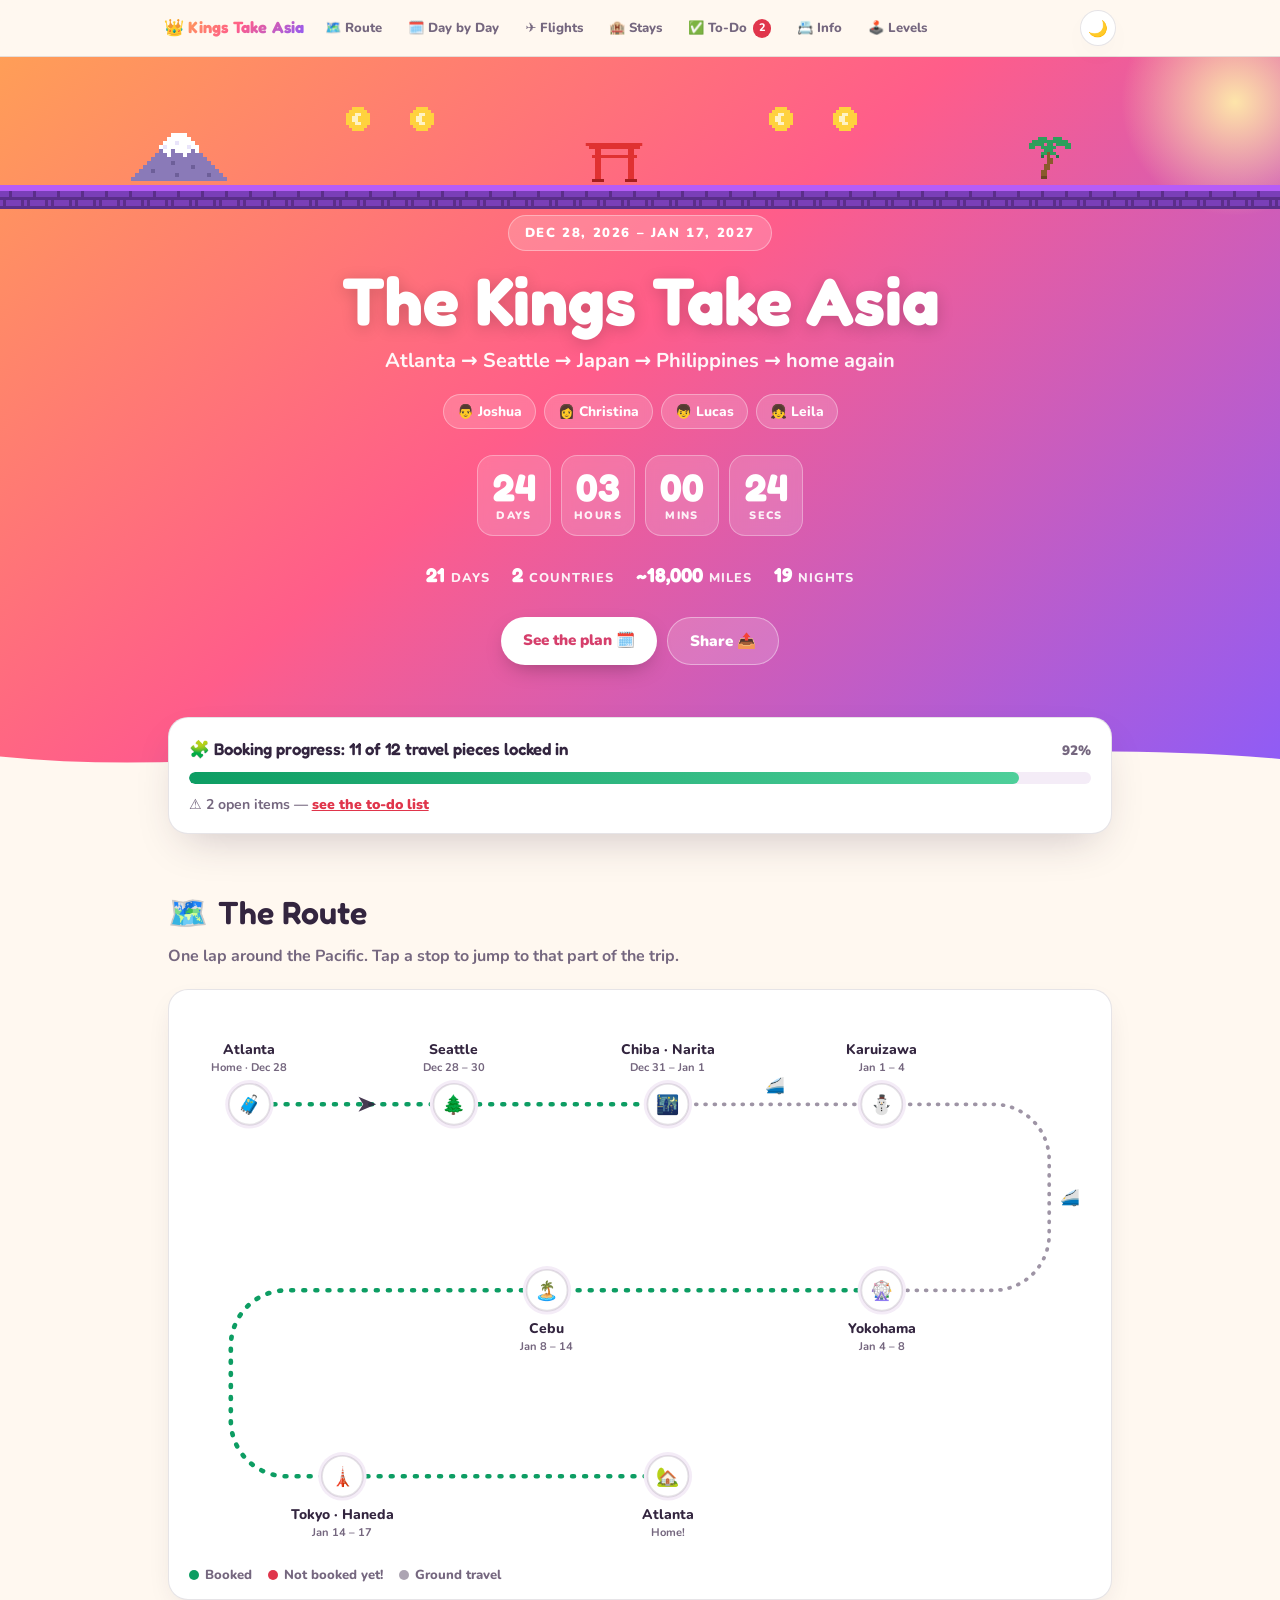
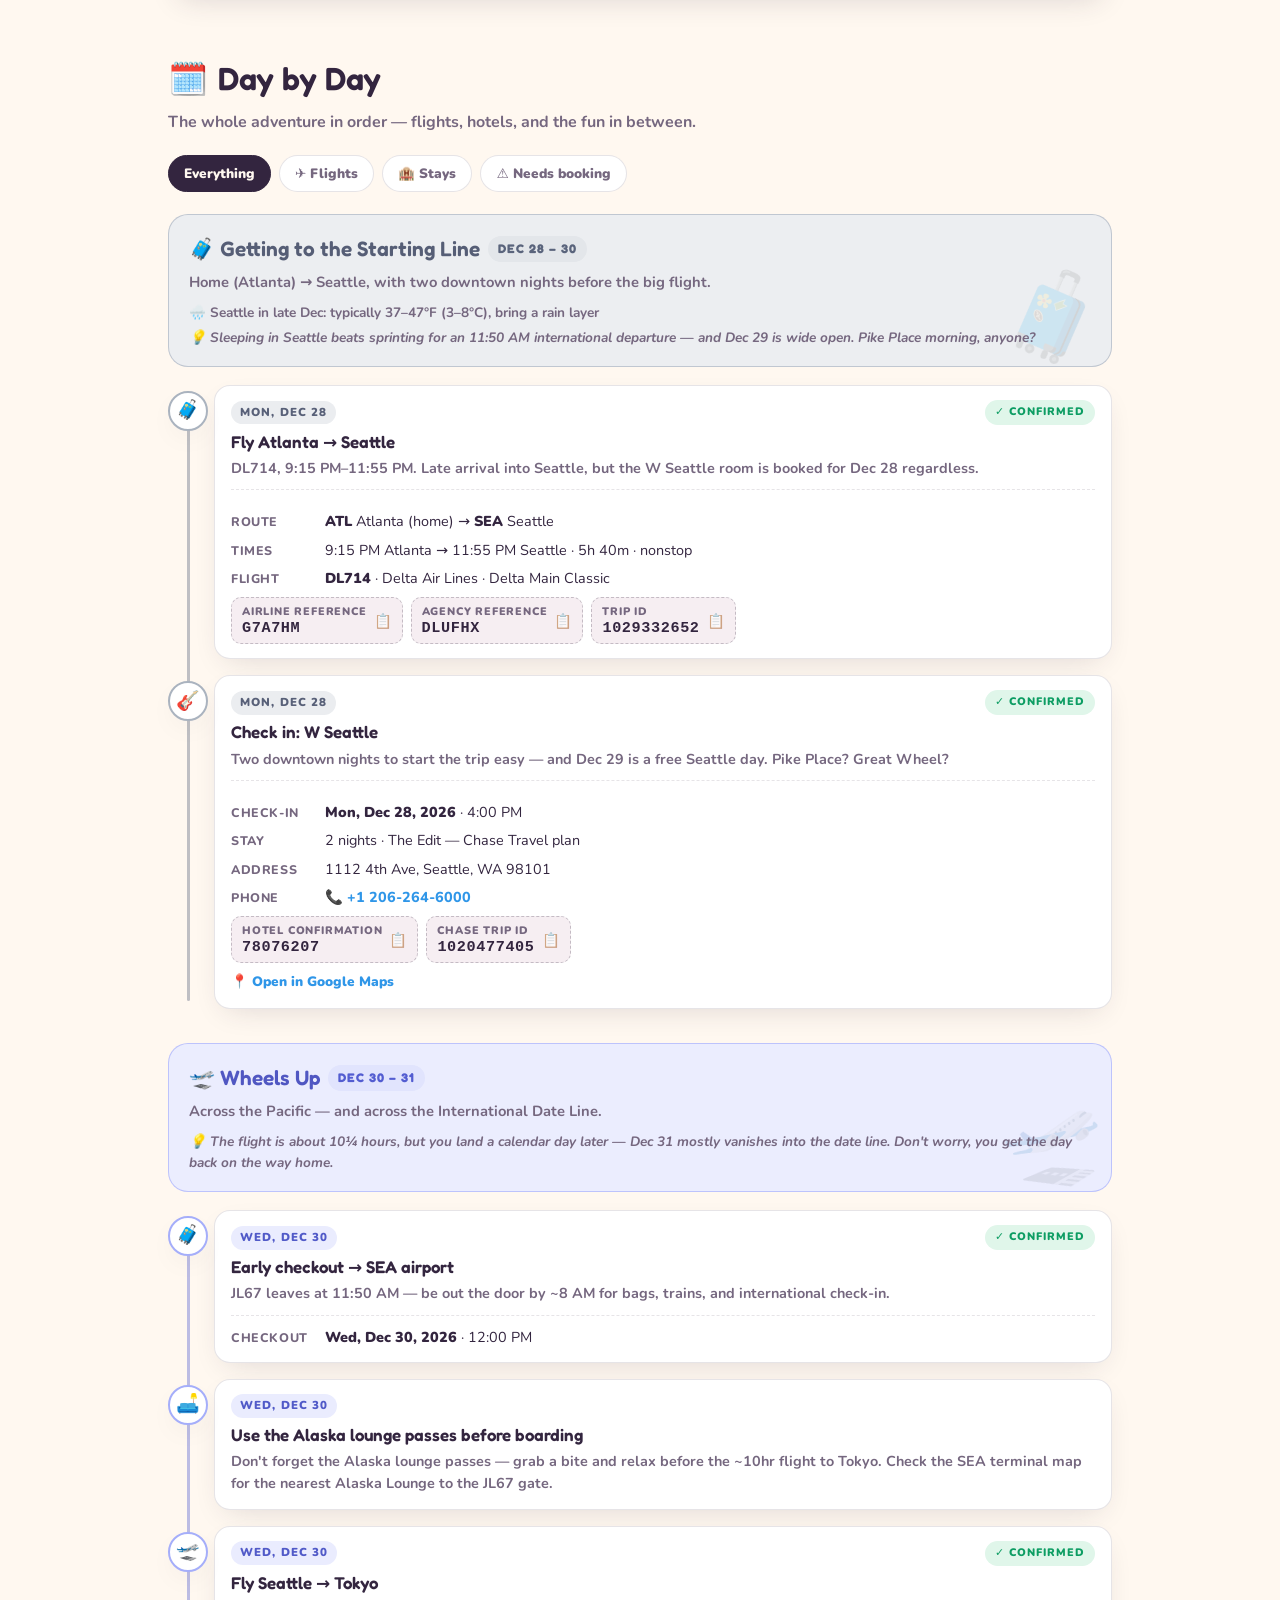
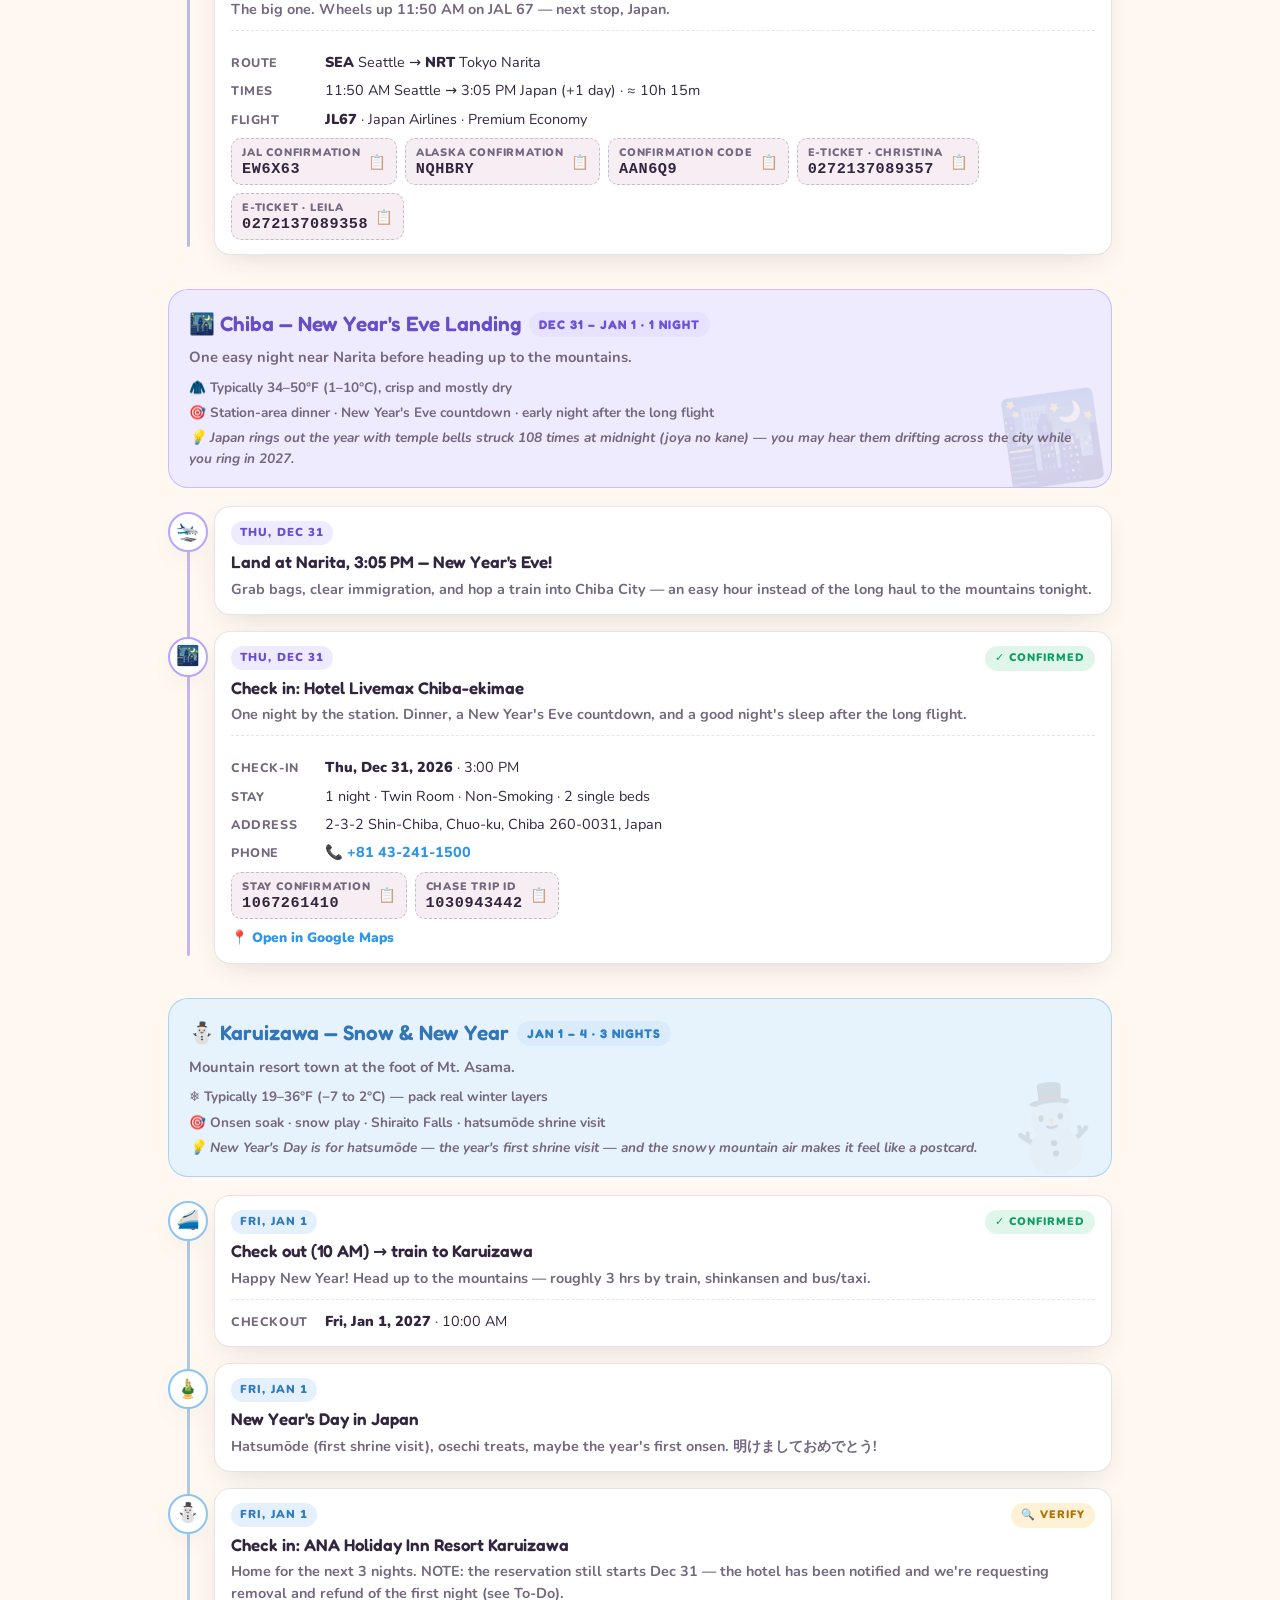
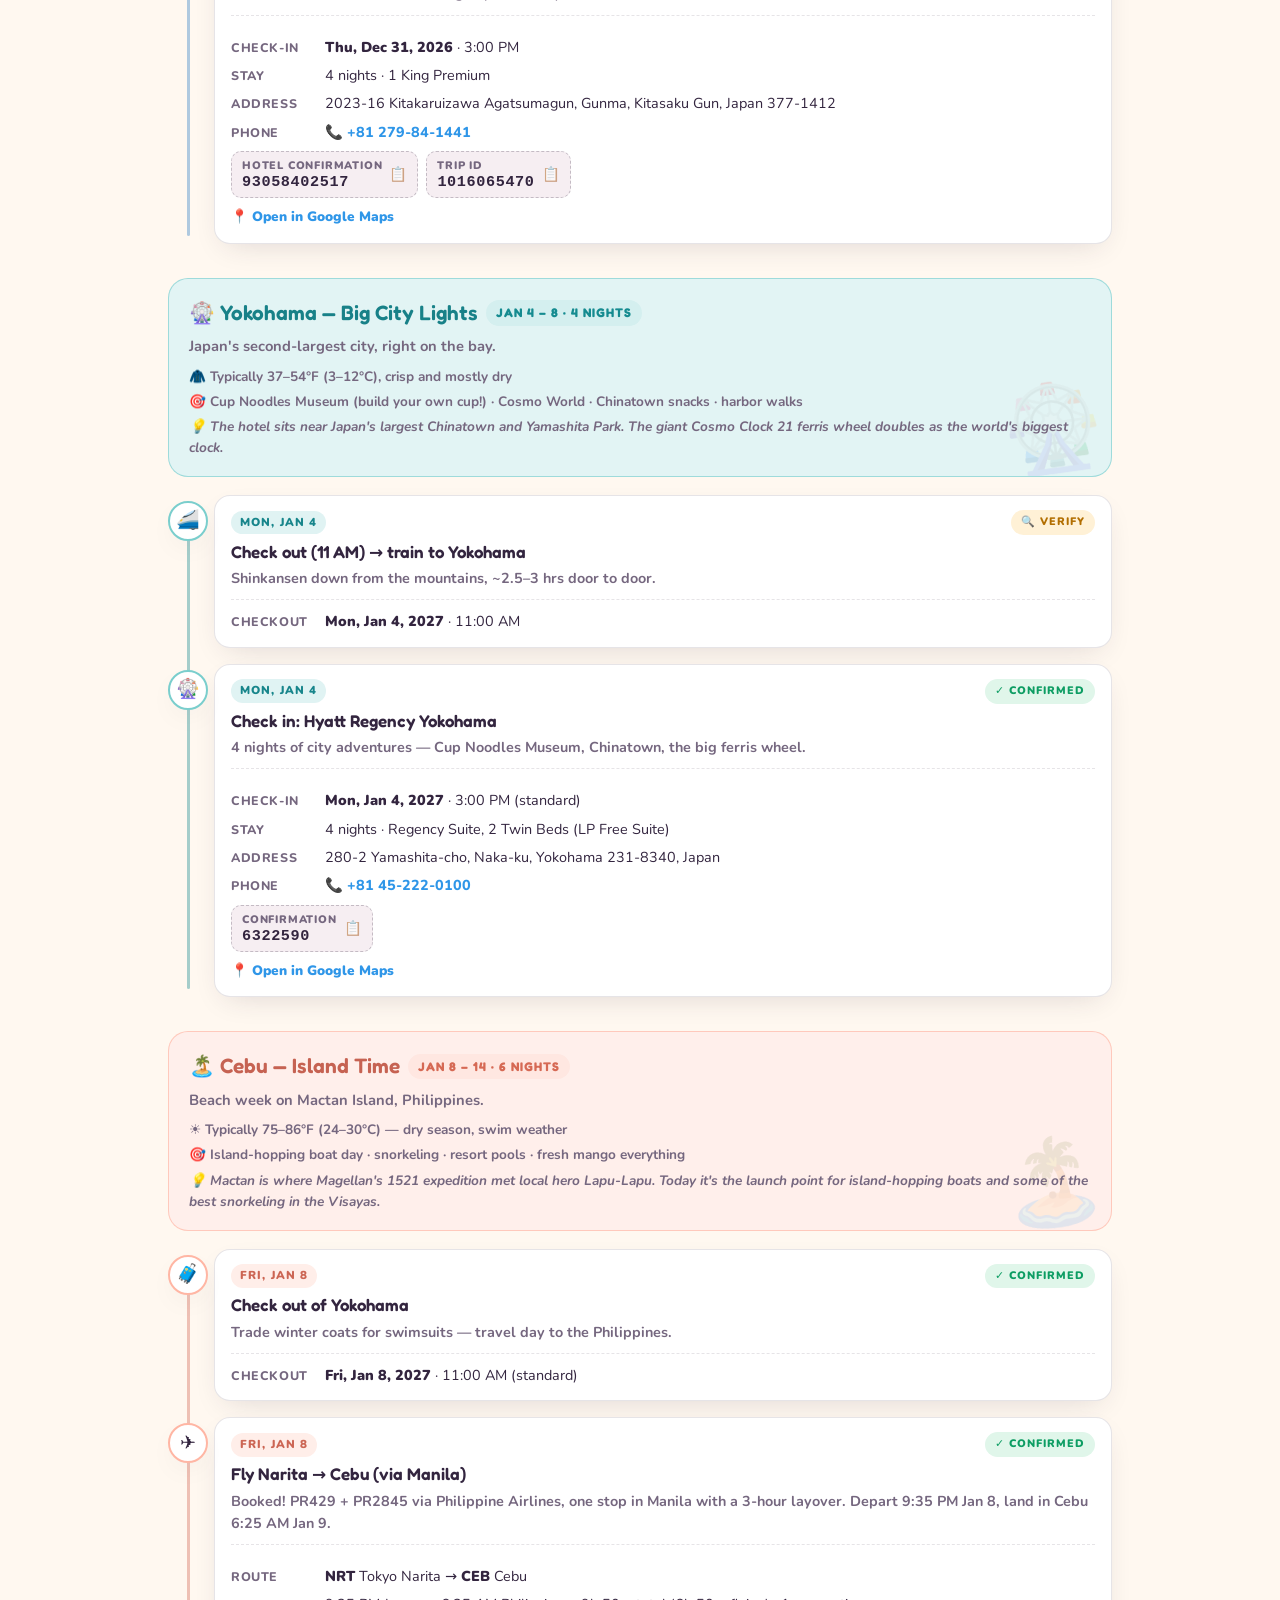
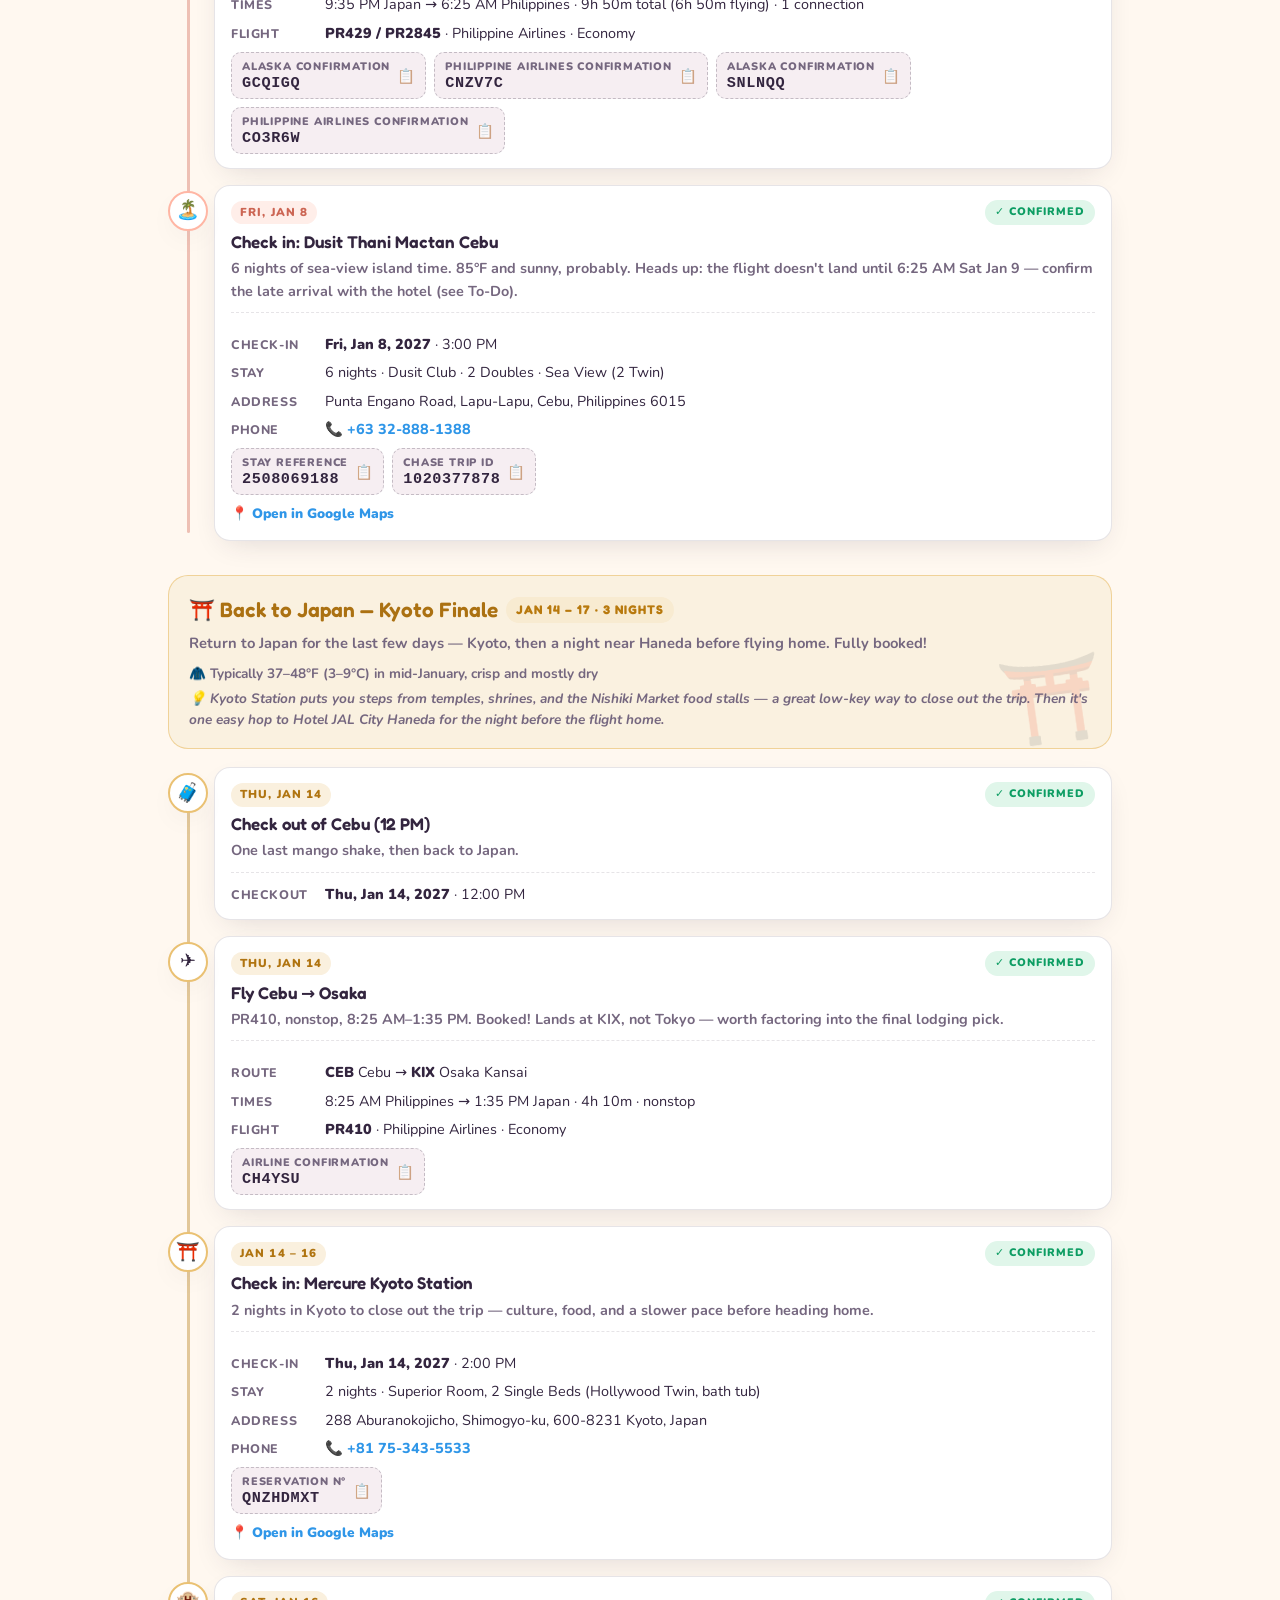
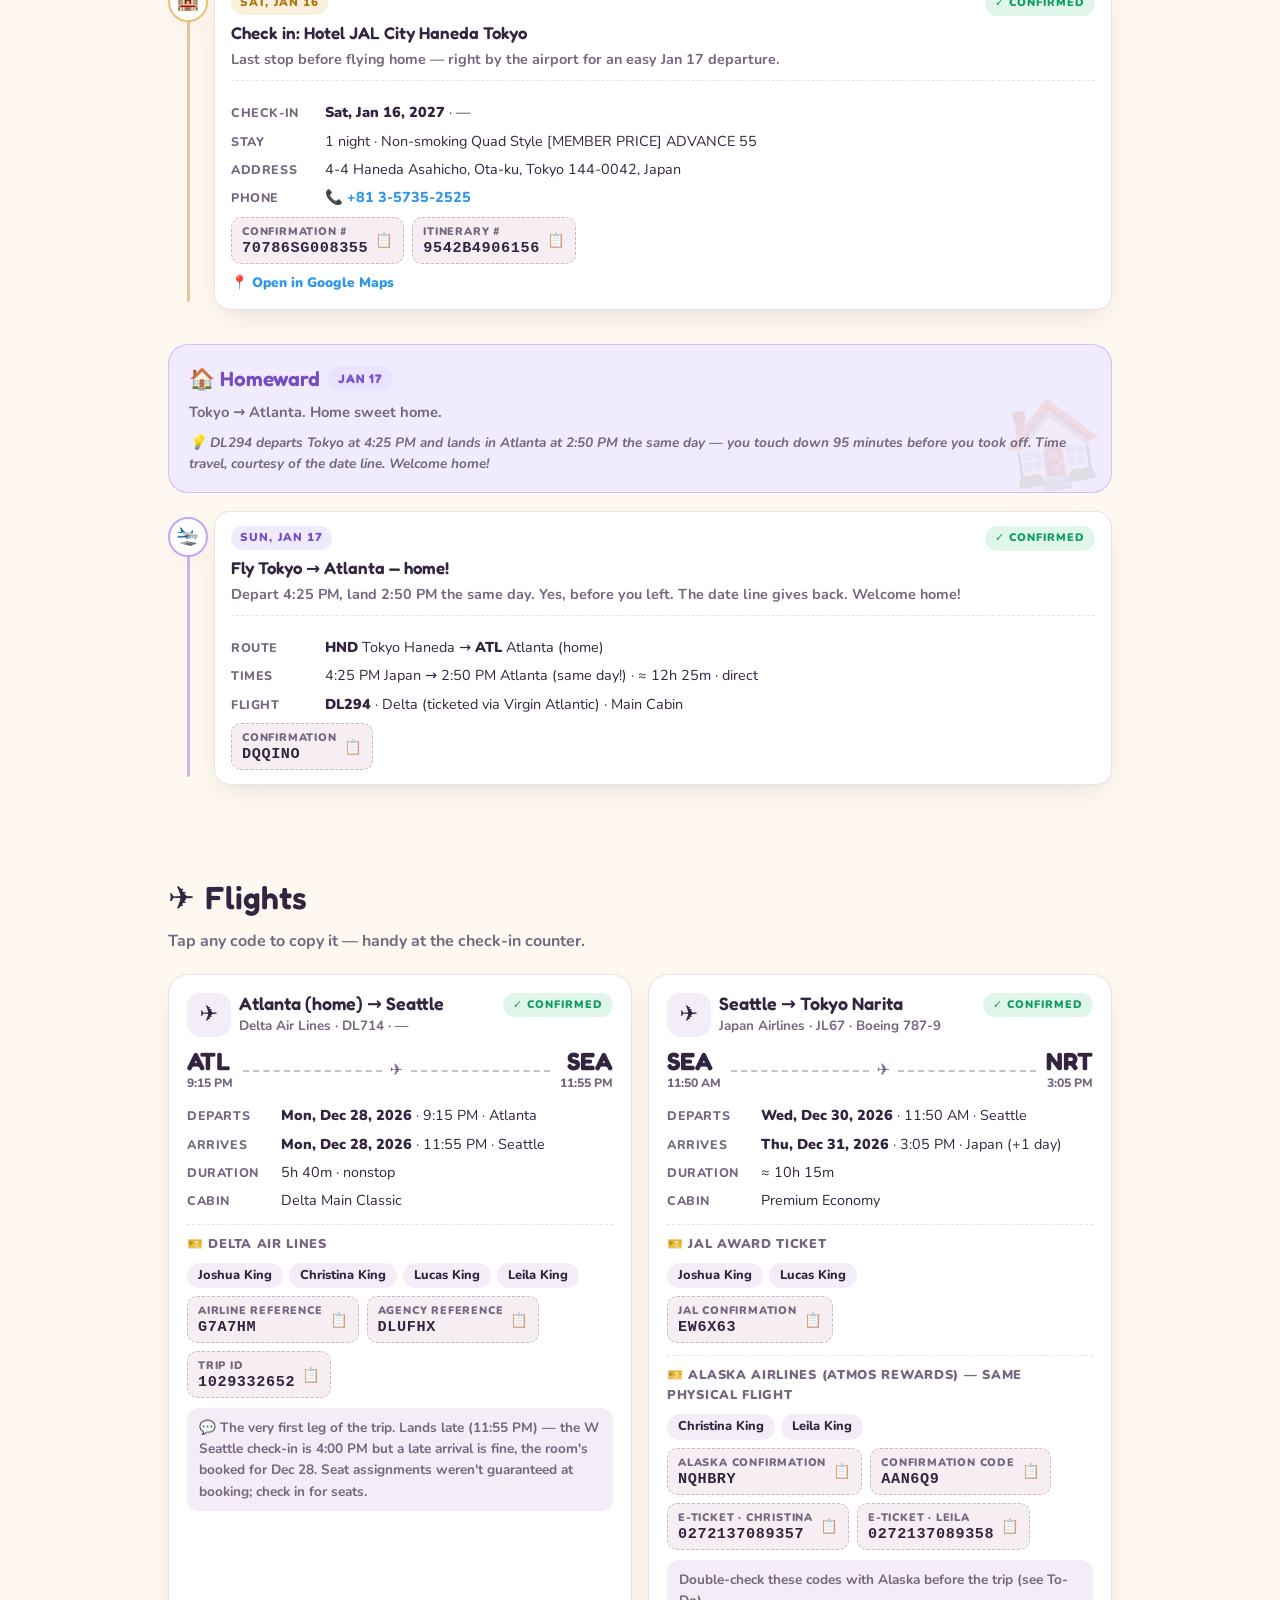
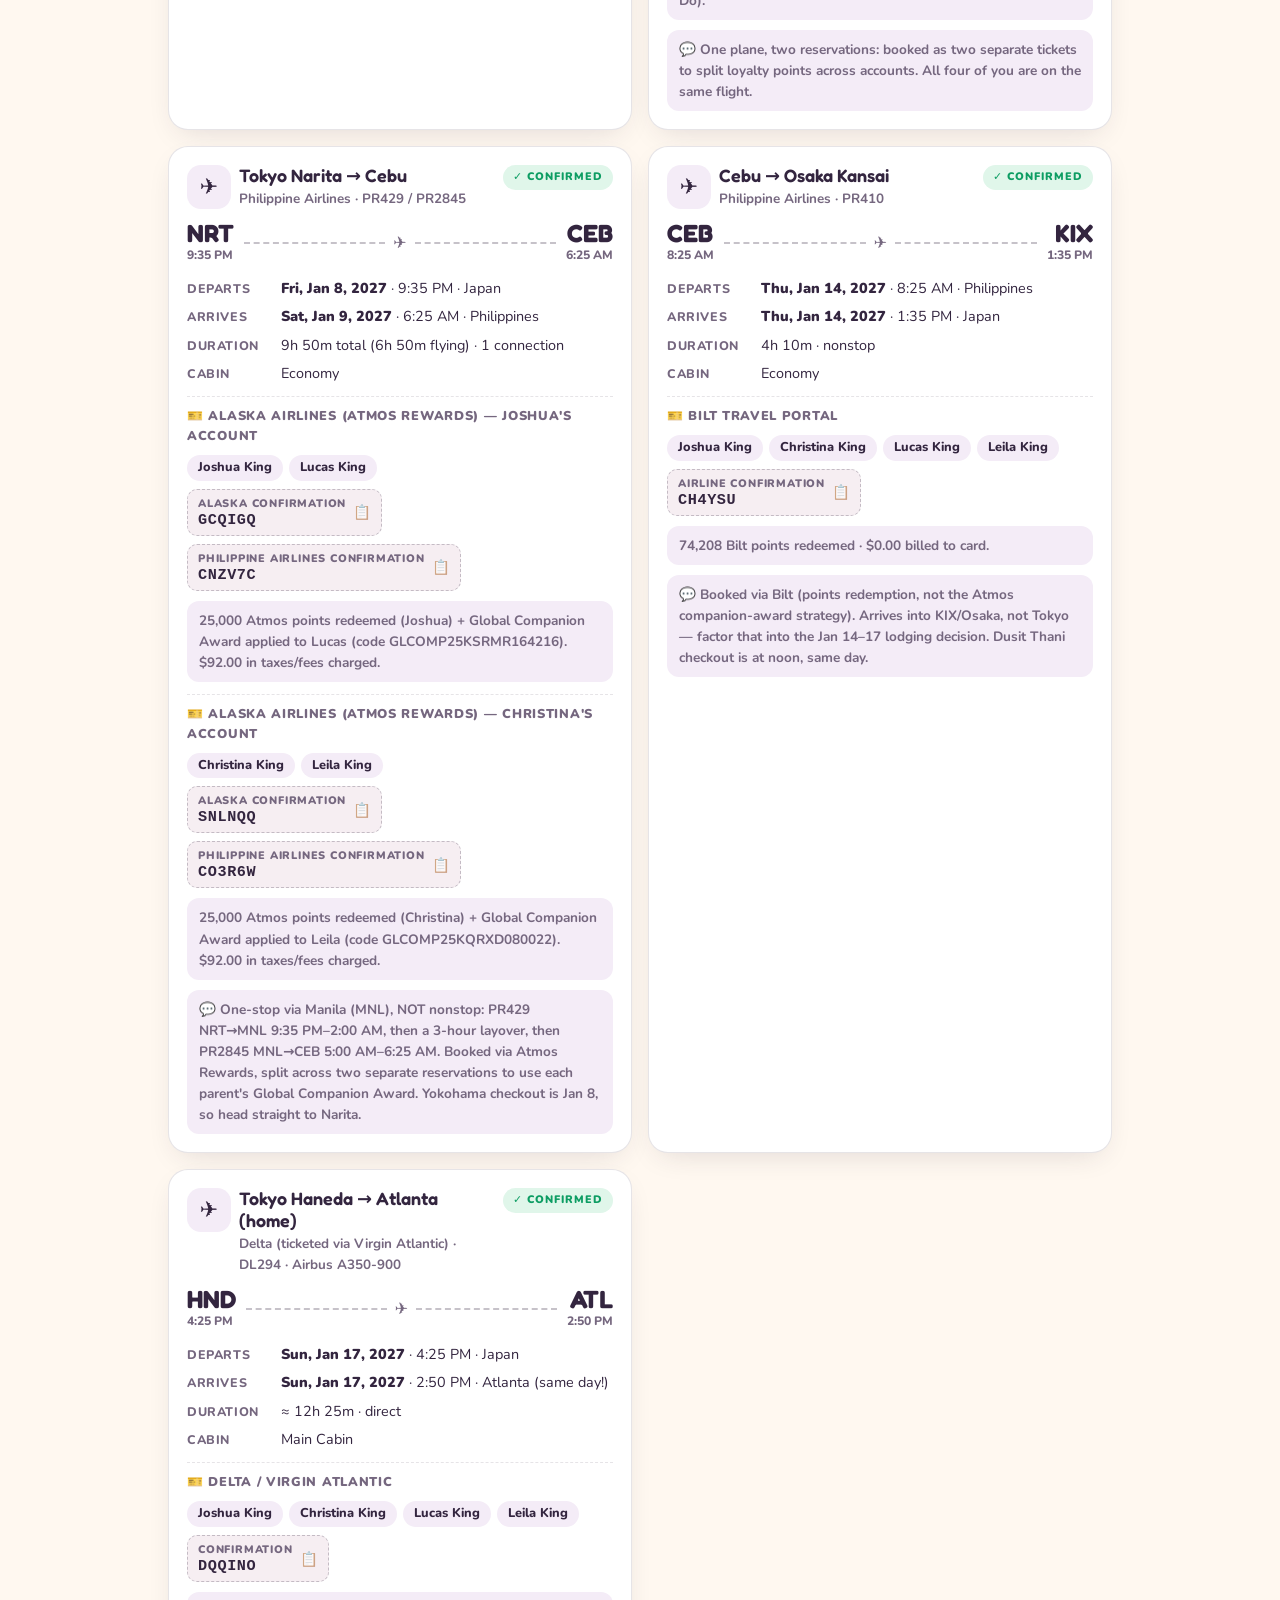
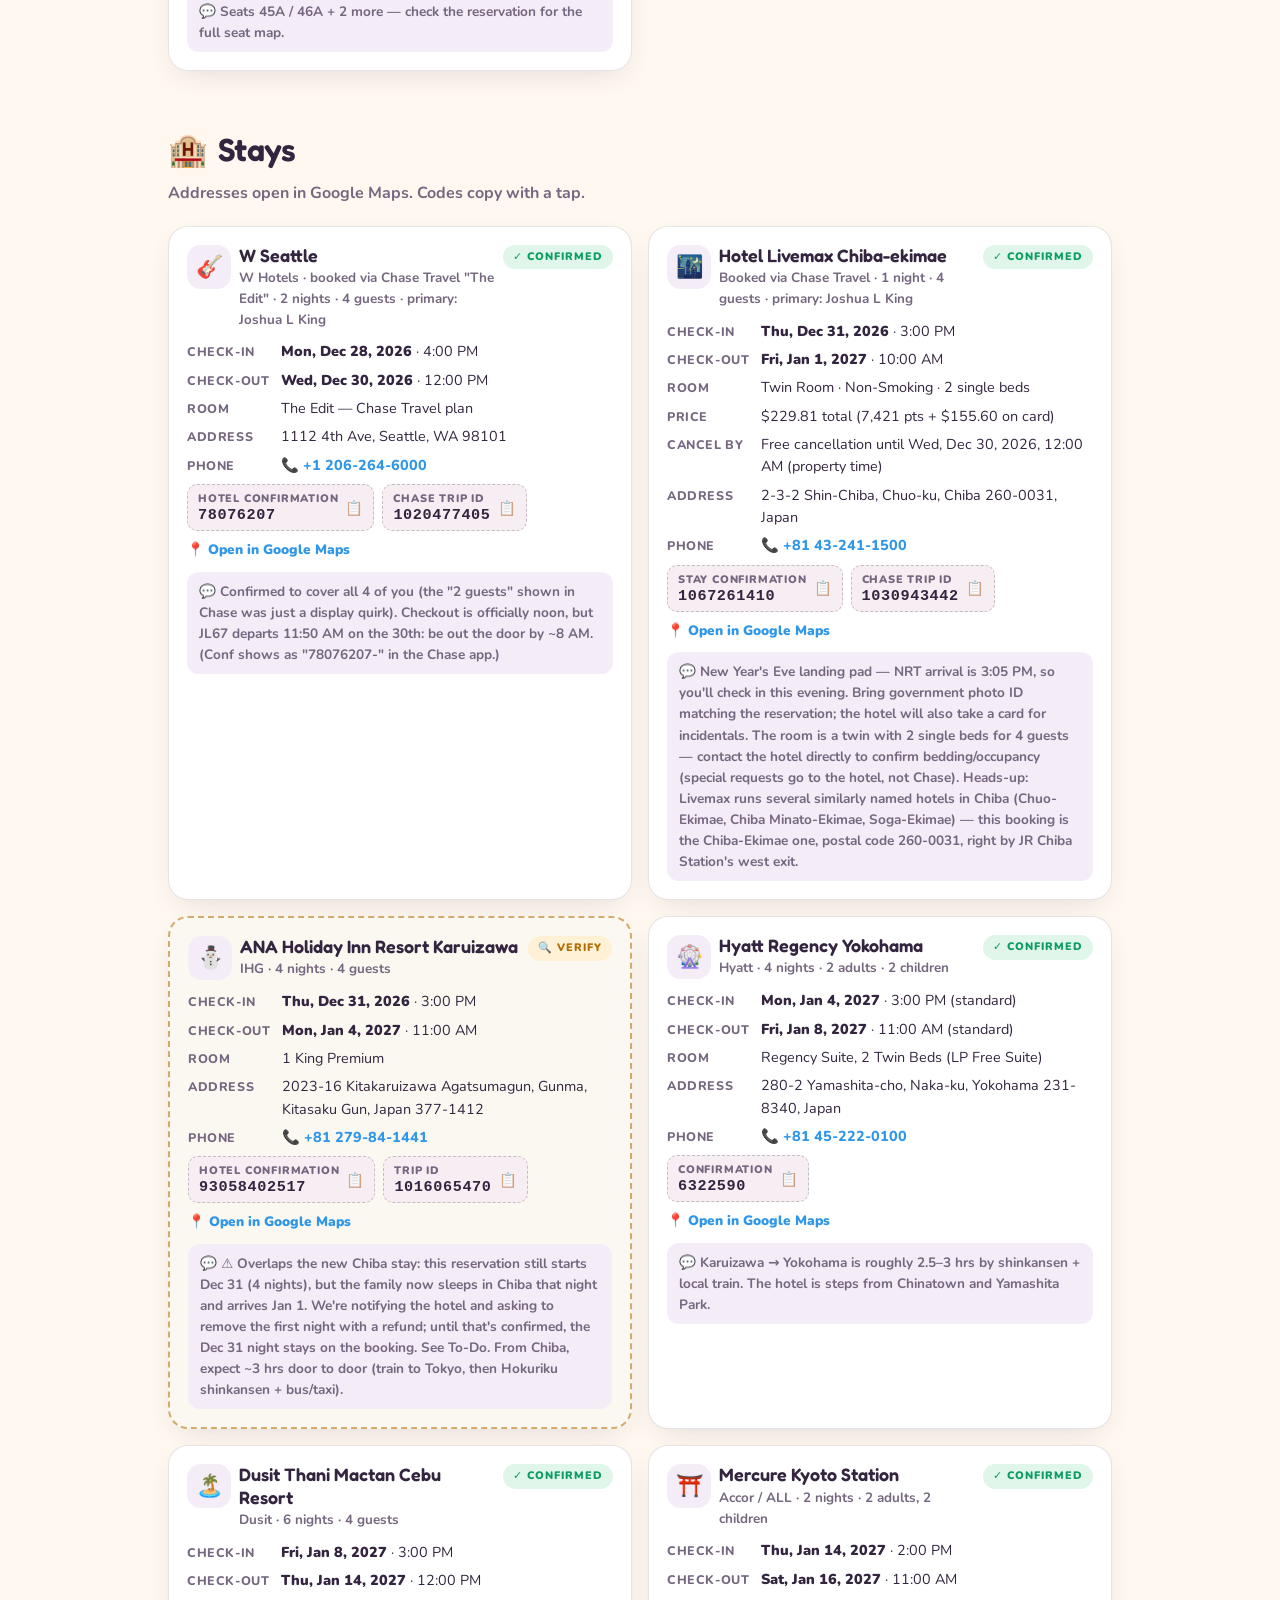
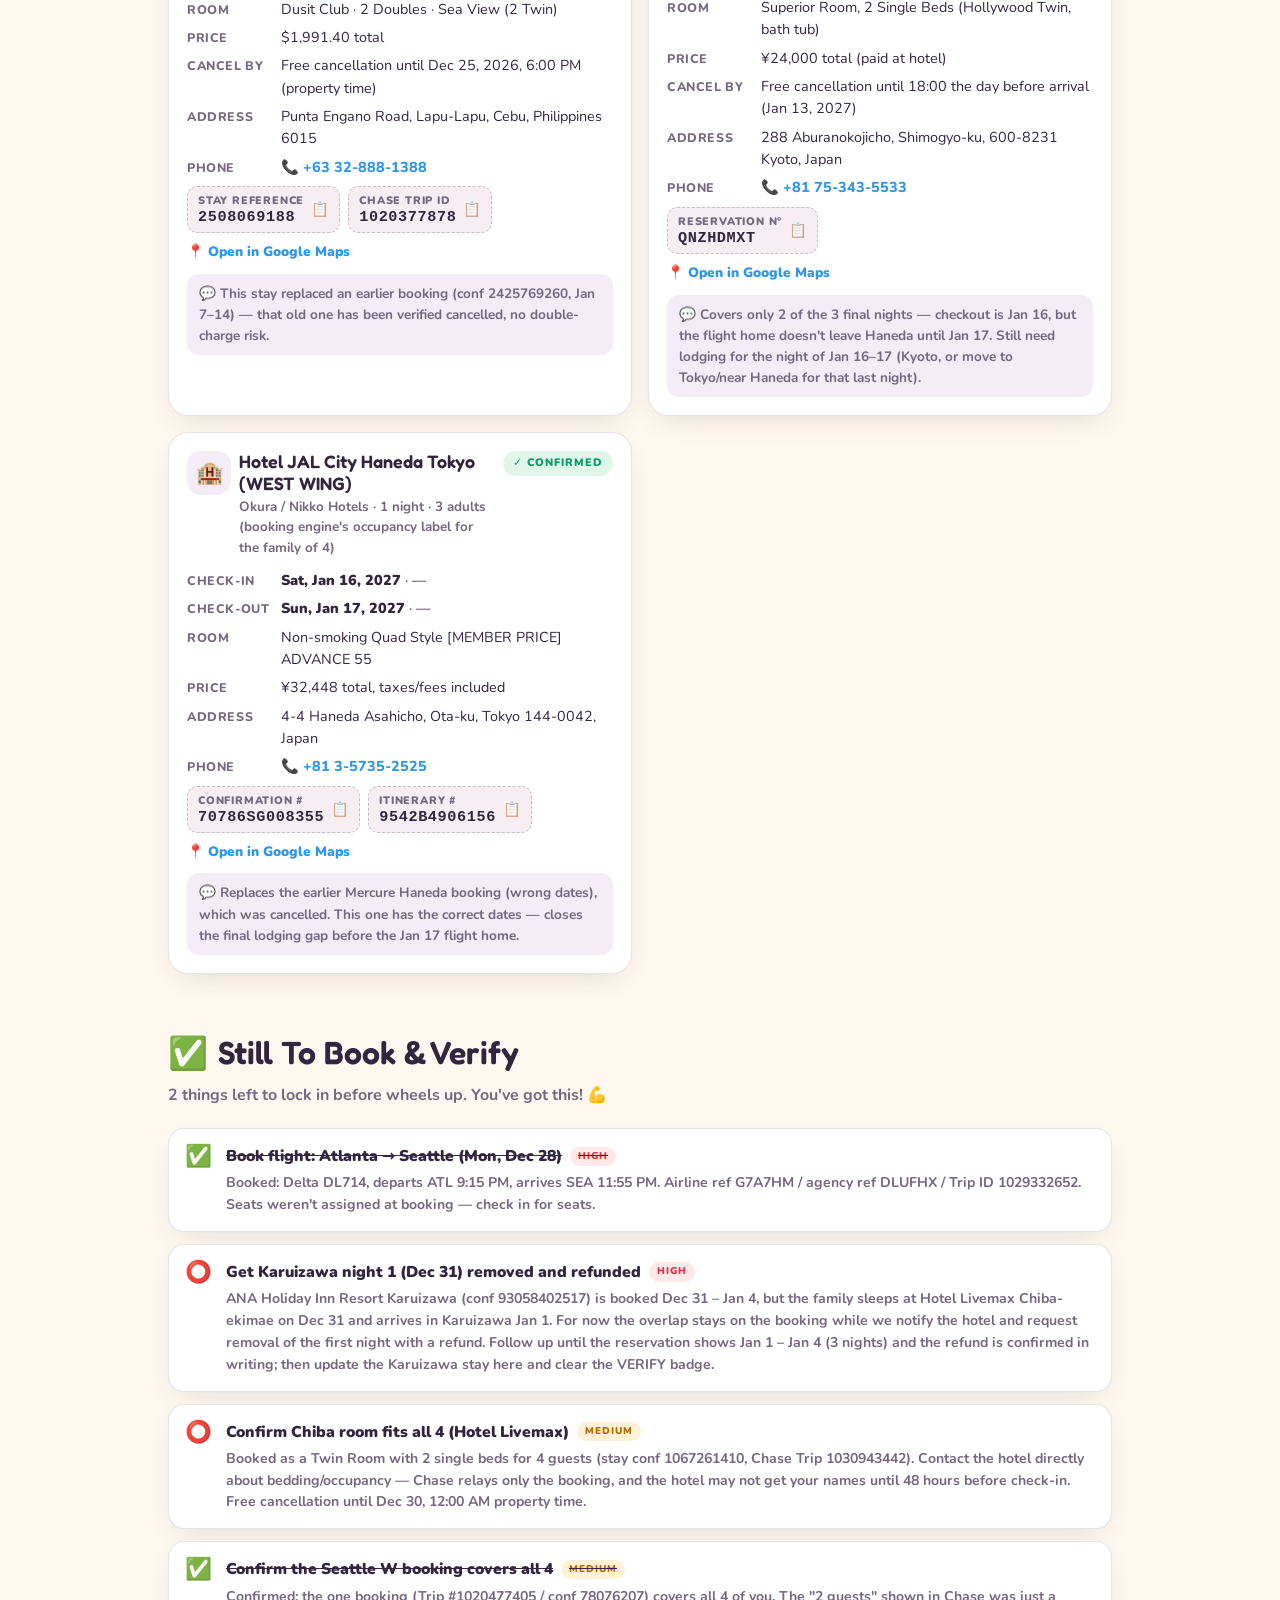
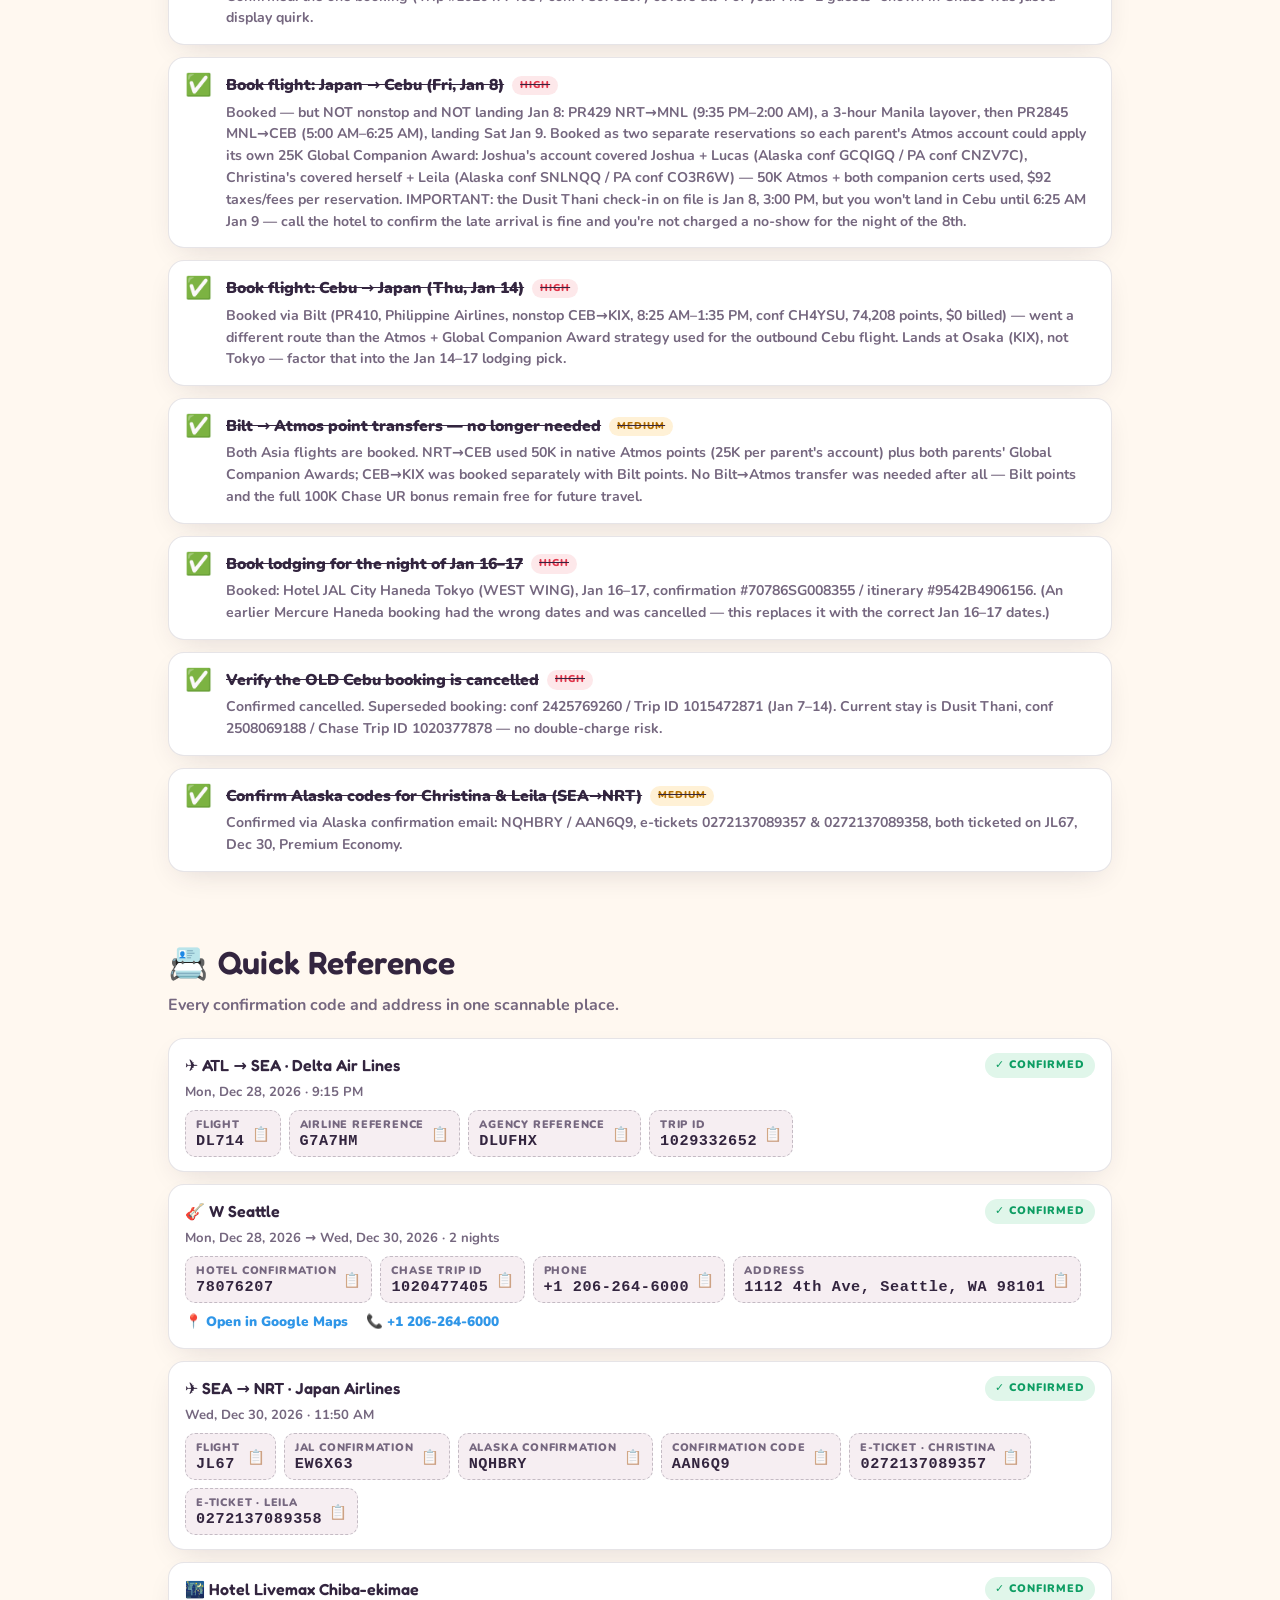
<file: index.html>
<!DOCTYPE html>
<html lang="en" data-trip="home">
<head>
  <meta charset="UTF-8">
  <meta name="viewport" content="width=device-width, initial-scale=1, viewport-fit=cover">
  <title>The Kings Take Asia ✈️ Dec 2026 – Jan 2027</title>

  <!-- Private trip site: keep out of search engines -->
  <meta name="robots" content="noindex, nofollow, noarchive">
  <meta name="description" content="King family trip itinerary — Japan & Philippines, Dec 2026–Jan 2027.">

  <meta name="theme-color" content="#ff5d8a">
  <link rel="manifest" href="manifest.webmanifest">
  <link rel="icon" href="icons/favicon.svg" type="image/svg+xml">
  <link rel="apple-touch-icon" href="icons/apple-touch-icon.png">
  <meta name="apple-mobile-web-app-capable" content="yes">
  <meta name="apple-mobile-web-app-status-bar-style" content="black-translucent">
  <meta name="apple-mobile-web-app-title" content="Asia Trip">

  <link rel="preconnect" href="https://fonts.googleapis.com">
  <link rel="preconnect" href="https://fonts.gstatic.com" crossorigin>
  <link rel="stylesheet" href="https://fonts.googleapis.com/css2?family=Fredoka:wght@500;600;700&family=Nunito:wght@400;600;700;800;900&display=swap">

  <link rel="stylesheet" href="styles.css">
</head>
<body>

  <header class="nav" id="top">
    <div class="nav-inner">
      <a class="brand" href="#top">👑 <span>Kings&nbsp;Take&nbsp;Asia</span></a>
      <nav class="nav-links" aria-label="Sections">
        <a href="#route">🗺️ Route</a>
        <a href="#timeline">🗓️ Day&nbsp;by&nbsp;Day</a>
        <a href="#flights">✈️ Flights</a>
        <a href="#hotels">🏨 Stays</a>
        <a href="#todo">✅ To-Do <span class="todo-count" id="todoCount"></span></a>
        <a href="#info">📇 Info</a>
        <a href="#levels">🕹️ Levels</a>
      </nav>
      <button class="theme-toggle" id="themeToggle" aria-label="Toggle dark mode" title="Toggle dark mode">🌙</button>
    </div>
  </header>

  <main>
    <!-- ============ HERO ============ -->
    <section class="hero hero--px">
      <div class="hero-decor" aria-hidden="true">
        <span class="hero-sun"></span>
      </div>
      <div class="pixel-scene" id="pixelScene" aria-hidden="true"></div>
      <div class="hero-inner">
        <p class="hero-kicker" id="heroDates">Dec 28, 2026 – Jan 17, 2027</p>
        <h1 id="heroTitle">The Kings Take Asia</h1>
        <p class="hero-sub" id="heroSub">Atlanta → Seattle → Japan → Philippines → home again</p>

        <div class="travelers" id="travelers"></div>

        <div class="countdown" id="countdown" aria-live="polite"></div>

        <div class="hero-stats" id="heroStats"></div>

        <div class="hero-actions">
          <a class="btn btn-light" href="#timeline">See the plan 🗓️</a>
          <button class="btn btn-ghost" id="shareBtn">Share 📤</button>
        </div>
      </div>
      <div class="hero-wave" aria-hidden="true">
        <svg viewBox="0 0 1440 90" preserveAspectRatio="none"><path d="M0,50 C240,95 480,0 720,35 C960,70 1200,15 1440,55 L1440,90 L0,90 Z" fill="var(--bg)"/></svg>
      </div>
    </section>

    <!-- booking progress card overlapping the hero -->
    <div class="wrap">
      <div class="progress-card reveal" id="progressCard"></div>
    </div>

    <!-- ============ ROUTE MAP ============ -->
    <section class="wrap" id="route">
      <h2 class="section-title"><span>🗺️</span> The Route</h2>
      <p class="section-sub">One lap around the Pacific. Tap a stop to jump to that part of the trip.</p>
      <div class="map-card reveal">
        <div class="map-scroll" id="routeMap"></div>
        <div class="map-legend">
          <span class="lg"><i class="dot dot-ok"></i> Booked</span>
          <span class="lg"><i class="dot dot-bad"></i> Not booked yet!</span>
          <span class="lg"><i class="dot dot-ground"></i> Ground travel</span>
        </div>
      </div>
    </section>

    <!-- ============ TIMELINE ============ -->
    <section class="wrap" id="timeline">
      <h2 class="section-title"><span>🗓️</span> Day by Day</h2>
      <p class="section-sub">The whole adventure in order — flights, hotels, and the fun in between.</p>
      <div class="filters" id="filters" role="group" aria-label="Filter timeline">
        <button class="chip" data-filter="all" aria-pressed="true">Everything</button>
        <button class="chip" data-filter="flight" aria-pressed="false">✈️ Flights</button>
        <button class="chip" data-filter="hotel" aria-pressed="false">🏨 Stays</button>
        <button class="chip chip-alert" data-filter="needed" aria-pressed="false">⚠️ Needs booking</button>
      </div>
      <div id="timelineList"></div>
    </section>

    <!-- ============ FLIGHTS ============ -->
    <section class="wrap" id="flights">
      <h2 class="section-title"><span>✈️</span> Flights</h2>
      <p class="section-sub">Tap any code to copy it — handy at the check-in counter.</p>
      <div class="card-grid" id="flightCards"></div>
    </section>

    <!-- ============ HOTELS ============ -->
    <section class="wrap" id="hotels">
      <h2 class="section-title"><span>🏨</span> Stays</h2>
      <p class="section-sub">Addresses open in Google Maps. Codes copy with a tap.</p>
      <div class="card-grid" id="hotelCards"></div>
    </section>

    <!-- ============ TO-DO ============ -->
    <section class="wrap" id="todo">
      <h2 class="section-title"><span>✅</span> Still To Book &amp; Verify</h2>
      <p class="section-sub" id="todoSub"></p>
      <div id="todoList"></div>
    </section>

    <!-- ============ QUICK REFERENCE ============ -->
    <section class="wrap" id="info">
      <h2 class="section-title"><span>📇</span> Quick Reference</h2>
      <p class="section-sub">Every confirmation code and address in one scannable place.</p>
      <div id="quickRef"></div>

      <h2 class="section-title mt"><span>💡</span> Good to Know</h2>
      <div class="know-grid" id="goodToKnow"></div>
    </section>

    <!-- ============ LEVEL SELECT (past trips) ============ -->
    <section class="wrap" id="levels">
      <h2 class="section-title"><span>🕹️</span> Level Select</h2>
      <p class="section-sub">The King family adventures so far — tap a level to relive it.</p>
      <div class="level-grid" id="levelGrid"></div>
    </section>
  </main>

  <footer class="footer">
    <p><strong>🔒 Family &amp; friends only.</strong> This page is unlisted and hidden from search engines.</p>
    <p>📱 On your phone: <em>Share → Add to Home Screen</em> — the itinerary then works offline, even mid-flight.</p>
    <p class="footer-heart">Made with ❤️ for the King family world tour · Update <code>data.js</code> to edit this site</p>
  </footer>

  <div class="toast" id="toast" role="status" aria-live="polite"></div>

  <script src="levels.js"></script>
  <script src="data.js"></script>
  <script src="app.js"></script>
  <script src="pixels.js"></script>
</body>
</html>
</file>
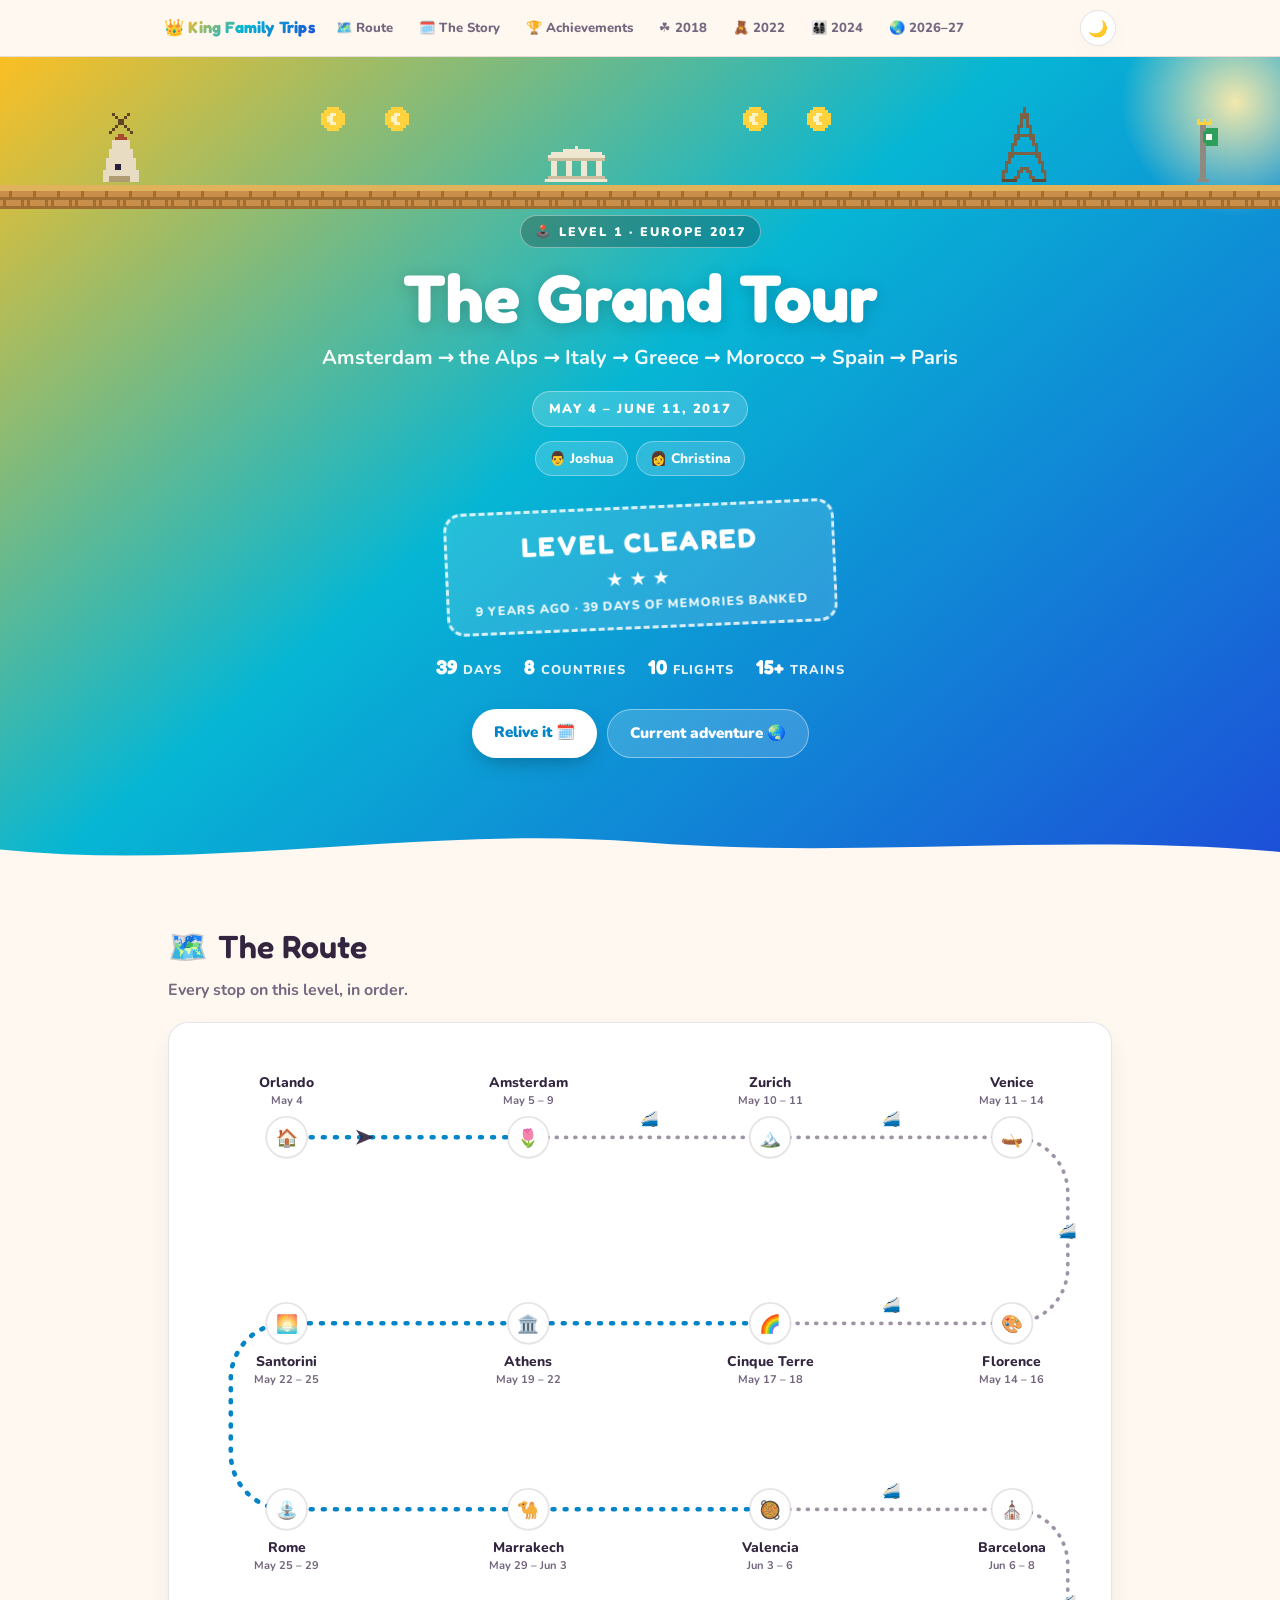
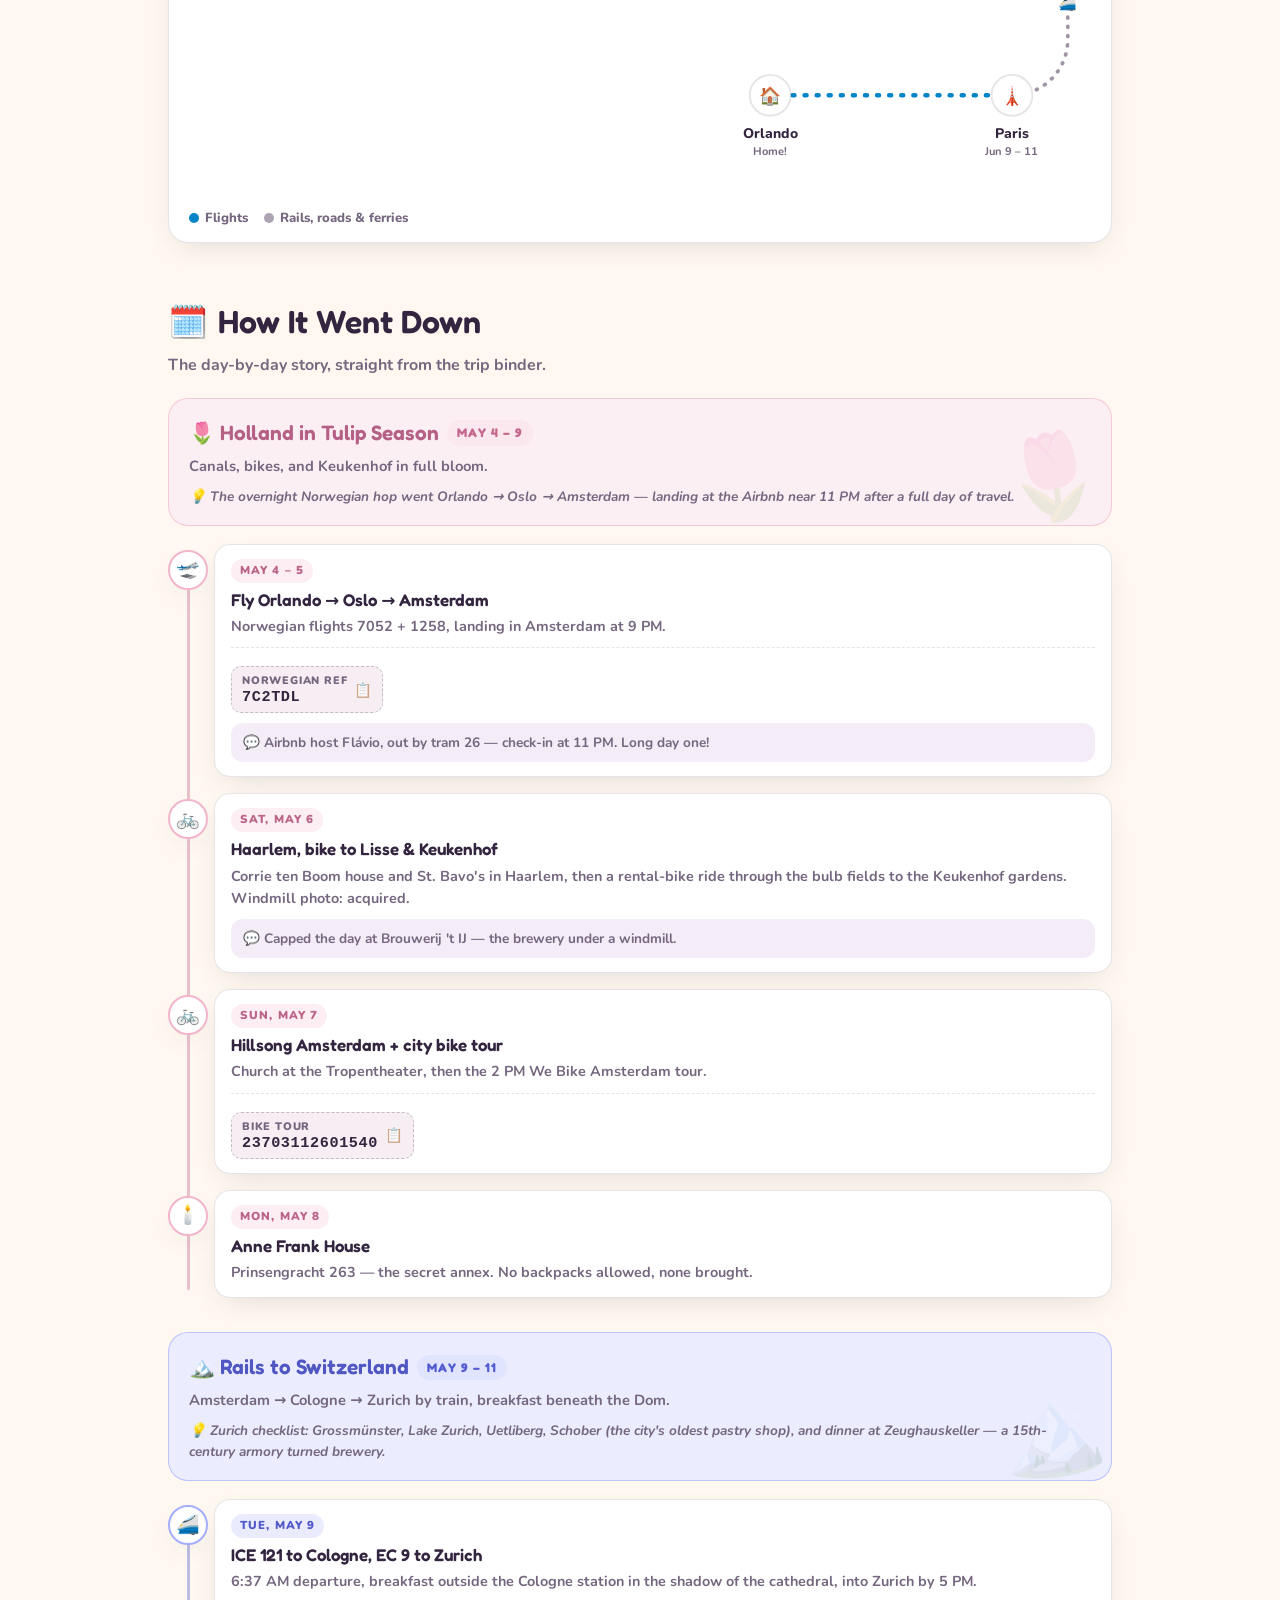
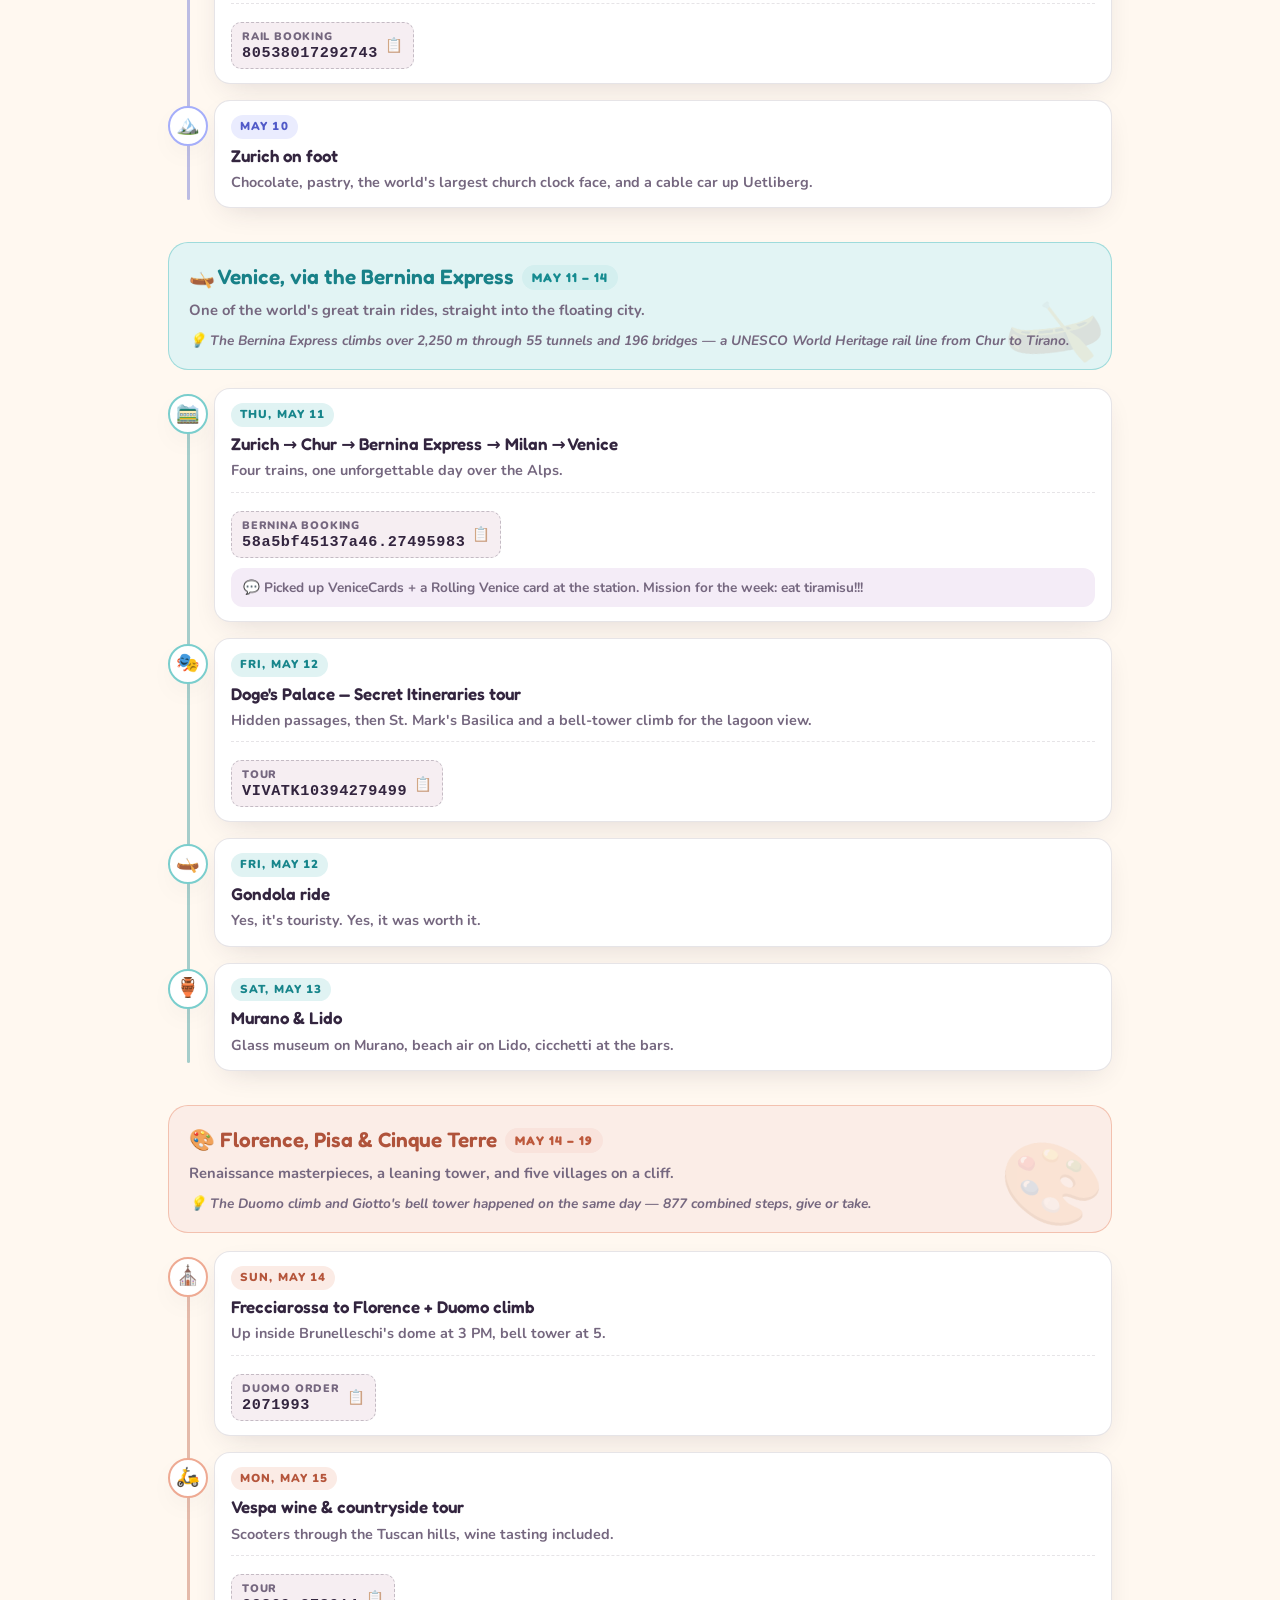
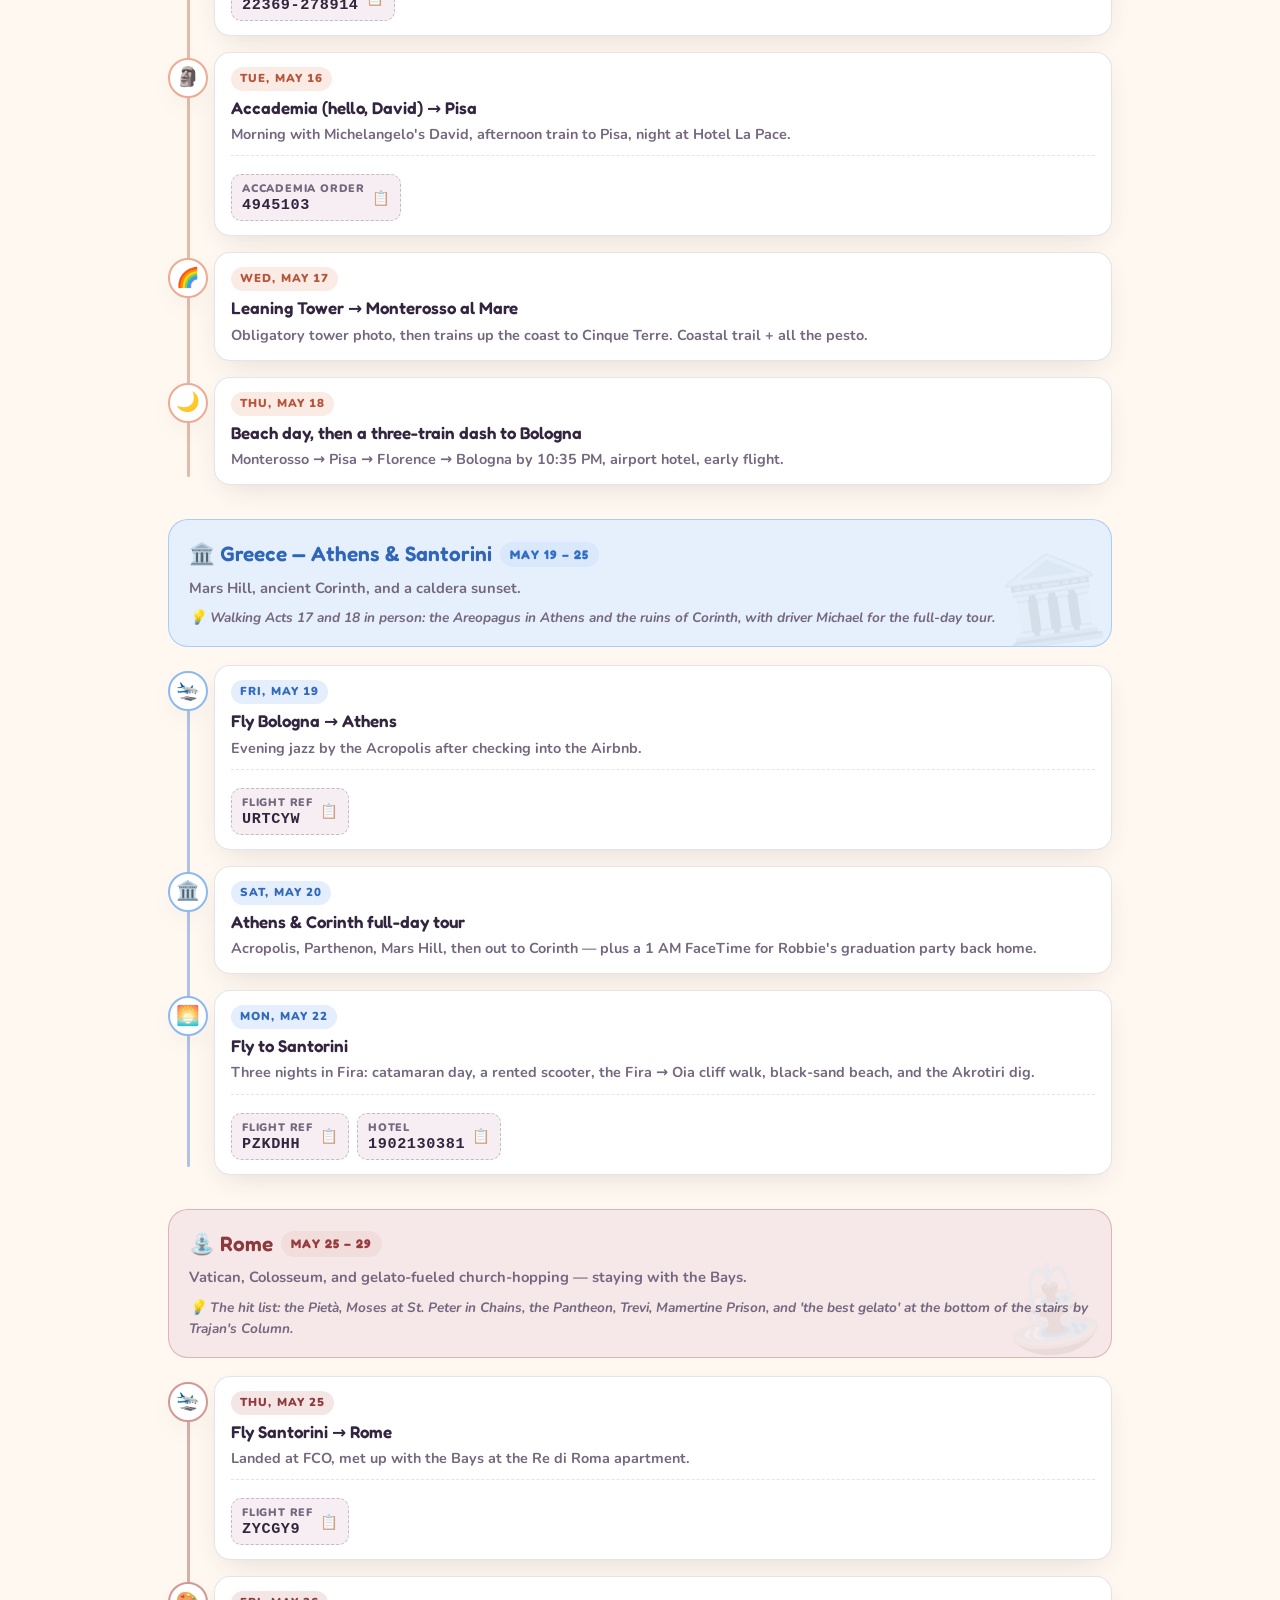
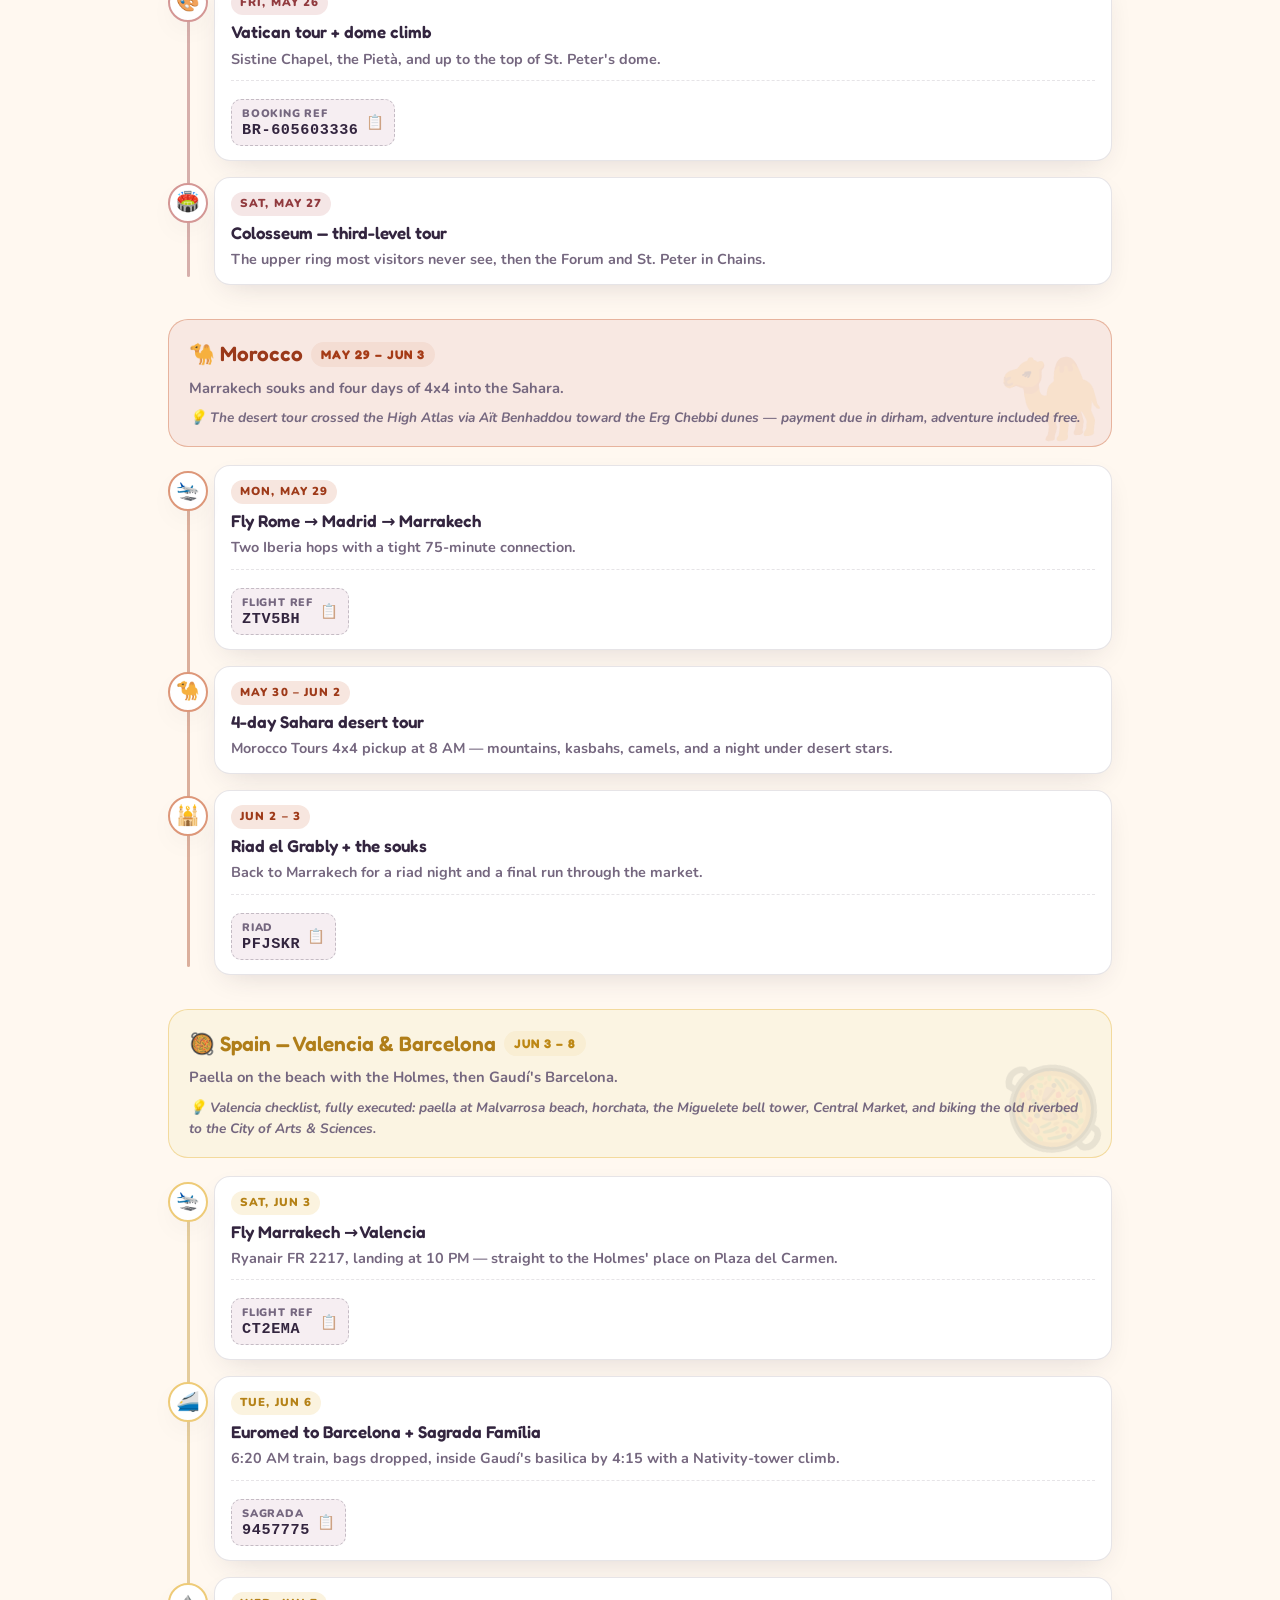
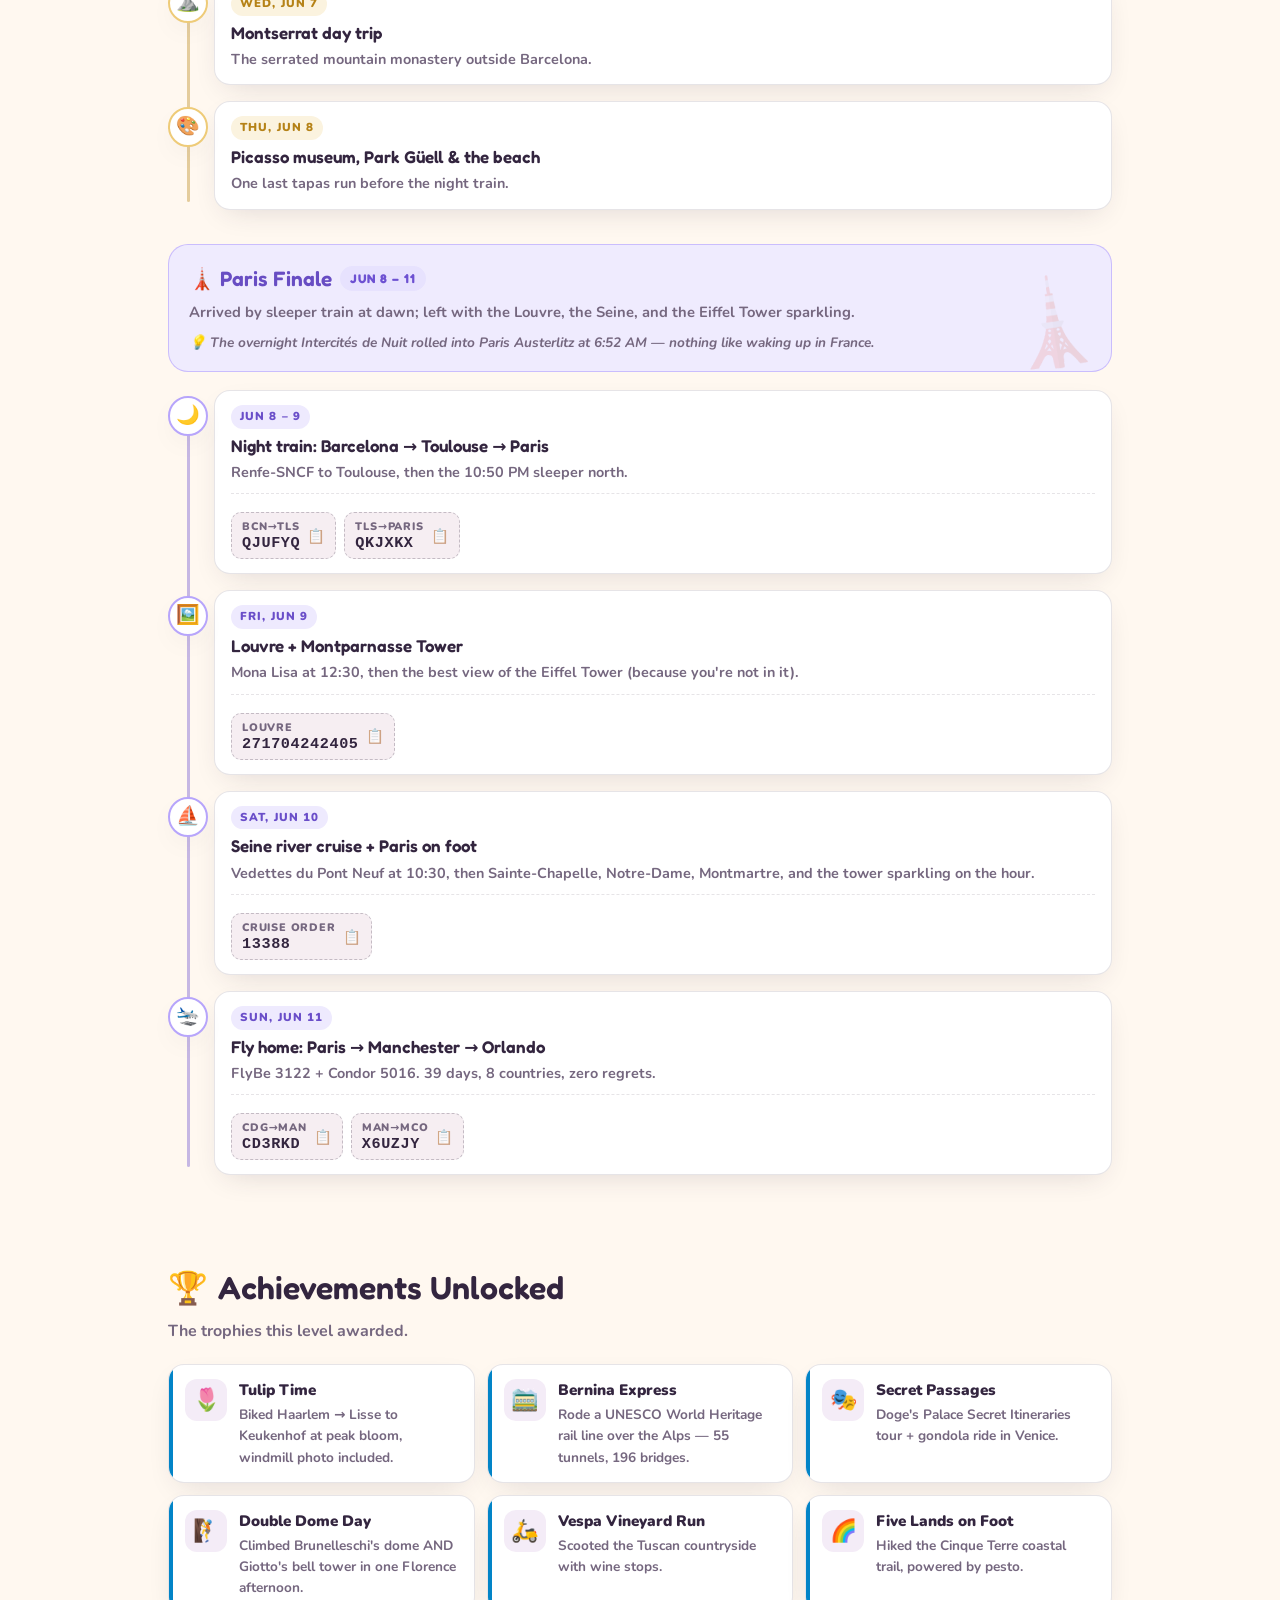
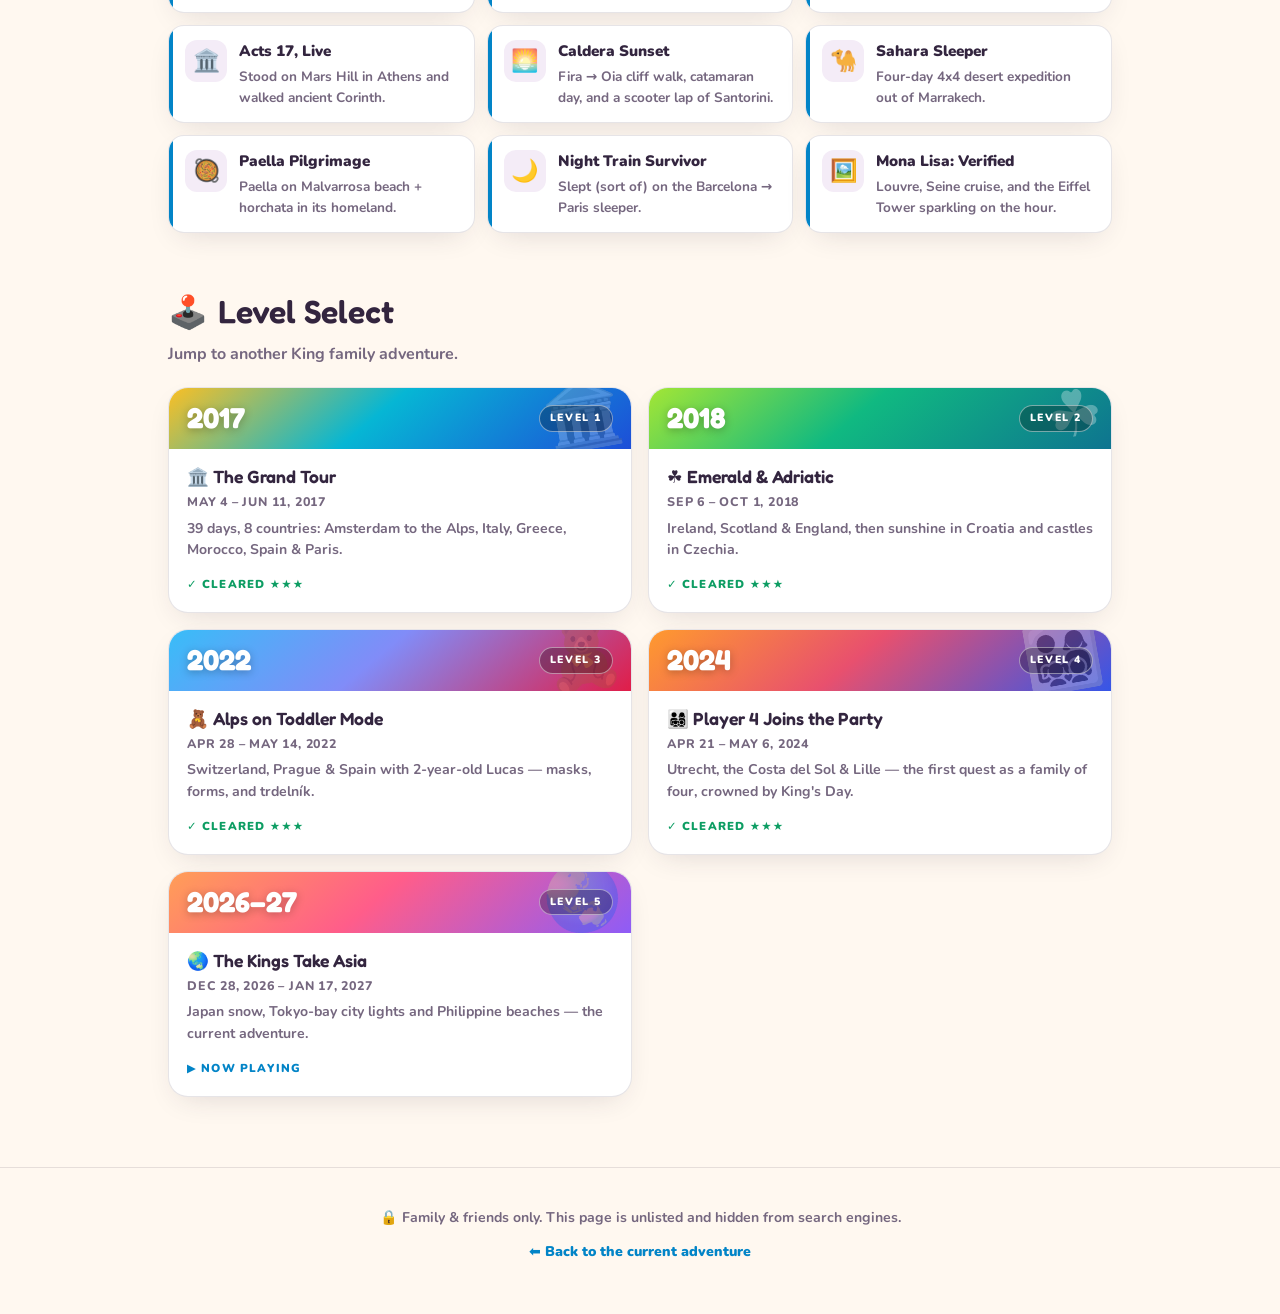
<file: 2017/index.html>
<!DOCTYPE html>
<html lang="en" data-trip="t2017">
<head>
  <meta charset="UTF-8">
  <meta name="viewport" content="width=device-width, initial-scale=1, viewport-fit=cover">
  <title>Europe 2017 · The Grand Tour 👑</title>

  <meta name="robots" content="noindex, nofollow, noarchive">
  <meta name="description" content="King family trip archive — Europe 2017.">

  <meta name="theme-color" content="#0284c7">
  <link rel="manifest" href="/manifest.webmanifest">
  <link rel="icon" href="/icons/favicon.svg" type="image/svg+xml">
  <link rel="apple-touch-icon" href="/icons/apple-touch-icon.png">

  <link rel="preconnect" href="https://fonts.googleapis.com">
  <link rel="preconnect" href="https://fonts.gstatic.com" crossorigin>
  <link rel="stylesheet" href="https://fonts.googleapis.com/css2?family=Fredoka:wght@500;600;700&family=Nunito:wght@400;600;700;800;900&display=swap">

  <link rel="stylesheet" href="/styles.css">
  <link rel="stylesheet" href="/past.css">
</head>
<body>

  <header class="nav" id="top">
    <div class="nav-inner">
      <a class="brand" href="/">👑 <span>King&nbsp;Family&nbsp;Trips</span></a>
      <nav class="nav-links" aria-label="Sections">
        <a href="#route">🗺️ Route</a>
        <a href="#timeline">🗓️ The Story</a>
        <a href="#achievements">🏆 Achievements</a>
        <span id="levelLinks" style="display:contents"></span>
      </nav>
      <button class="theme-toggle" id="themeToggle" aria-label="Toggle dark mode" title="Toggle dark mode">🌙</button>
    </div>
  </header>

  <main>
    <section class="hero hero--px">
      <div class="hero-decor" aria-hidden="true">
        <span class="hero-sun"></span>
      </div>
      <div class="pixel-scene" id="pixelScene" aria-hidden="true"></div>
      <div class="hero-inner">
        <div class="level-chip" id="levelChip"></div>
        <h1 id="heroTitle"></h1>
        <p class="hero-sub" id="heroSub"></p>
        <p class="hero-kicker" id="heroDates"></p>
        <div class="travelers" id="travelers"></div>
        <div class="stamp" id="stamp"></div>
        <div class="hero-stats" id="heroStats"></div>
        <div class="hero-actions">
          <a class="btn btn-light" href="#timeline">Relive it 🗓️</a>
          <a class="btn btn-ghost" href="/">Current adventure 🌏</a>
        </div>
      </div>
      <div class="hero-wave" aria-hidden="true">
        <svg viewBox="0 0 1440 90" preserveAspectRatio="none"><path d="M0,50 C240,95 480,0 720,35 C960,70 1200,15 1440,55 L1440,90 L0,90 Z" fill="var(--bg)"/></svg>
      </div>
    </section>

    <section class="wrap" id="route">
      <h2 class="section-title"><span>🗺️</span> The Route</h2>
      <p class="section-sub">Every stop on this level, in order.</p>
      <div class="map-card reveal">
        <div class="map-scroll" id="routeMap"></div>
        <div class="map-legend">
          <span class="lg"><i class="dot" style="background:var(--accent)"></i> Flights</span>
          <span class="lg"><i class="dot dot-ground"></i> Rails, roads &amp; ferries</span>
        </div>
      </div>
    </section>

    <section class="wrap" id="timeline">
      <h2 class="section-title"><span>🗓️</span> How It Went Down</h2>
      <p class="section-sub">The day-by-day story, straight from the trip binder.</p>
      <div id="timelineList"></div>
    </section>

    <section class="wrap" id="achievements">
      <h2 class="section-title"><span>🏆</span> Achievements Unlocked</h2>
      <p class="section-sub">The trophies this level awarded.</p>
      <div class="ach-grid" id="achGrid"></div>
    </section>

    <section class="wrap" id="capsule">
      <h2 class="section-title"><span>📼</span> Time Capsule</h2>
      <p class="section-sub">Period details that make this trip a historical artifact.</p>
      <div class="know-grid" id="capsuleGrid"></div>
    </section>

    <section class="wrap" id="levels">
      <h2 class="section-title"><span>🕹️</span> Level Select</h2>
      <p class="section-sub">Jump to another King family adventure.</p>
      <div class="level-grid" id="levelGrid"></div>
    </section>
  </main>

  <footer class="footer">
    <p><strong>🔒 Family &amp; friends only.</strong> This page is unlisted and hidden from search engines.</p>
    <p><a class="back-cta" href="/">⬅ Back to the current adventure</a></p>
  </footer>

  <div class="toast" id="toast" role="status" aria-live="polite"></div>

  <script src="/levels.js"></script>
  <script src="data.js"></script>
  <script src="/past.js"></script>
  <script src="/pixels.js"></script>
</body>
</html>
</file>
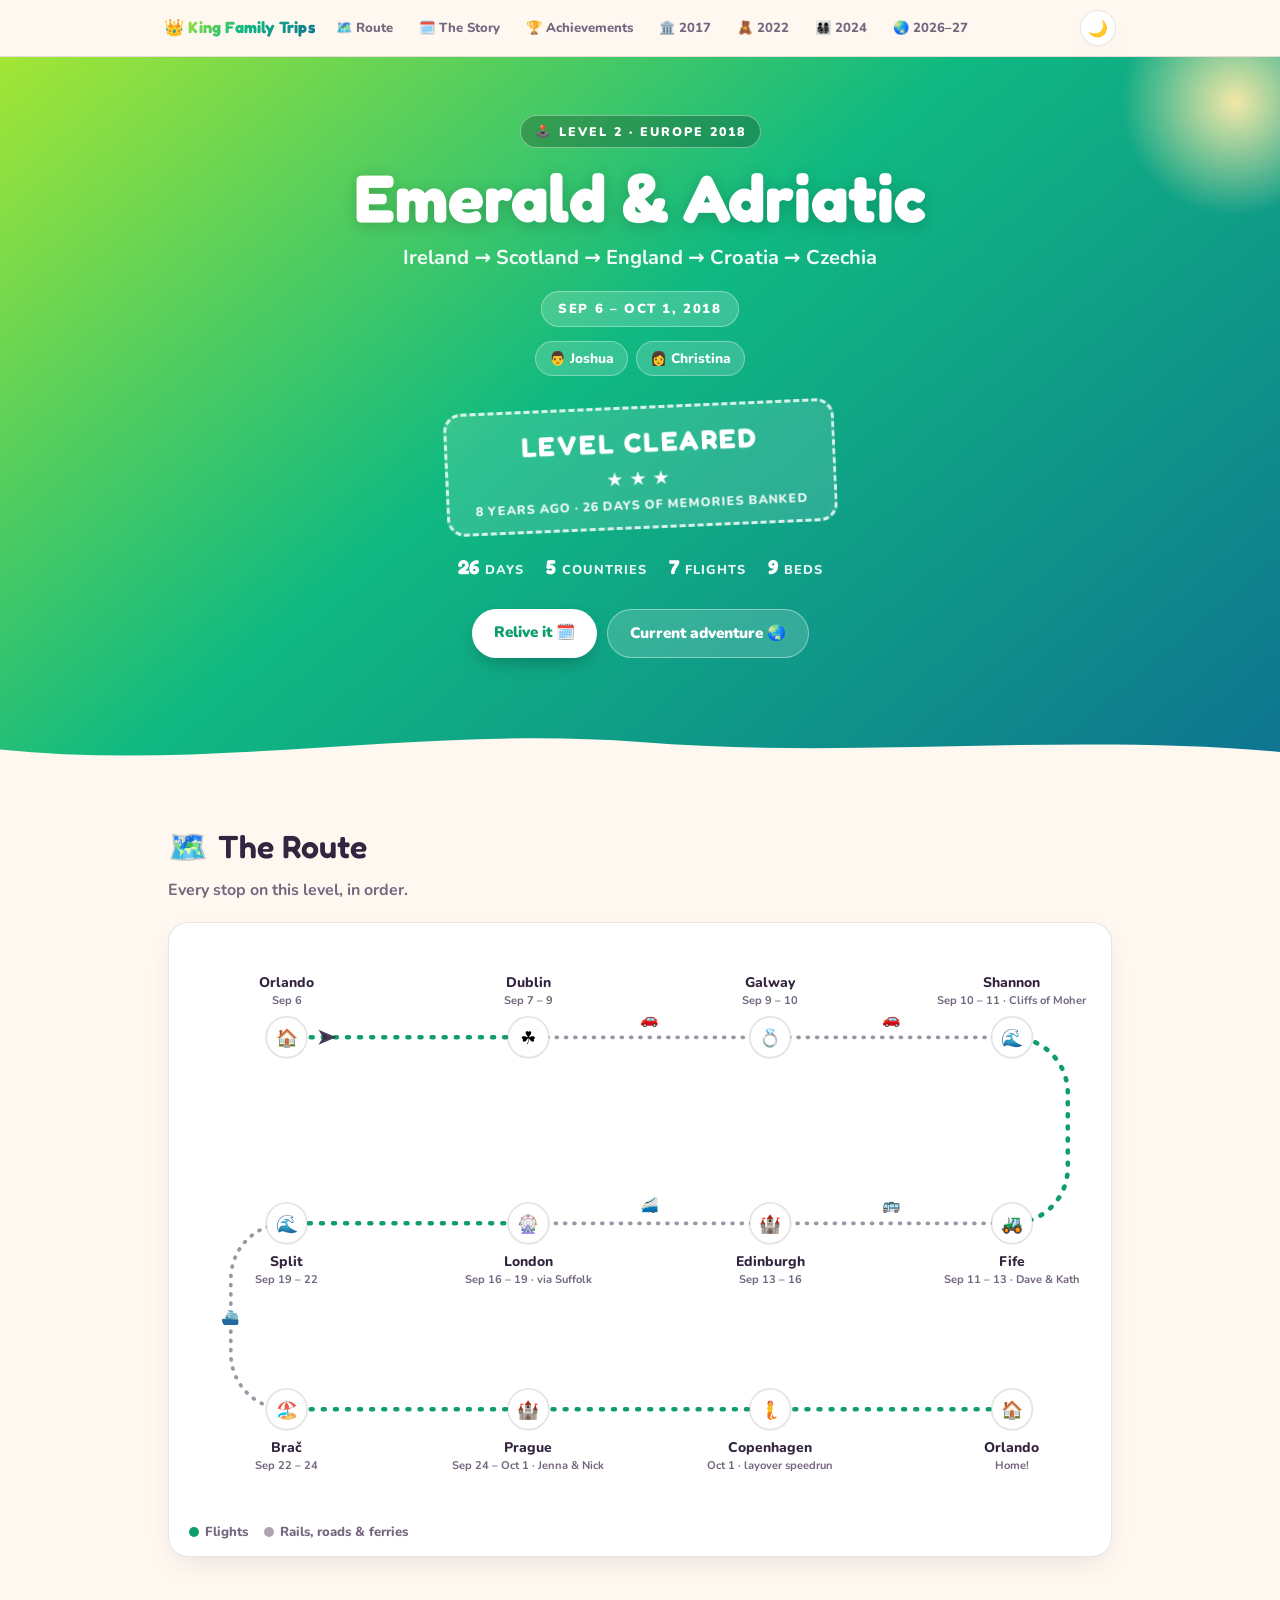
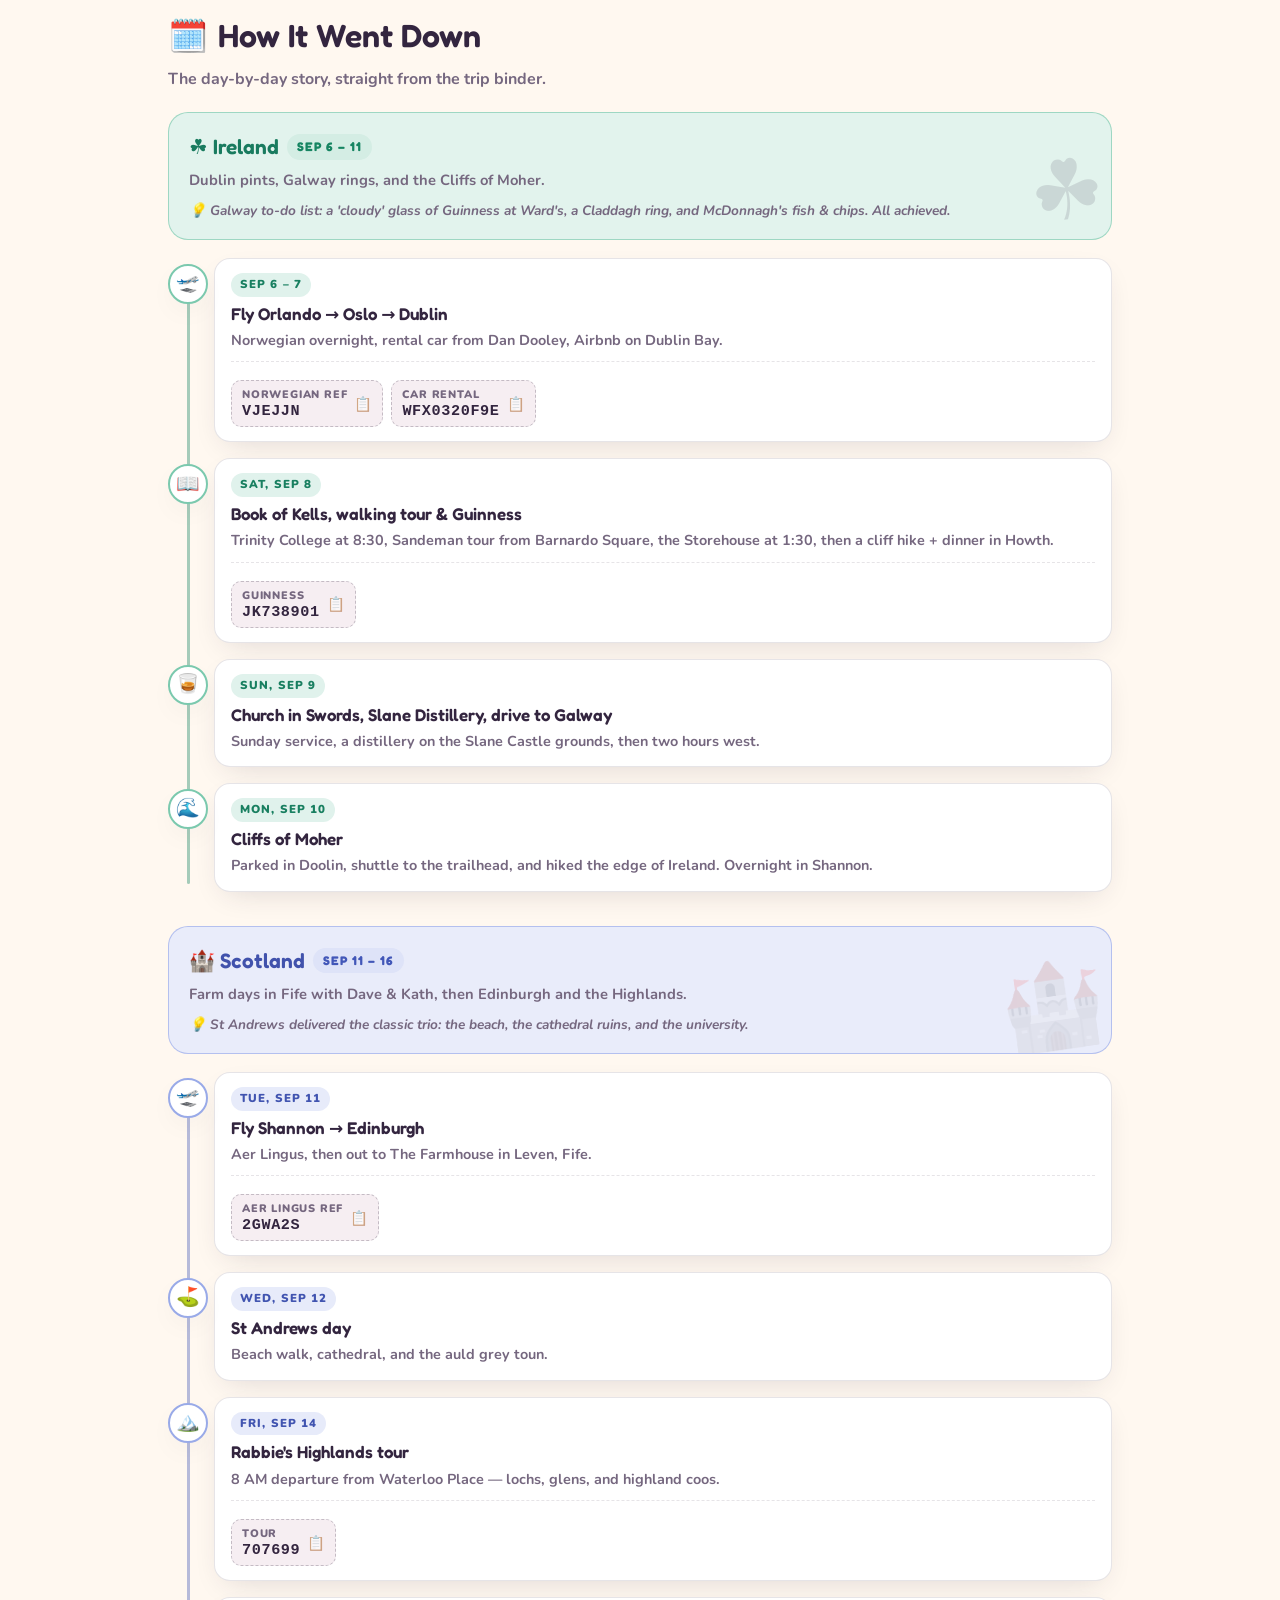
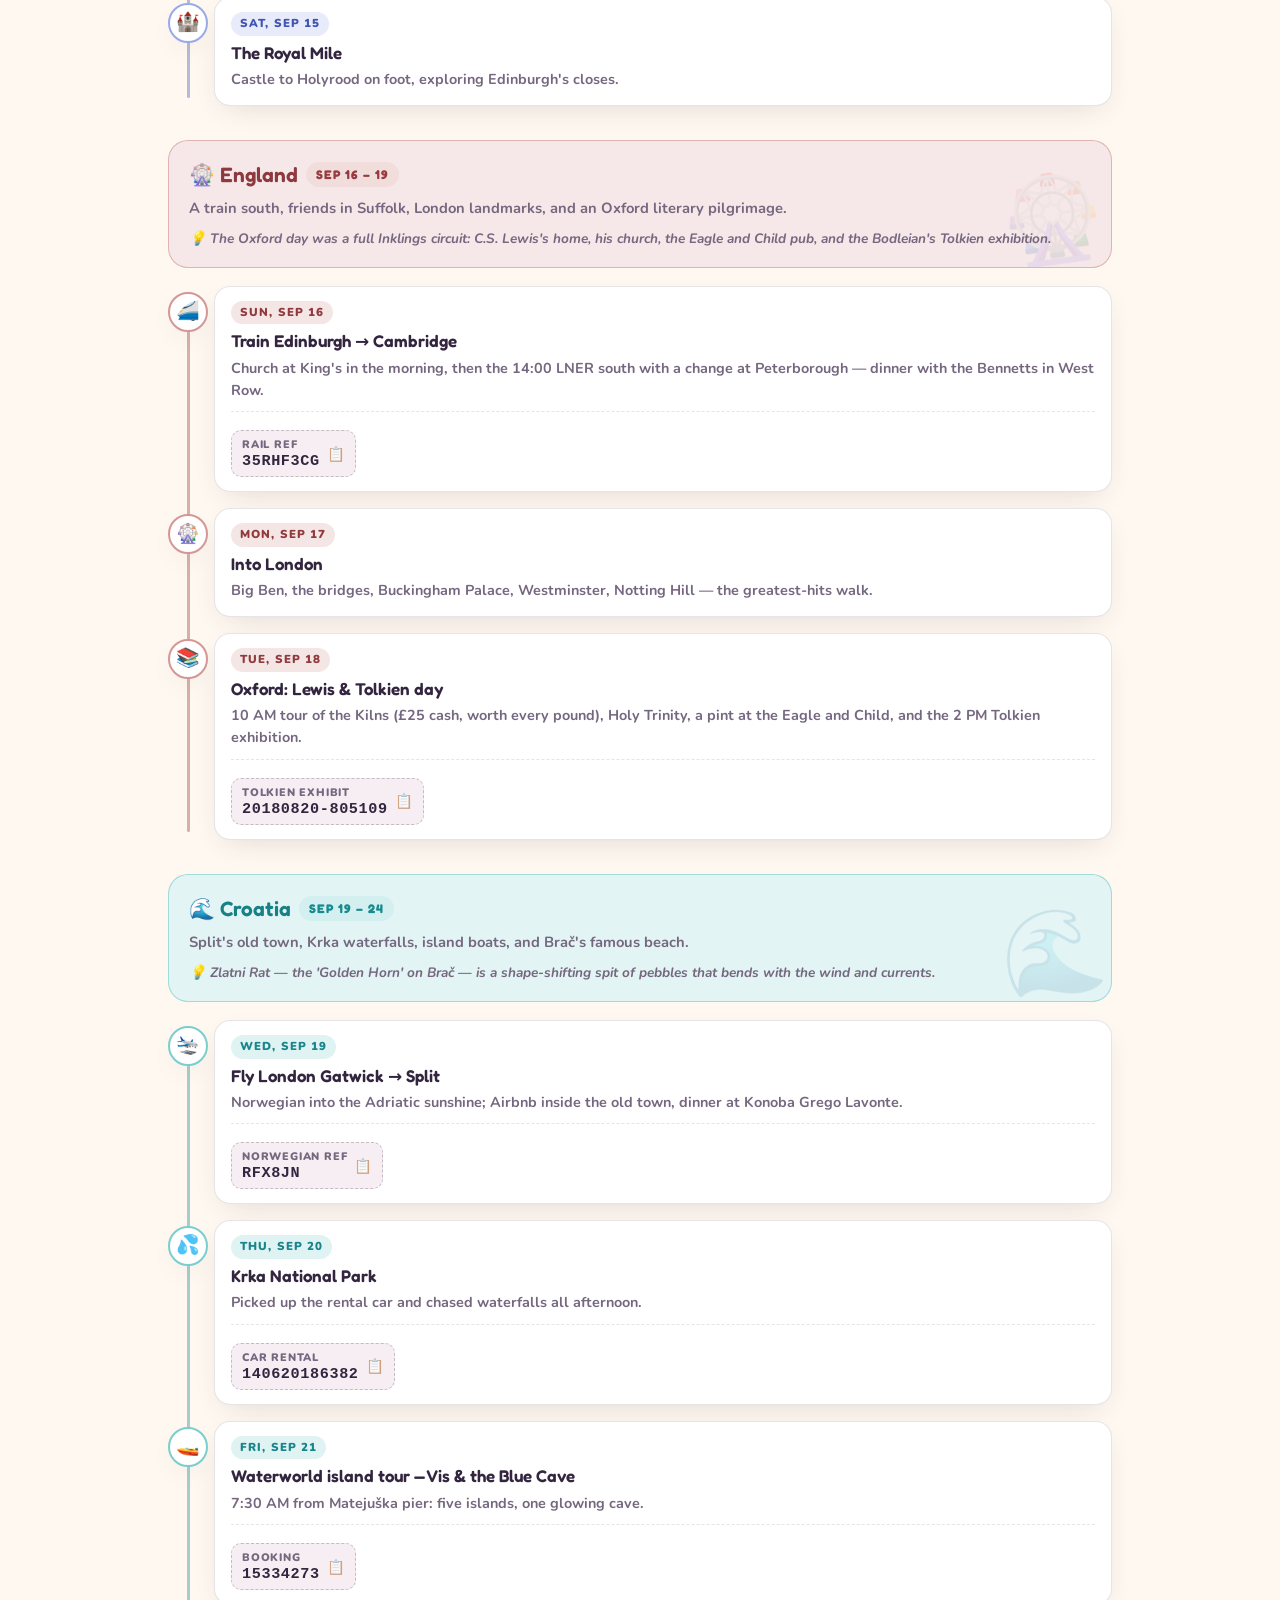
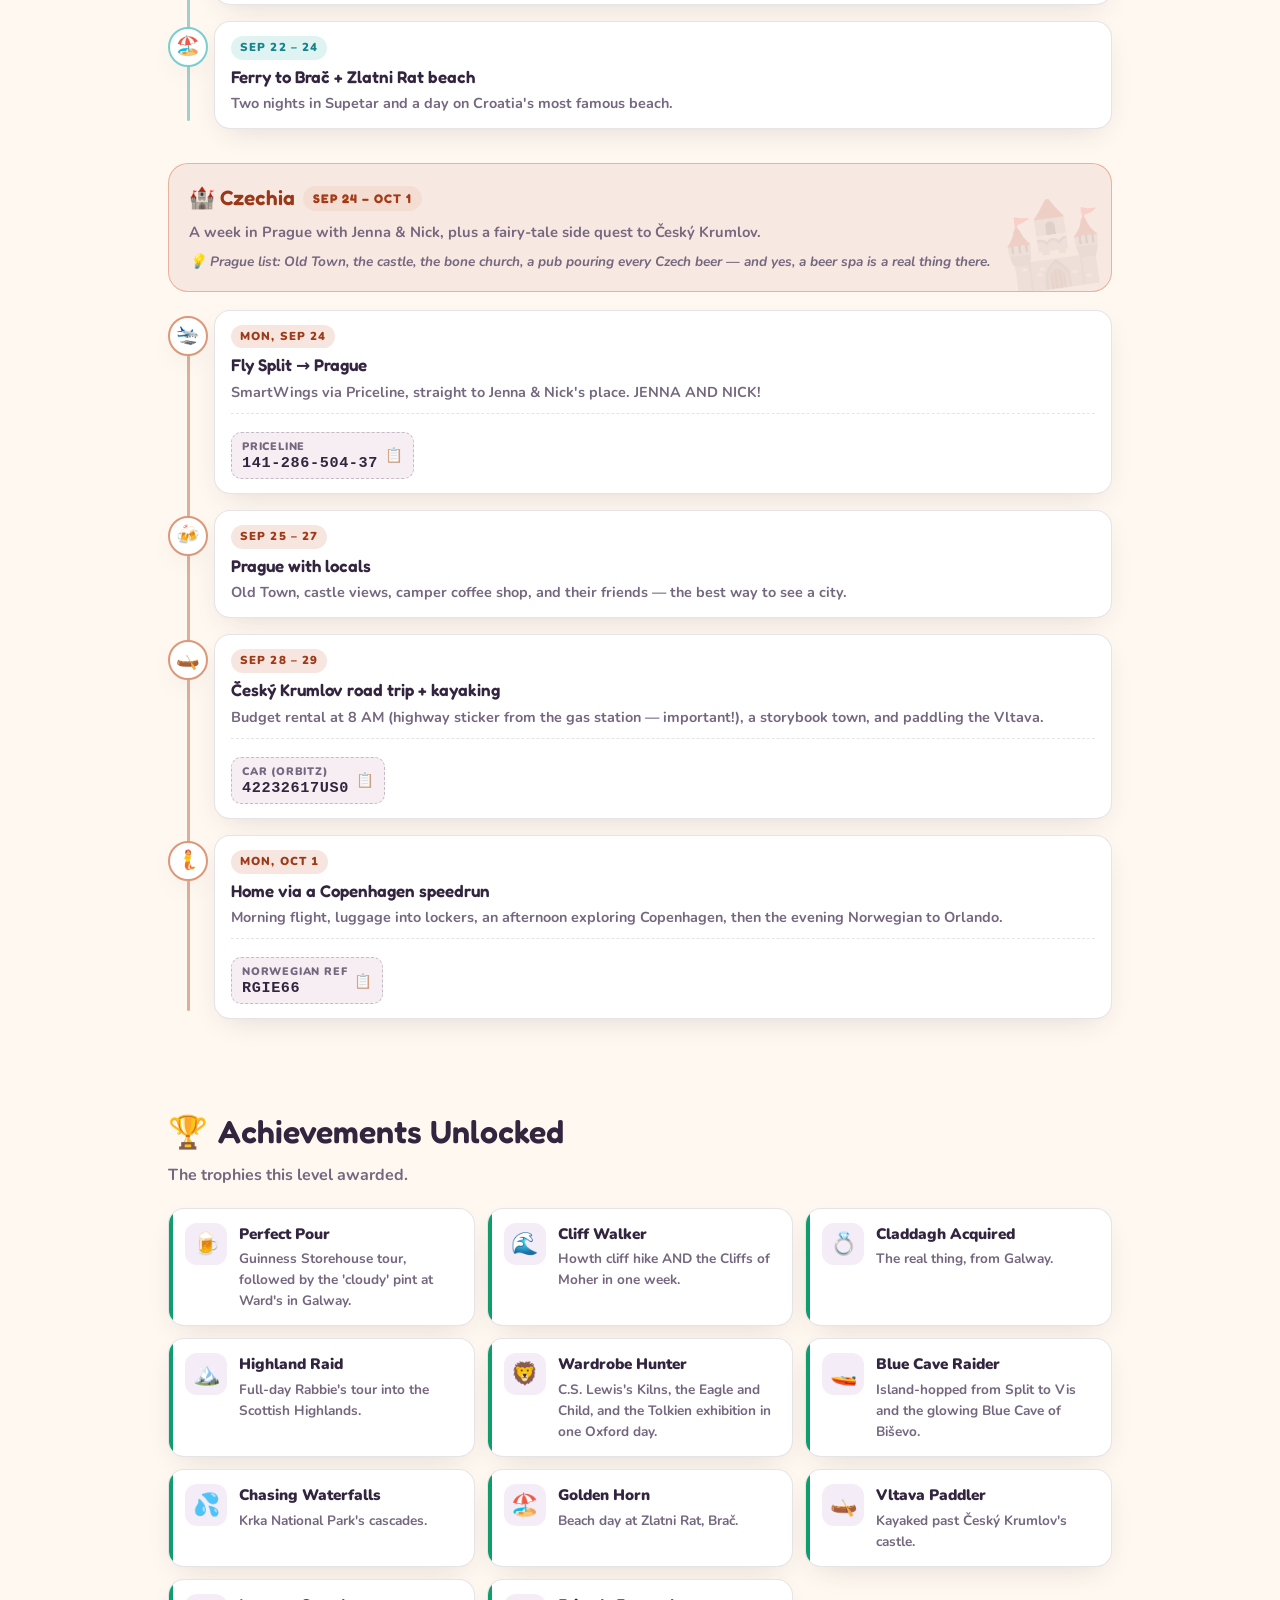
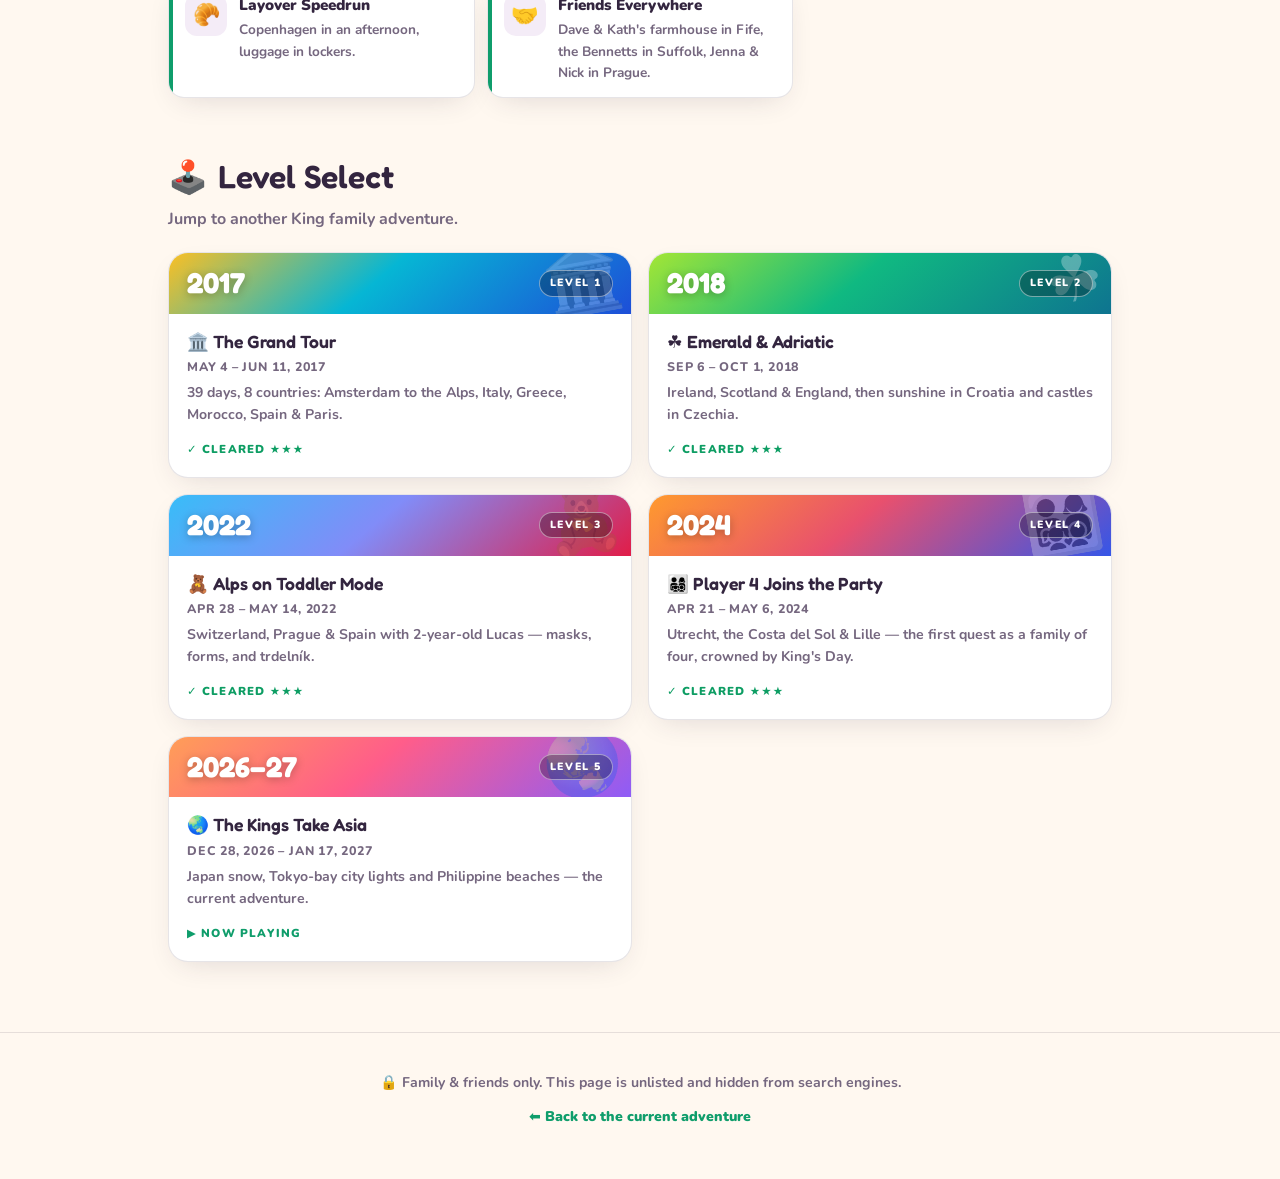
<file: 2018/index.html>
<!DOCTYPE html>
<html lang="en" data-trip="t2018">
<head>
  <meta charset="UTF-8">
  <meta name="viewport" content="width=device-width, initial-scale=1, viewport-fit=cover">
  <title>Europe 2018 · Emerald &amp; Adriatic 👑</title>

  <meta name="robots" content="noindex, nofollow, noarchive">
  <meta name="description" content="King family trip archive — Europe 2018.">

  <meta name="theme-color" content="#0f9d6b">
  <link rel="manifest" href="/manifest.webmanifest">
  <link rel="icon" href="/icons/favicon.svg" type="image/svg+xml">
  <link rel="apple-touch-icon" href="/icons/apple-touch-icon.png">

  <link rel="preconnect" href="https://fonts.googleapis.com">
  <link rel="preconnect" href="https://fonts.gstatic.com" crossorigin>
  <link rel="stylesheet" href="https://fonts.googleapis.com/css2?family=Fredoka:wght@500;600;700&family=Nunito:wght@400;600;700;800;900&display=swap">

  <link rel="stylesheet" href="/styles.css">
  <link rel="stylesheet" href="/past.css">
</head>
<body>

  <header class="nav" id="top">
    <div class="nav-inner">
      <a class="brand" href="/">👑 <span>King&nbsp;Family&nbsp;Trips</span></a>
      <nav class="nav-links" aria-label="Sections">
        <a href="#route">🗺️ Route</a>
        <a href="#timeline">🗓️ The Story</a>
        <a href="#achievements">🏆 Achievements</a>
        <span id="levelLinks" style="display:contents"></span>
      </nav>
      <button class="theme-toggle" id="themeToggle" aria-label="Toggle dark mode" title="Toggle dark mode">🌙</button>
    </div>
  </header>

  <main>
    <section class="hero">
      <div class="hero-decor" aria-hidden="true">
        <span class="cloud c1"></span><span class="cloud c2"></span><span class="cloud c3"></span>
        <span class="hero-plane">✈️</span>
        <span class="hero-sun"></span>
      </div>
      <div class="hero-inner">
        <div class="level-chip" id="levelChip"></div>
        <h1 id="heroTitle"></h1>
        <p class="hero-sub" id="heroSub"></p>
        <p class="hero-kicker" id="heroDates"></p>
        <div class="travelers" id="travelers"></div>
        <div class="stamp" id="stamp"></div>
        <div class="hero-stats" id="heroStats"></div>
        <div class="hero-actions">
          <a class="btn btn-light" href="#timeline">Relive it 🗓️</a>
          <a class="btn btn-ghost" href="/">Current adventure 🌏</a>
        </div>
      </div>
      <div class="hero-wave" aria-hidden="true">
        <svg viewBox="0 0 1440 90" preserveAspectRatio="none"><path d="M0,50 C240,95 480,0 720,35 C960,70 1200,15 1440,55 L1440,90 L0,90 Z" fill="var(--bg)"/></svg>
      </div>
    </section>

    <section class="wrap" id="route">
      <h2 class="section-title"><span>🗺️</span> The Route</h2>
      <p class="section-sub">Every stop on this level, in order.</p>
      <div class="map-card reveal">
        <div class="map-scroll" id="routeMap"></div>
        <div class="map-legend">
          <span class="lg"><i class="dot" style="background:var(--accent)"></i> Flights</span>
          <span class="lg"><i class="dot dot-ground"></i> Rails, roads &amp; ferries</span>
        </div>
      </div>
    </section>

    <section class="wrap" id="timeline">
      <h2 class="section-title"><span>🗓️</span> How It Went Down</h2>
      <p class="section-sub">The day-by-day story, straight from the trip binder.</p>
      <div id="timelineList"></div>
    </section>

    <section class="wrap" id="achievements">
      <h2 class="section-title"><span>🏆</span> Achievements Unlocked</h2>
      <p class="section-sub">The trophies this level awarded.</p>
      <div class="ach-grid" id="achGrid"></div>
    </section>

    <section class="wrap" id="capsule">
      <h2 class="section-title"><span>📼</span> Time Capsule</h2>
      <p class="section-sub">Period details that make this trip a historical artifact.</p>
      <div class="know-grid" id="capsuleGrid"></div>
    </section>

    <section class="wrap" id="levels">
      <h2 class="section-title"><span>🕹️</span> Level Select</h2>
      <p class="section-sub">Jump to another King family adventure.</p>
      <div class="level-grid" id="levelGrid"></div>
    </section>
  </main>

  <footer class="footer">
    <p><strong>🔒 Family &amp; friends only.</strong> This page is unlisted and hidden from search engines.</p>
    <p><a class="back-cta" href="/">⬅ Back to the current adventure</a></p>
  </footer>

  <div class="toast" id="toast" role="status" aria-live="polite"></div>

  <script src="/levels.js"></script>
  <script src="data.js"></script>
  <script src="/past.js"></script>
</body>
</html>
</file>
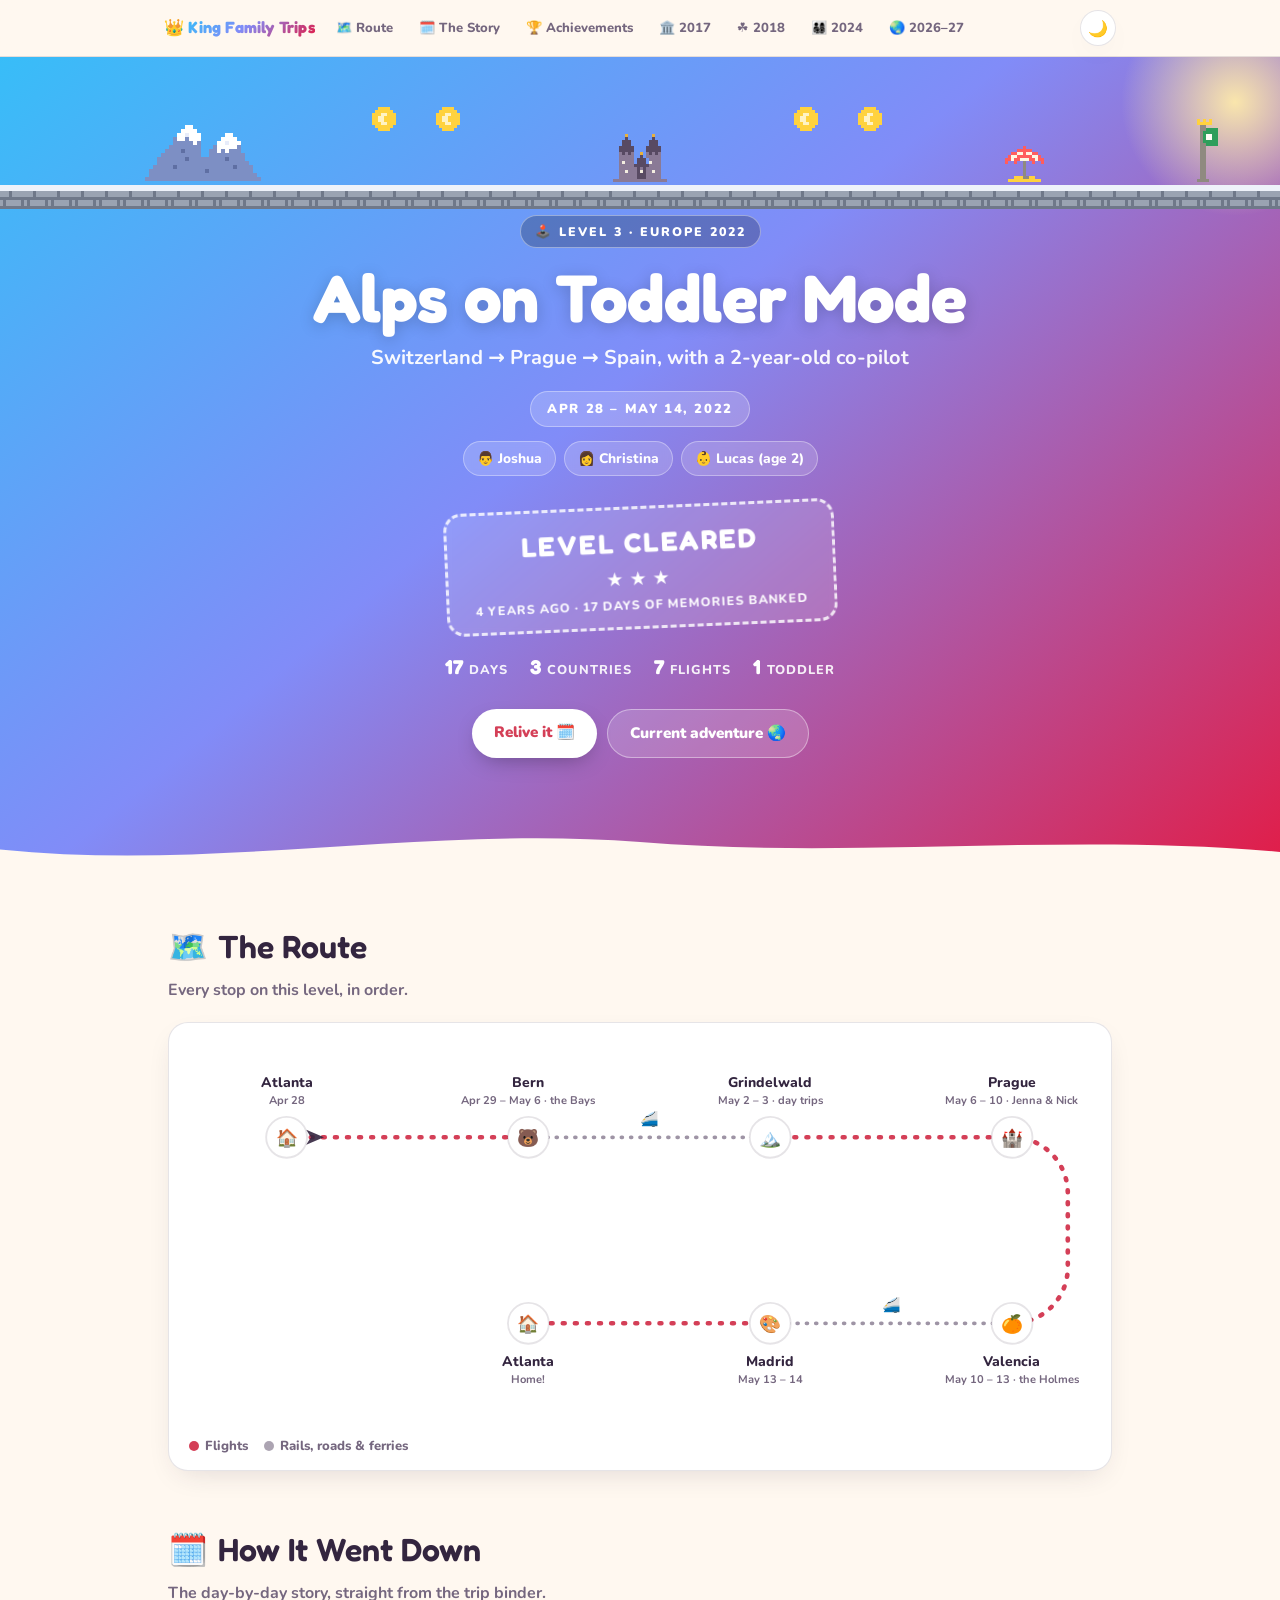
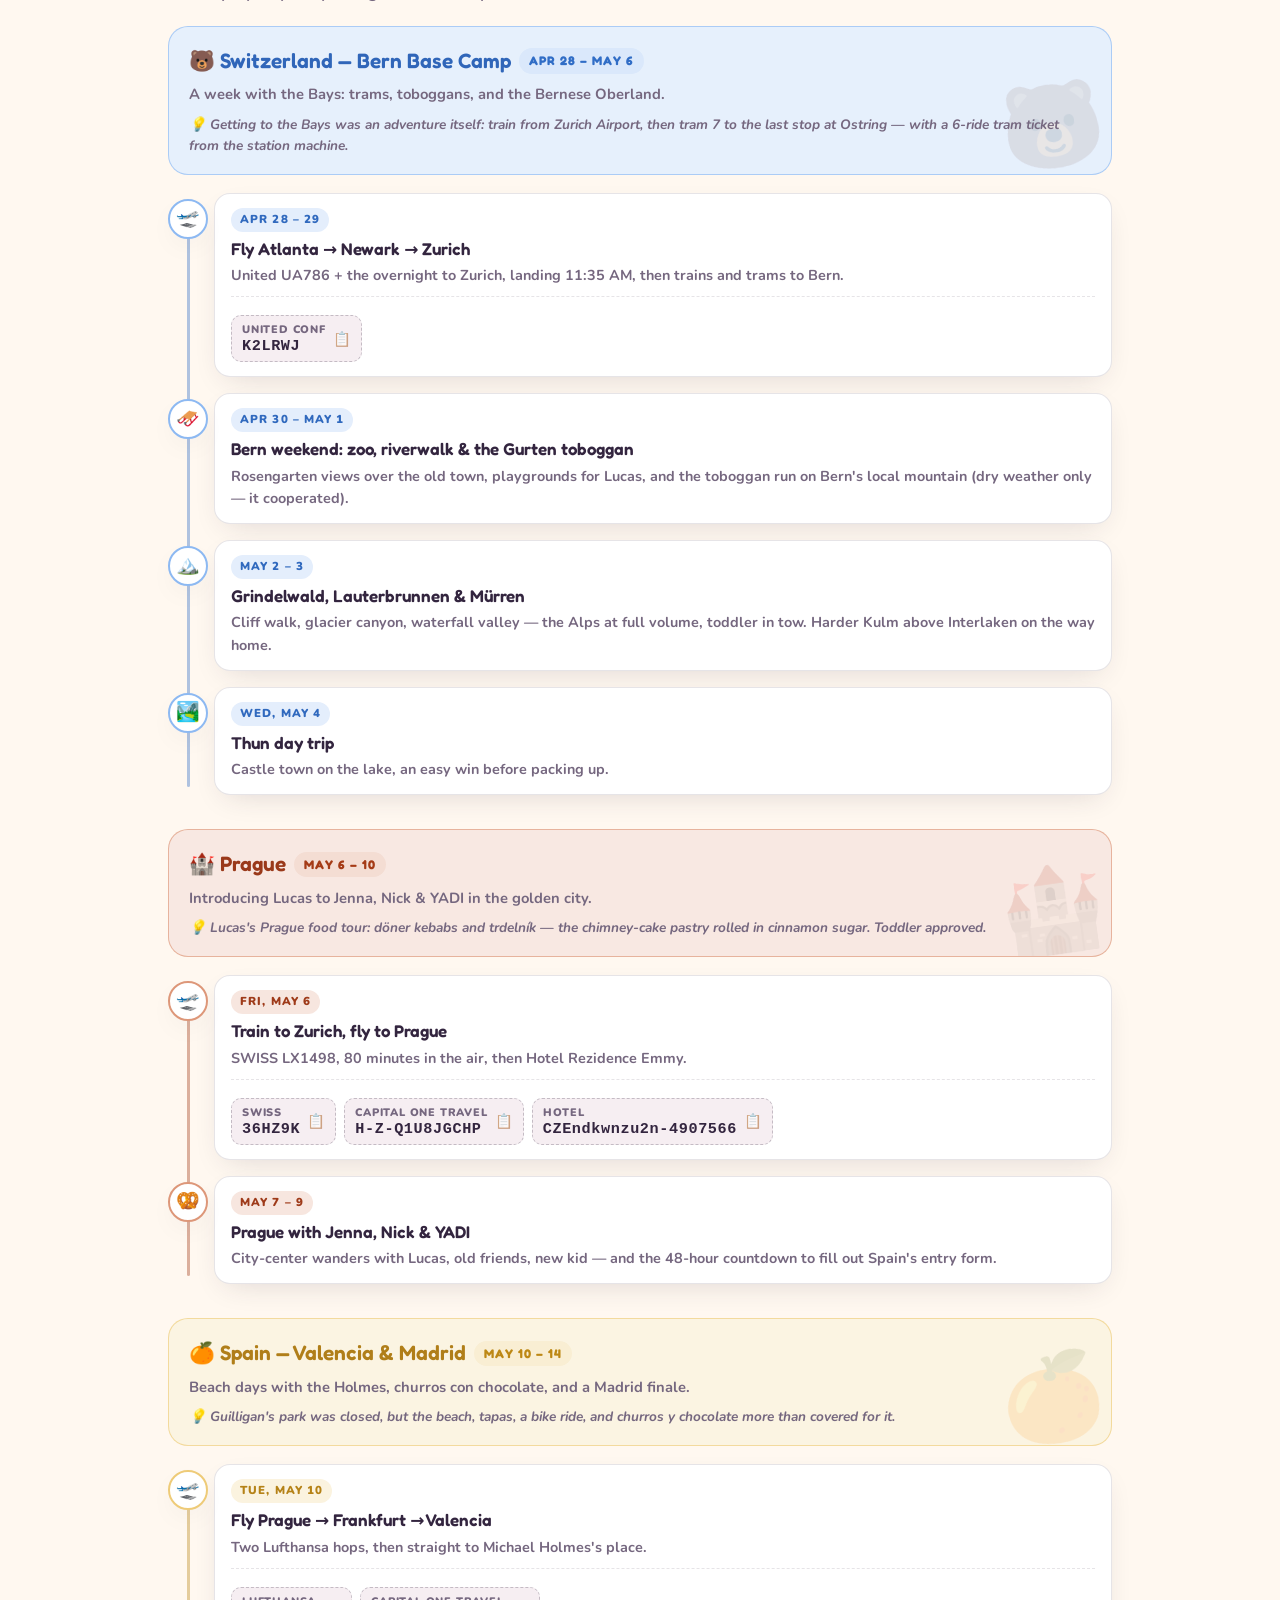
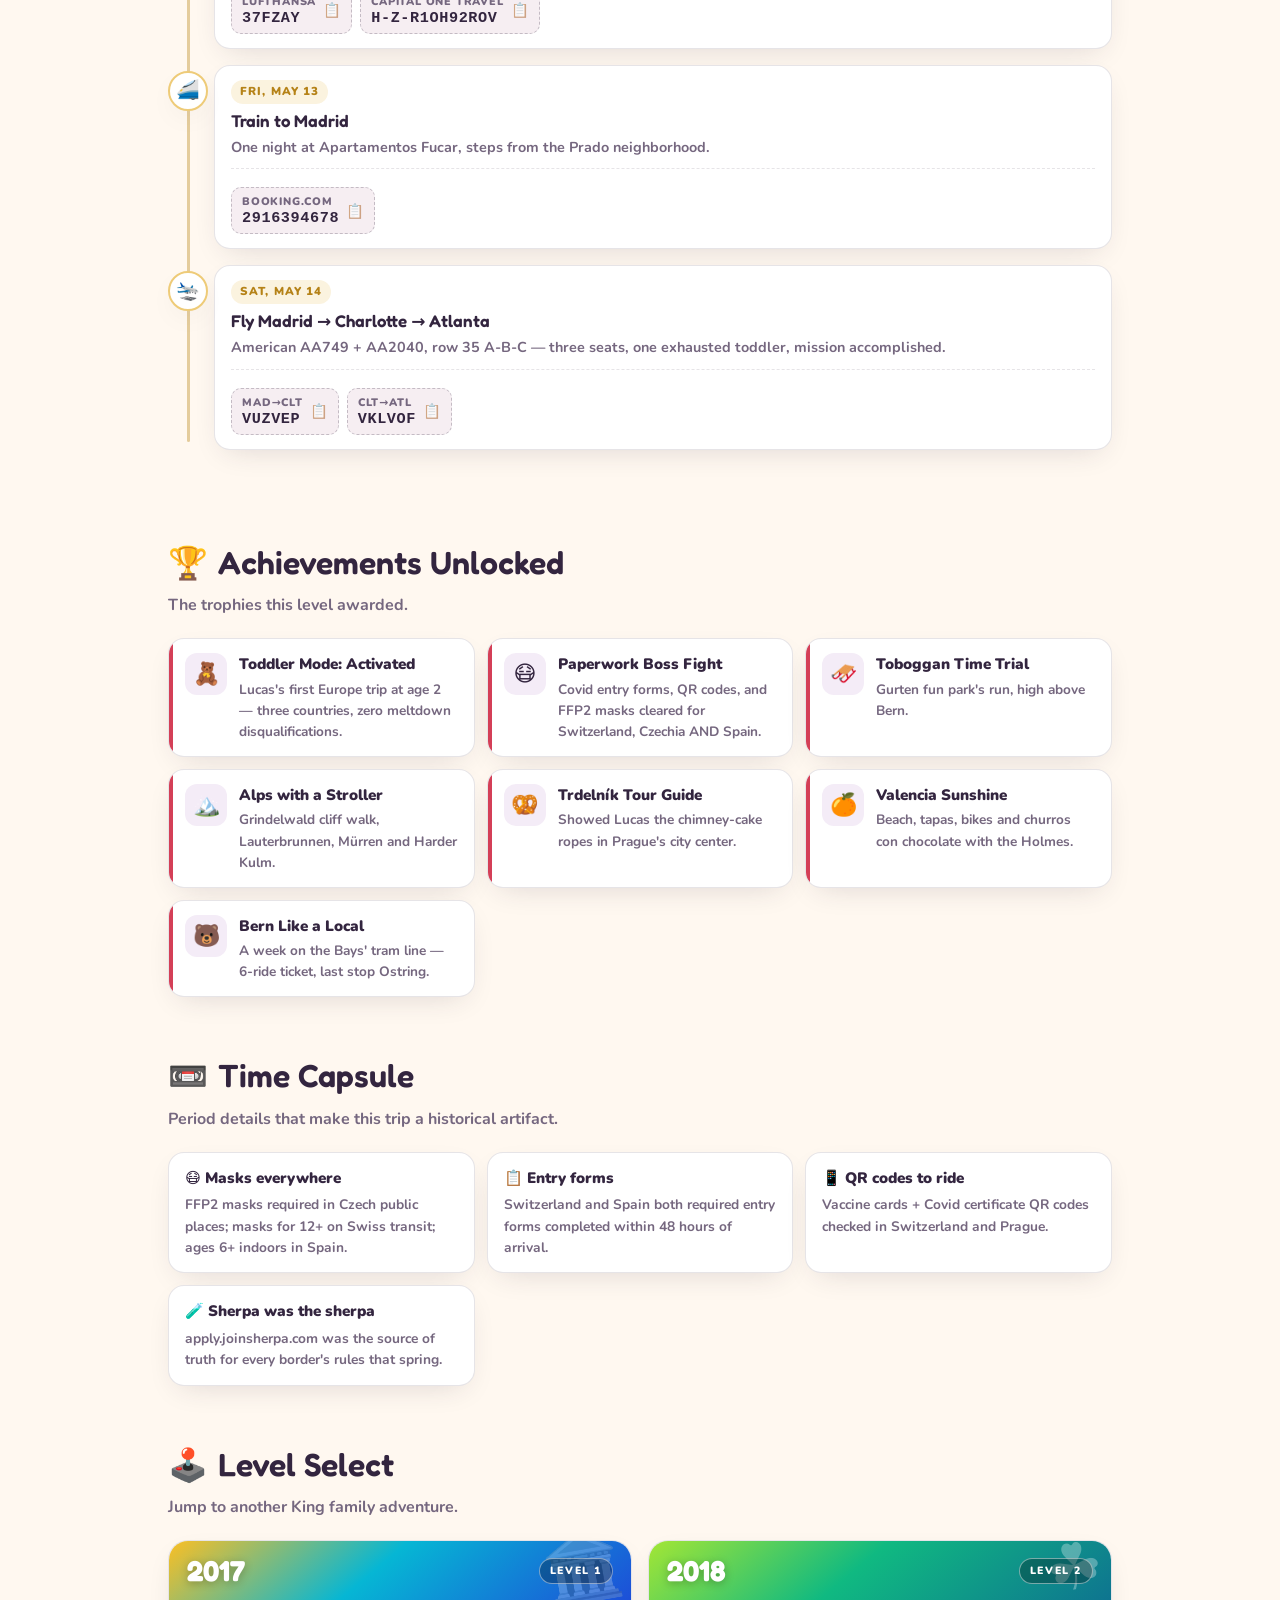
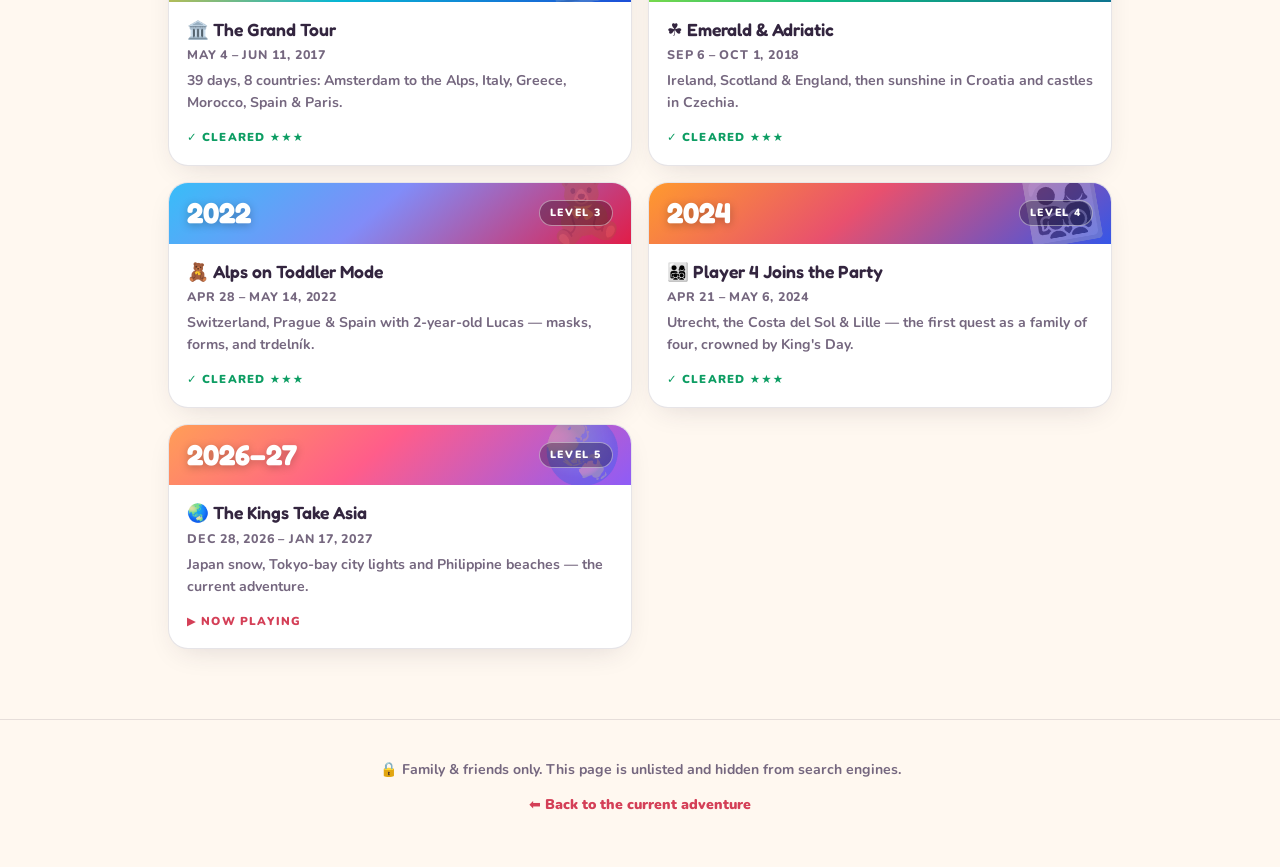
<file: 2022/index.html>
<!DOCTYPE html>
<html lang="en" data-trip="t2022">
<head>
  <meta charset="UTF-8">
  <meta name="viewport" content="width=device-width, initial-scale=1, viewport-fit=cover">
  <title>Europe 2022 · Alps on Toddler Mode 👑</title>

  <meta name="robots" content="noindex, nofollow, noarchive">
  <meta name="description" content="King family trip archive — Europe 2022.">

  <meta name="theme-color" content="#d43f57">
  <link rel="manifest" href="/manifest.webmanifest">
  <link rel="icon" href="/icons/favicon.svg" type="image/svg+xml">
  <link rel="apple-touch-icon" href="/icons/apple-touch-icon.png">

  <link rel="preconnect" href="https://fonts.googleapis.com">
  <link rel="preconnect" href="https://fonts.gstatic.com" crossorigin>
  <link rel="stylesheet" href="https://fonts.googleapis.com/css2?family=Fredoka:wght@500;600;700&family=Nunito:wght@400;600;700;800;900&display=swap">

  <link rel="stylesheet" href="/styles.css">
  <link rel="stylesheet" href="/past.css">
</head>
<body>

  <header class="nav" id="top">
    <div class="nav-inner">
      <a class="brand" href="/">👑 <span>King&nbsp;Family&nbsp;Trips</span></a>
      <nav class="nav-links" aria-label="Sections">
        <a href="#route">🗺️ Route</a>
        <a href="#timeline">🗓️ The Story</a>
        <a href="#achievements">🏆 Achievements</a>
        <span id="levelLinks" style="display:contents"></span>
      </nav>
      <button class="theme-toggle" id="themeToggle" aria-label="Toggle dark mode" title="Toggle dark mode">🌙</button>
    </div>
  </header>

  <main>
    <section class="hero hero--px">
      <div class="hero-decor" aria-hidden="true">
        <span class="hero-sun"></span>
      </div>
      <div class="pixel-scene" id="pixelScene" aria-hidden="true"></div>
      <div class="hero-inner">
        <div class="level-chip" id="levelChip"></div>
        <h1 id="heroTitle"></h1>
        <p class="hero-sub" id="heroSub"></p>
        <p class="hero-kicker" id="heroDates"></p>
        <div class="travelers" id="travelers"></div>
        <div class="stamp" id="stamp"></div>
        <div class="hero-stats" id="heroStats"></div>
        <div class="hero-actions">
          <a class="btn btn-light" href="#timeline">Relive it 🗓️</a>
          <a class="btn btn-ghost" href="/">Current adventure 🌏</a>
        </div>
      </div>
      <div class="hero-wave" aria-hidden="true">
        <svg viewBox="0 0 1440 90" preserveAspectRatio="none"><path d="M0,50 C240,95 480,0 720,35 C960,70 1200,15 1440,55 L1440,90 L0,90 Z" fill="var(--bg)"/></svg>
      </div>
    </section>

    <section class="wrap" id="route">
      <h2 class="section-title"><span>🗺️</span> The Route</h2>
      <p class="section-sub">Every stop on this level, in order.</p>
      <div class="map-card reveal">
        <div class="map-scroll" id="routeMap"></div>
        <div class="map-legend">
          <span class="lg"><i class="dot" style="background:var(--accent)"></i> Flights</span>
          <span class="lg"><i class="dot dot-ground"></i> Rails, roads &amp; ferries</span>
        </div>
      </div>
    </section>

    <section class="wrap" id="timeline">
      <h2 class="section-title"><span>🗓️</span> How It Went Down</h2>
      <p class="section-sub">The day-by-day story, straight from the trip binder.</p>
      <div id="timelineList"></div>
    </section>

    <section class="wrap" id="achievements">
      <h2 class="section-title"><span>🏆</span> Achievements Unlocked</h2>
      <p class="section-sub">The trophies this level awarded.</p>
      <div class="ach-grid" id="achGrid"></div>
    </section>

    <section class="wrap" id="capsule">
      <h2 class="section-title"><span>📼</span> Time Capsule</h2>
      <p class="section-sub">Period details that make this trip a historical artifact.</p>
      <div class="know-grid" id="capsuleGrid"></div>
    </section>

    <section class="wrap" id="levels">
      <h2 class="section-title"><span>🕹️</span> Level Select</h2>
      <p class="section-sub">Jump to another King family adventure.</p>
      <div class="level-grid" id="levelGrid"></div>
    </section>
  </main>

  <footer class="footer">
    <p><strong>🔒 Family &amp; friends only.</strong> This page is unlisted and hidden from search engines.</p>
    <p><a class="back-cta" href="/">⬅ Back to the current adventure</a></p>
  </footer>

  <div class="toast" id="toast" role="status" aria-live="polite"></div>

  <script src="/levels.js"></script>
  <script src="data.js"></script>
  <script src="/past.js"></script>
  <script src="/pixels.js"></script>
</body>
</html>
</file>
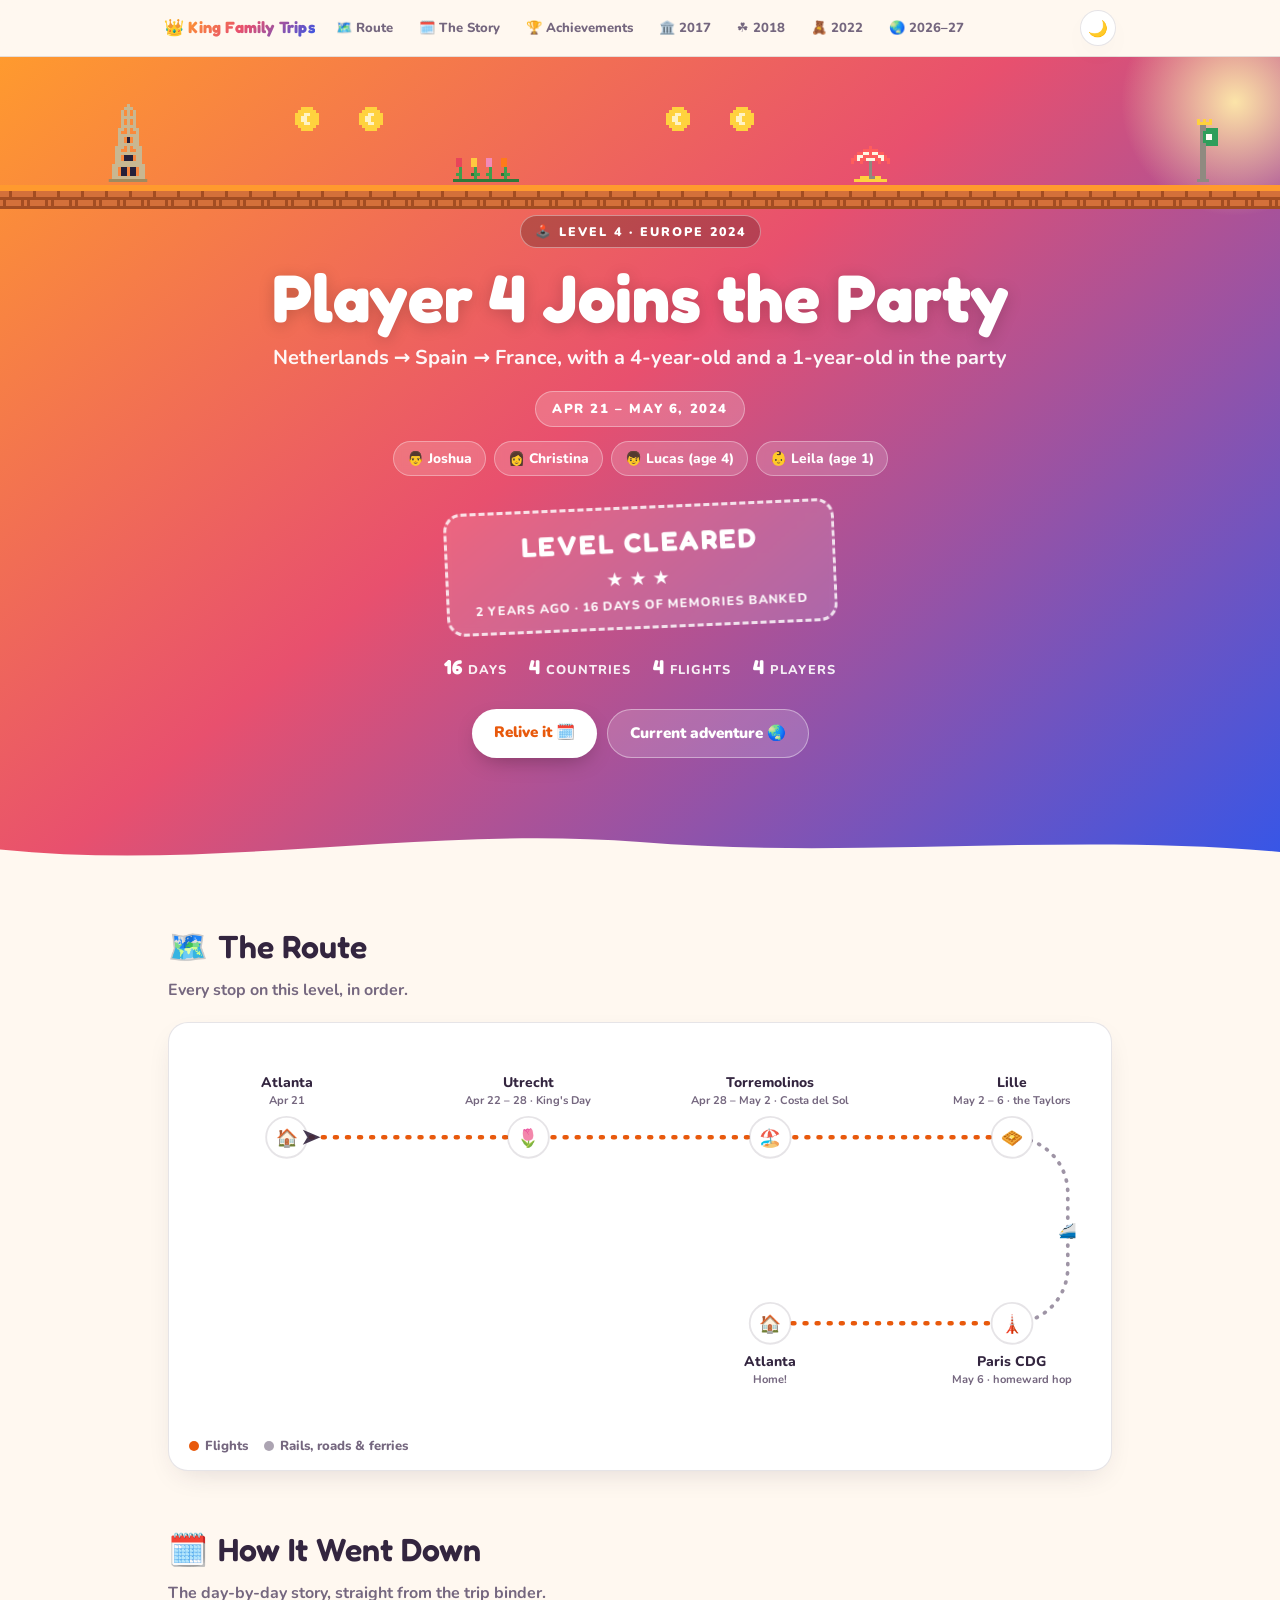
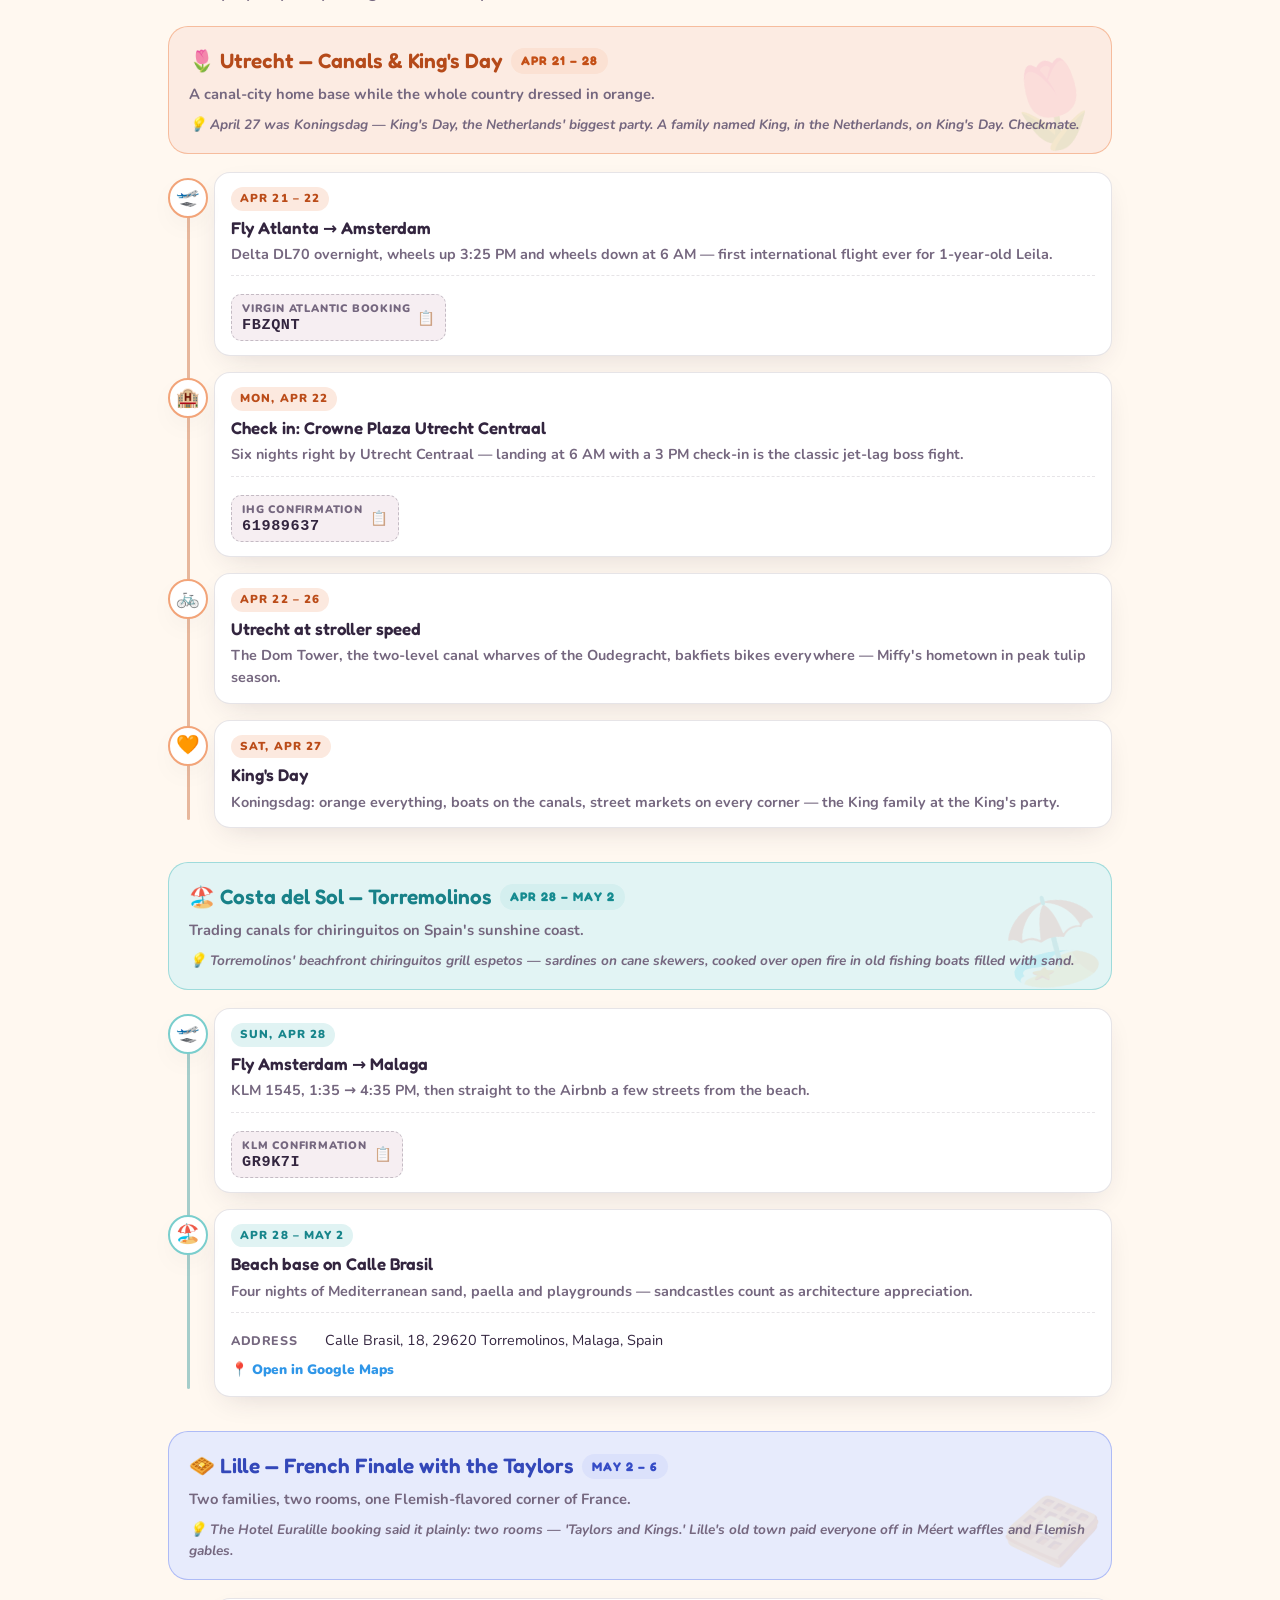
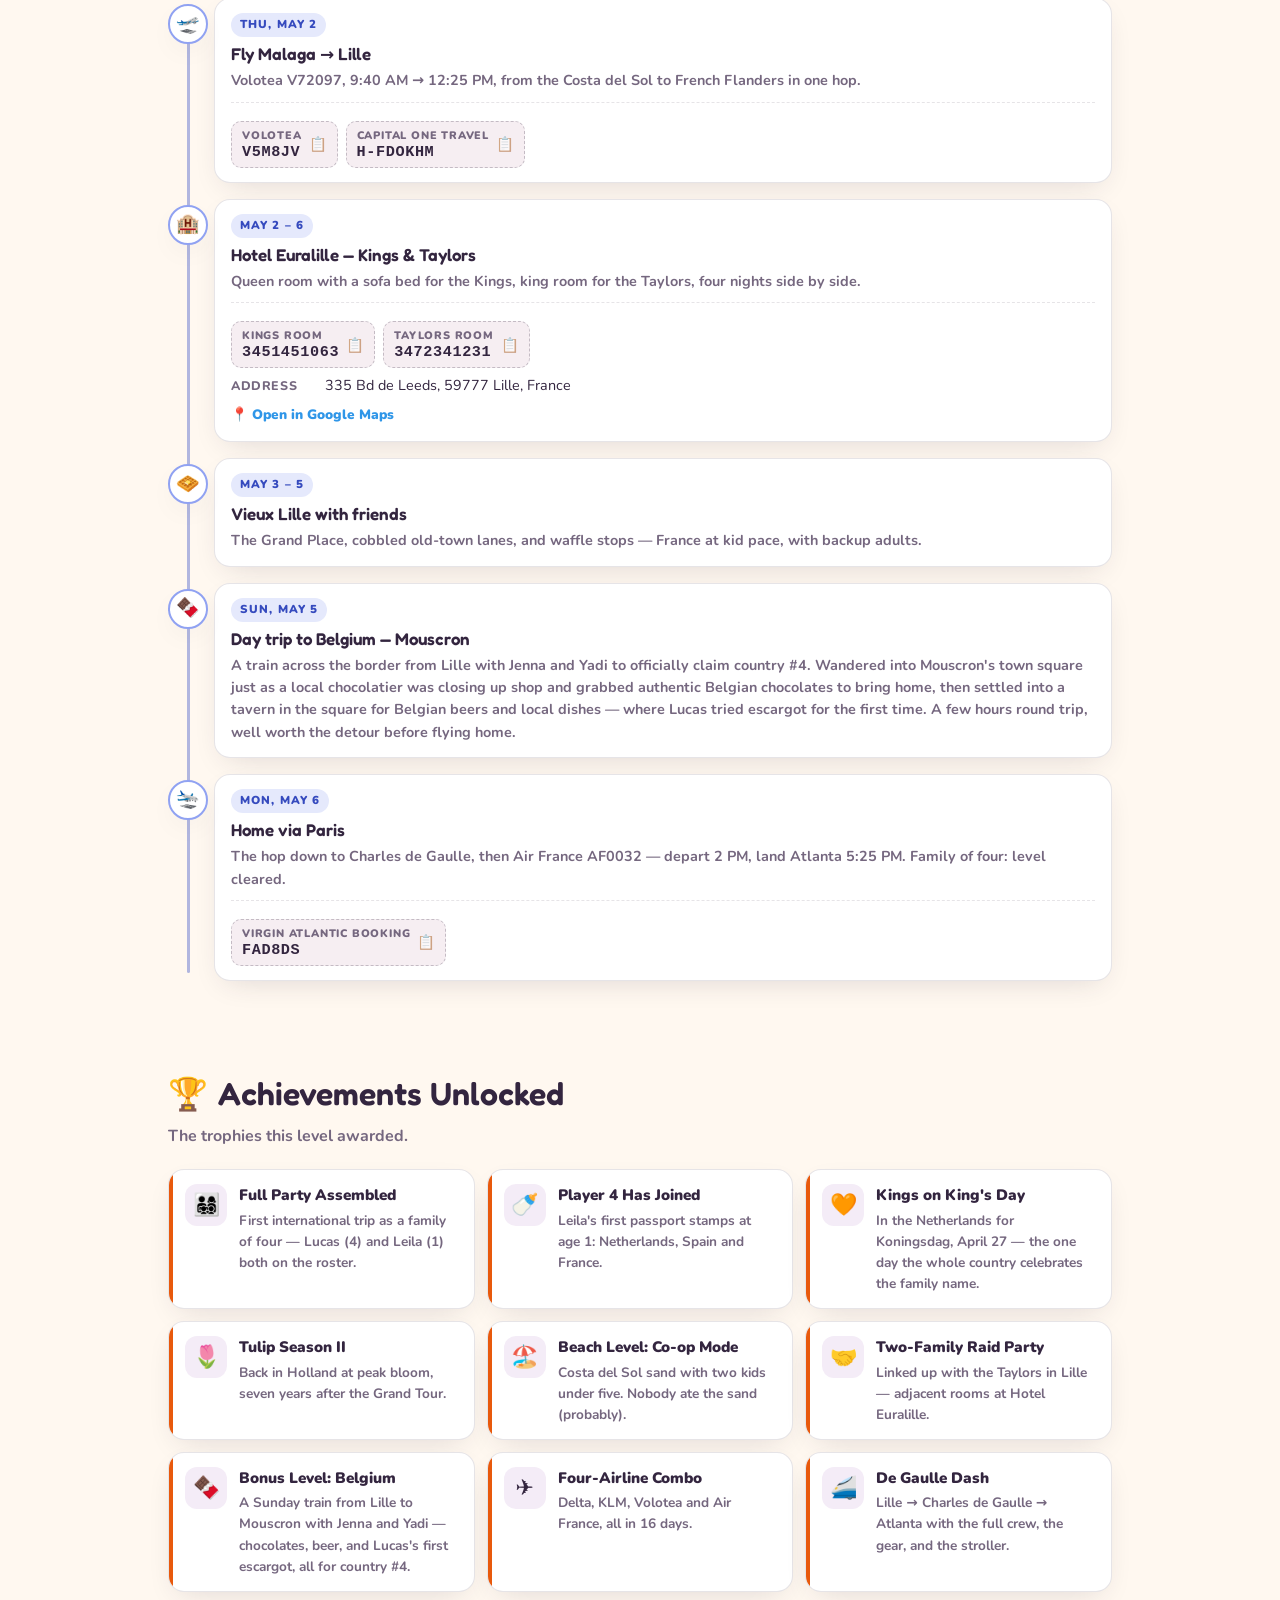
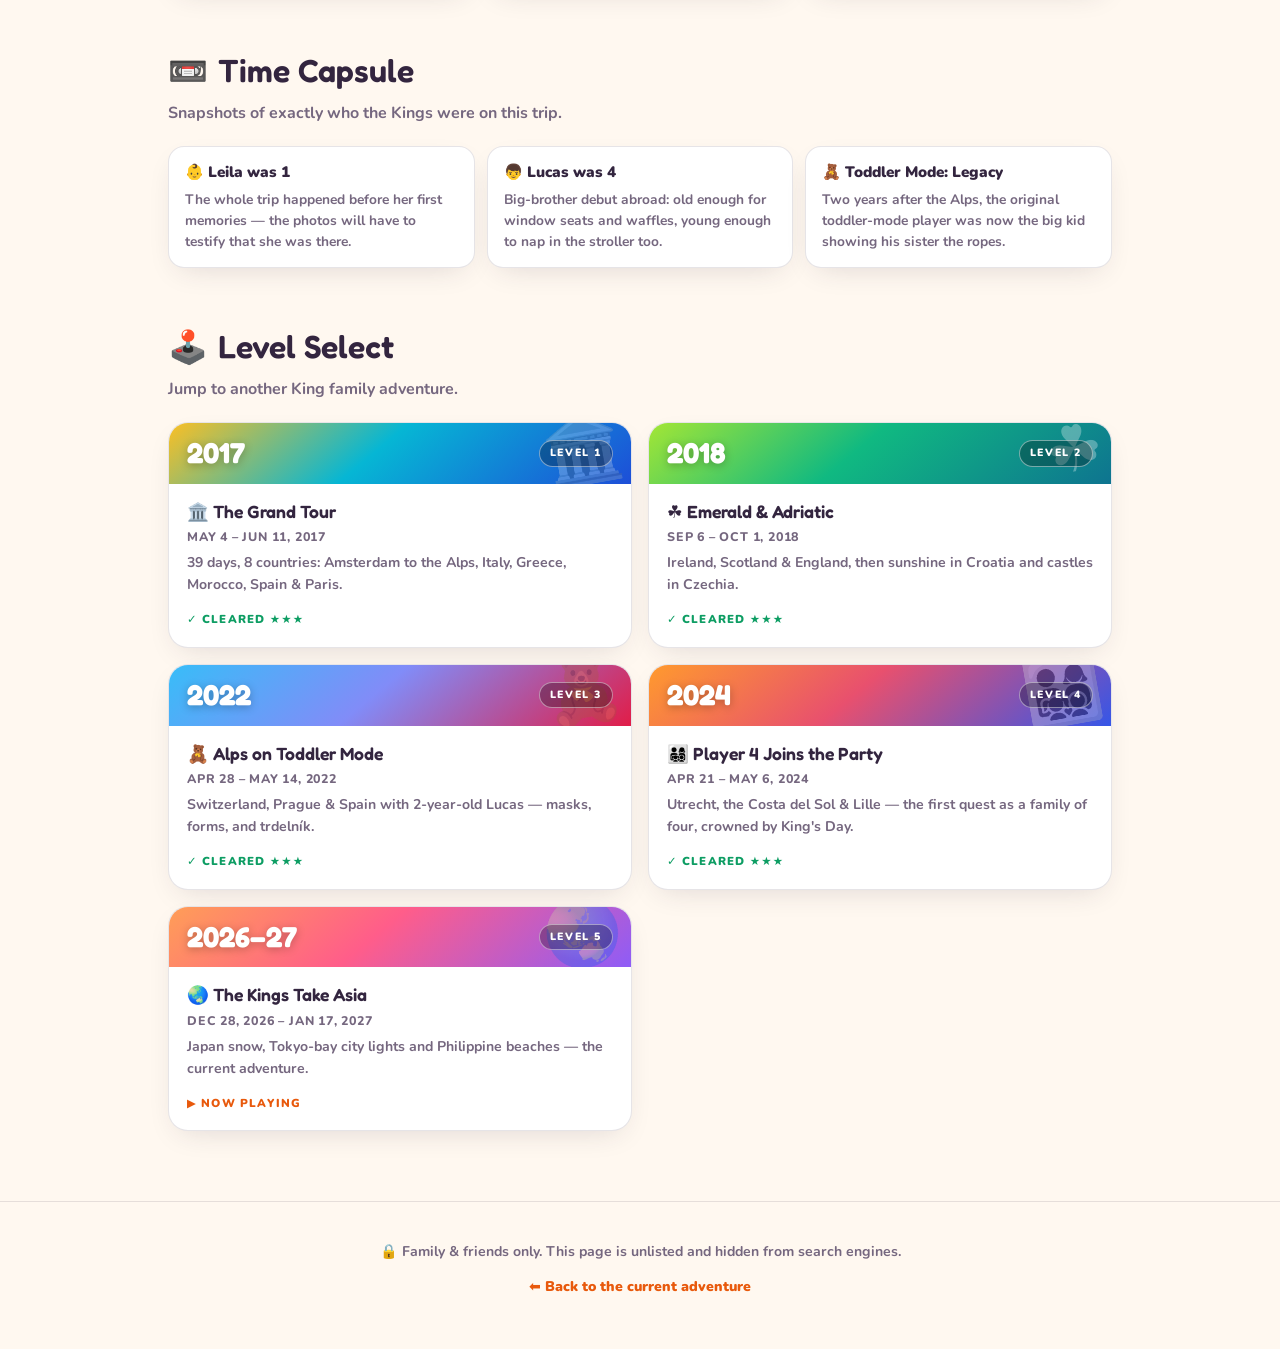
<file: 2024/index.html>
<!DOCTYPE html>
<html lang="en" data-trip="t2024">
<head>
  <meta charset="UTF-8">
  <meta name="viewport" content="width=device-width, initial-scale=1, viewport-fit=cover">
  <title>Europe 2024 · Player 4 Joins the Party 👑</title>

  <meta name="robots" content="noindex, nofollow, noarchive">
  <meta name="description" content="King family trip archive — Europe 2024.">

  <meta name="theme-color" content="#e8590c">
  <link rel="manifest" href="/manifest.webmanifest">
  <link rel="icon" href="/icons/favicon.svg" type="image/svg+xml">
  <link rel="apple-touch-icon" href="/icons/apple-touch-icon.png">

  <link rel="preconnect" href="https://fonts.googleapis.com">
  <link rel="preconnect" href="https://fonts.gstatic.com" crossorigin>
  <link rel="stylesheet" href="https://fonts.googleapis.com/css2?family=Fredoka:wght@500;600;700&family=Nunito:wght@400;600;700;800;900&display=swap">

  <link rel="stylesheet" href="/styles.css">
  <link rel="stylesheet" href="/past.css">
</head>
<body>

  <header class="nav" id="top">
    <div class="nav-inner">
      <a class="brand" href="/">👑 <span>King&nbsp;Family&nbsp;Trips</span></a>
      <nav class="nav-links" aria-label="Sections">
        <a href="#route">🗺️ Route</a>
        <a href="#timeline">🗓️ The Story</a>
        <a href="#achievements">🏆 Achievements</a>
        <span id="levelLinks" style="display:contents"></span>
      </nav>
      <button class="theme-toggle" id="themeToggle" aria-label="Toggle dark mode" title="Toggle dark mode">🌙</button>
    </div>
  </header>

  <main>
    <section class="hero hero--px">
      <div class="hero-decor" aria-hidden="true">
        <span class="hero-sun"></span>
      </div>
      <div class="pixel-scene" id="pixelScene" aria-hidden="true"></div>
      <div class="hero-inner">
        <div class="level-chip" id="levelChip"></div>
        <h1 id="heroTitle"></h1>
        <p class="hero-sub" id="heroSub"></p>
        <p class="hero-kicker" id="heroDates"></p>
        <div class="travelers" id="travelers"></div>
        <div class="stamp" id="stamp"></div>
        <div class="hero-stats" id="heroStats"></div>
        <div class="hero-actions">
          <a class="btn btn-light" href="#timeline">Relive it 🗓️</a>
          <a class="btn btn-ghost" href="/">Current adventure 🌏</a>
        </div>
      </div>
      <div class="hero-wave" aria-hidden="true">
        <svg viewBox="0 0 1440 90" preserveAspectRatio="none"><path d="M0,50 C240,95 480,0 720,35 C960,70 1200,15 1440,55 L1440,90 L0,90 Z" fill="var(--bg)"/></svg>
      </div>
    </section>

    <section class="wrap" id="route">
      <h2 class="section-title"><span>🗺️</span> The Route</h2>
      <p class="section-sub">Every stop on this level, in order.</p>
      <div class="map-card reveal">
        <div class="map-scroll" id="routeMap"></div>
        <div class="map-legend">
          <span class="lg"><i class="dot" style="background:var(--accent)"></i> Flights</span>
          <span class="lg"><i class="dot dot-ground"></i> Rails, roads &amp; ferries</span>
        </div>
      </div>
    </section>

    <section class="wrap" id="timeline">
      <h2 class="section-title"><span>🗓️</span> How It Went Down</h2>
      <p class="section-sub">The day-by-day story, straight from the trip binder.</p>
      <div id="timelineList"></div>
    </section>

    <section class="wrap" id="achievements">
      <h2 class="section-title"><span>🏆</span> Achievements Unlocked</h2>
      <p class="section-sub">The trophies this level awarded.</p>
      <div class="ach-grid" id="achGrid"></div>
    </section>

    <section class="wrap" id="capsule">
      <h2 class="section-title"><span>📼</span> Time Capsule</h2>
      <p class="section-sub">Snapshots of exactly who the Kings were on this trip.</p>
      <div class="know-grid" id="capsuleGrid"></div>
    </section>

    <section class="wrap" id="levels">
      <h2 class="section-title"><span>🕹️</span> Level Select</h2>
      <p class="section-sub">Jump to another King family adventure.</p>
      <div class="level-grid" id="levelGrid"></div>
    </section>
  </main>

  <footer class="footer">
    <p><strong>🔒 Family &amp; friends only.</strong> This page is unlisted and hidden from search engines.</p>
    <p><a class="back-cta" href="/">⬅ Back to the current adventure</a></p>
  </footer>

  <div class="toast" id="toast" role="status" aria-live="polite"></div>

  <script src="/levels.js"></script>
  <script src="data.js"></script>
  <script src="/past.js"></script>
  <script src="/pixels.js"></script>
</body>
</html>
</file>
<file: styles.css>
/* ============================================================
   KINGS TAKE ASIA — styles
   Mobile-first, light & dark themes, playful travel-poster vibe
   ============================================================ */

:root {
  --bg: #fff8f0;
  --card: #ffffff;
  --ink: #33253f;
  --muted: #75677f;
  --line: rgba(51, 37, 63, 0.12);
  --chip: #f4ecf7;
  --code-bg: #f6eef2;

  --sunset-a: #ff9e57;
  --sunset-b: #ff5d8a;
  --sunset-c: #8e5cf7;
  --accent: #d63f6c;
  --hero-grad: linear-gradient(140deg, #ff9e57 0%, #ff5d8a 45%, #8e5cf7 100%);

  --ok: #0d9d63;
  --ok-bg: #e0f6ea;
  --bad: #e0354b;
  --bad-bg: #fde8ea;
  --warn: #b26e00;
  --warn-bg: #fff1d6;

  --ph-prelude: #64748b;
  --ph-wheelsup: #5b6bf5;
  --ph-chiba: #7c5cff;
  --ph-karuizawa: #2f96e8;
  --ph-yokohama: #0ea5a4;
  --ph-cebu: #ff7a59;
  --ph-finaljapan: #d98e00;
  --ph-homeward: #8e5cf7;

  --shadow: 0 10px 30px -12px rgba(51, 37, 63, 0.18);
  --shadow-lg: 0 18px 44px -16px rgba(51, 37, 63, 0.25);
  --radius: 20px;
  --font-display: "Fredoka", "Nunito", system-ui, sans-serif;
  --font-body: "Nunito", system-ui, -apple-system, "Segoe UI", sans-serif;
  --font-mono: ui-monospace, "SF Mono", SFMono-Regular, Menlo, Consolas, monospace;
}

[data-theme="dark"] {
  --bg: #171221;
  --card: #221a30;
  --ink: #f3edf7;
  --muted: #a89fb5;
  --line: rgba(243, 237, 247, 0.13);
  --chip: #2e2440;
  --code-bg: #2b2138;

  --ok: #34c98a;
  --ok-bg: rgba(52, 201, 138, 0.16);
  --bad: #ff6478;
  --bad-bg: rgba(255, 100, 120, 0.16);
  --warn: #ffb84d;
  --warn-bg: rgba(255, 184, 77, 0.15);

  --shadow: 0 10px 30px -12px rgba(0, 0, 0, 0.55);
  --shadow-lg: 0 18px 44px -16px rgba(0, 0, 0, 0.6);
}

* { box-sizing: border-box; }
html { scroll-behavior: smooth; }
body {
  margin: 0;
  font-family: var(--font-body);
  background: var(--bg);
  color: var(--ink);
  line-height: 1.55;
  -webkit-font-smoothing: antialiased;
  overflow-x: hidden;
}
img, svg { max-width: 100%; }
a { color: inherit; }

.wrap { max-width: 980px; margin: 0 auto; padding: 0 18px; }

/* ---------------- nav ---------------- */
.nav {
  position: sticky; top: 0; z-index: 50;
  background: color-mix(in srgb, var(--bg) 82%, transparent);
  backdrop-filter: blur(12px);
  -webkit-backdrop-filter: blur(12px);
  border-bottom: 1px solid var(--line);
}
.nav-inner {
  max-width: 980px; margin: 0 auto; padding: 10px 14px;
  display: flex; align-items: center; gap: 10px;
}
.brand {
  font-family: var(--font-display); font-weight: 700; font-size: 1.02rem;
  text-decoration: none; white-space: nowrap; letter-spacing: 0.2px;
}
.brand span {
  background: var(--hero-grad);
  -webkit-background-clip: text; background-clip: text; color: transparent;
}
.nav-links {
  display: flex; gap: 4px; overflow-x: auto; scrollbar-width: none;
  -webkit-overflow-scrolling: touch; flex: 1;
}
.nav-links::-webkit-scrollbar { display: none; }
.nav-links a {
  text-decoration: none; font-weight: 800; font-size: 0.82rem;
  padding: 7px 11px; border-radius: 999px; white-space: nowrap; color: var(--muted);
  transition: background 0.2s, color 0.2s;
}
.nav-links a:hover { background: var(--chip); color: var(--ink); }
.todo-count {
  display: inline-block; min-width: 18px; text-align: center;
  background: var(--bad); color: #fff; border-radius: 999px;
  font-size: 0.68rem; padding: 1px 5px; margin-left: 2px; vertical-align: 1px;
}
.theme-toggle {
  border: 1px solid var(--line); background: var(--card); color: var(--ink);
  border-radius: 999px; width: 36px; height: 36px; font-size: 1rem;
  cursor: pointer; flex-shrink: 0; box-shadow: var(--shadow);
}

/* ---------------- hero ---------------- */
.hero {
  position: relative; overflow: hidden;
  background: var(--hero-grad);
  color: #fff; text-align: center;
  padding: 58px 18px 110px;
}
.hero-decor { position: absolute; inset: 0; pointer-events: none; }
.hero-sun {
  position: absolute; top: -70px; right: -70px; width: 230px; height: 230px;
  border-radius: 50%;
  background: radial-gradient(circle, rgba(255, 236, 170, 0.95), rgba(255, 236, 170, 0) 70%);
}
.cloud {
  position: absolute; background: rgba(255, 255, 255, 0.22);
  border-radius: 999px; filter: blur(1px);
}
.cloud::before, .cloud::after {
  content: ""; position: absolute; background: inherit; border-radius: 50%;
}
.c1 { width: 130px; height: 34px; top: 18%; left: -140px; animation: drift 46s linear infinite; }
.c1::before { width: 50px; height: 50px; top: -24px; left: 22px; }
.c1::after { width: 34px; height: 34px; top: -14px; left: 66px; }
.c2 { width: 90px; height: 26px; top: 55%; left: -100px; animation: drift 62s linear 8s infinite; }
.c2::before { width: 36px; height: 36px; top: -17px; left: 16px; }
.c2::after { width: 26px; height: 26px; top: -10px; left: 46px; }
.c3 { width: 150px; height: 38px; top: 34%; left: -160px; animation: drift 74s linear 20s infinite; }
.c3::before { width: 56px; height: 56px; top: -26px; left: 28px; }
.c3::after { width: 40px; height: 40px; top: -16px; left: 80px; }
@keyframes drift {
  from { transform: translateX(0); }
  to { transform: translateX(calc(100vw + 340px)); }
}
.hero-plane {
  position: absolute; font-size: 26px; top: 24%; left: -60px;
  animation: fly 19s linear infinite;
  filter: drop-shadow(0 4px 6px rgba(0, 0, 0, 0.18));
}
@keyframes fly {
  0%   { transform: translate(0, 0) rotate(-8deg); }
  50%  { transform: translate(55vw, -34px) rotate(4deg); }
  100% { transform: translate(calc(100vw + 120px), -10px) rotate(-6deg); }
}

.hero-inner { position: relative; max-width: 760px; margin: 0 auto; }
.hero-kicker {
  display: inline-block; font-weight: 900; font-size: 0.82rem; letter-spacing: 1.6px;
  text-transform: uppercase; background: rgba(255, 255, 255, 0.18);
  padding: 7px 16px; border-radius: 999px; margin: 0 0 14px;
  border: 1px solid rgba(255, 255, 255, 0.35);
}
.hero h1 {
  font-family: var(--font-display); font-weight: 700;
  font-size: clamp(2.5rem, 8.5vw, 4.2rem);
  margin: 0 0 8px; line-height: 1.06;
  text-shadow: 0 3px 16px rgba(0, 0, 0, 0.18);
}
.hero-sub { font-size: clamp(1rem, 3.4vw, 1.25rem); font-weight: 700; opacity: 0.95; margin: 0 0 18px; }

.travelers { display: flex; flex-wrap: wrap; gap: 8px; justify-content: center; margin-bottom: 26px; }
.traveler {
  background: rgba(255, 255, 255, 0.16); border: 1px solid rgba(255, 255, 255, 0.34);
  padding: 6px 13px; border-radius: 999px; font-weight: 800; font-size: 0.86rem;
  backdrop-filter: blur(4px);
}

.countdown { display: flex; gap: 10px; justify-content: center; margin-bottom: 24px; flex-wrap: wrap; }
.cd-box {
  background: rgba(255, 255, 255, 0.15); border: 1px solid rgba(255, 255, 255, 0.32);
  border-radius: 16px; padding: 10px 6px; min-width: 74px;
  backdrop-filter: blur(6px); -webkit-backdrop-filter: blur(6px);
}
.cd-num { font-family: var(--font-display); font-weight: 700; font-size: clamp(1.7rem, 6.5vw, 2.4rem); line-height: 1.1; font-variant-numeric: tabular-nums; }
.cd-lbl { font-size: 0.68rem; font-weight: 900; letter-spacing: 1.4px; text-transform: uppercase; opacity: 0.9; }
.cd-msg { font-family: var(--font-display); font-weight: 600; font-size: 1.25rem; }

.hero-stats { display: flex; flex-wrap: wrap; gap: 8px 22px; justify-content: center; margin-bottom: 26px; }
.hstat { display: flex; align-items: baseline; gap: 6px; }
.hstat b { font-family: var(--font-display); font-size: 1.25rem; font-weight: 700; }
.hstat span { font-size: 0.8rem; font-weight: 800; text-transform: uppercase; letter-spacing: 1px; opacity: 0.9; }

.hero-actions { display: flex; gap: 10px; justify-content: center; flex-wrap: wrap; }
.btn {
  font-family: var(--font-body); font-weight: 900; font-size: 0.95rem;
  padding: 12px 22px; border-radius: 999px; cursor: pointer;
  text-decoration: none; border: none; transition: transform 0.15s, box-shadow 0.15s;
}
.btn:active { transform: scale(0.97); }
.btn-light { background: #fff; color: var(--accent); box-shadow: 0 8px 22px -8px rgba(0, 0, 0, 0.35); }
.btn-light:hover { transform: translateY(-2px); }
.btn-ghost { background: rgba(255, 255, 255, 0.16); color: #fff; border: 1px solid rgba(255, 255, 255, 0.4); }
.btn-ghost:hover { background: rgba(255, 255, 255, 0.26); }

.hero-wave { position: absolute; left: 0; right: 0; bottom: -1px; line-height: 0; }
.hero-wave svg { width: 100%; height: 44px; display: block; }

/* ---------------- progress card ---------------- */
.progress-card {
  background: var(--card); border: 1px solid var(--line); border-radius: var(--radius);
  box-shadow: var(--shadow-lg); padding: 18px 20px;
  margin: -58px auto 0; position: relative; z-index: 2;
}
.progress-top { display: flex; justify-content: space-between; align-items: baseline; gap: 10px; flex-wrap: wrap; margin-bottom: 10px; }
.progress-title { font-family: var(--font-display); font-weight: 600; font-size: 1.05rem; }
.progress-pct { font-weight: 900; color: var(--muted); font-size: 0.85rem; }
.progress-bar { height: 12px; border-radius: 999px; background: var(--chip); overflow: hidden; }
.progress-fill {
  height: 100%; border-radius: 999px;
  background: linear-gradient(90deg, var(--ok), #4ecf9a);
  transition: width 1.2s cubic-bezier(0.2, 0.8, 0.2, 1);
}
.progress-note { margin: 10px 0 0; font-size: 0.88rem; color: var(--muted); font-weight: 700; }
.progress-note a { color: var(--bad); font-weight: 900; }

/* ---------------- sections ---------------- */
section.wrap { padding-top: 54px; scroll-margin-top: 64px; }
.section-title {
  font-family: var(--font-display); font-weight: 600;
  font-size: clamp(1.5rem, 5vw, 2rem); margin: 0 0 6px;
  display: flex; align-items: center; gap: 10px;
}
.section-title.mt { margin-top: 44px; }
.section-sub { margin: 0 0 20px; color: var(--muted); font-weight: 700; }

/* ---------------- route map ---------------- */
.map-card {
  background: var(--card); border: 1px solid var(--line);
  border-radius: var(--radius); box-shadow: var(--shadow); padding: 12px 6px 6px;
}
.map-scroll { overflow-x: auto; -webkit-overflow-scrolling: touch; }
.map-scroll svg { display: block; margin: 0 auto; width: 100%; height: auto; }
.map-stop { cursor: pointer; }
.map-stop circle.halo { transition: r 0.2s; }
.map-stop:hover circle.halo { r: 30; }
.map-label { font-family: var(--font-body); font-weight: 800; font-size: 15px; fill: var(--ink); }
.map-sublabel { font-family: var(--font-body); font-weight: 700; font-size: 12px; fill: var(--muted); }
.map-seg-label { font-family: var(--font-body); font-weight: 900; font-size: 11px; letter-spacing: 0.6px; }
.map-legend { display: flex; gap: 16px; flex-wrap: wrap; padding: 10px 14px 8px; font-size: 0.82rem; font-weight: 800; color: var(--muted); }
.lg { display: inline-flex; align-items: center; gap: 6px; }
.dot { width: 10px; height: 10px; border-radius: 50%; display: inline-block; }
.dot-ok { background: var(--ok); }
.dot-bad { background: var(--bad); }
.dot-ground { background: var(--muted); opacity: 0.6; }

@keyframes dashflow { to { stroke-dashoffset: -26; } }
.seg-ok { stroke: var(--ok); animation: dashflow 1.6s linear infinite; }
.seg-bad { stroke: var(--bad); animation: pulse-line 1.6s ease-in-out infinite; }
@keyframes pulse-line { 0%, 100% { opacity: 1; } 50% { opacity: 0.45; } }
.seg-ground { stroke: var(--muted); opacity: 0.7; }

/* ---------------- filters ---------------- */
.filters { display: flex; gap: 8px; flex-wrap: wrap; margin-bottom: 22px; }
.chip {
  font-family: var(--font-body); font-weight: 900; font-size: 0.85rem;
  border: 1.5px solid var(--line); background: var(--card); color: var(--muted);
  padding: 8px 15px; border-radius: 999px; cursor: pointer; transition: all 0.2s;
}
.chip[aria-pressed="true"] { background: var(--ink); color: var(--bg); border-color: var(--ink); }
.chip-alert[aria-pressed="true"] { background: var(--bad); border-color: var(--bad); color: #fff; }

/* ---------------- timeline ---------------- */
.chapter { margin-bottom: 10px; scroll-margin-top: 70px; }
.chapter-head {
  border-radius: var(--radius); padding: 18px 20px; margin-bottom: 18px;
  background: color-mix(in srgb, var(--ph) 12%, var(--card));
  border: 1.5px solid color-mix(in srgb, var(--ph) 32%, transparent);
  position: relative; overflow: hidden;
}
.chapter-head::after {
  content: attr(data-emoji); position: absolute; right: 6px; bottom: -18px;
  font-size: 5.2rem; opacity: 0.13; transform: rotate(-8deg);
}
.chapter-name {
  font-family: var(--font-display); font-weight: 600; font-size: 1.3rem;
  margin: 0; color: color-mix(in srgb, var(--ph) 72%, var(--ink));
  display: flex; align-items: center; gap: 8px; flex-wrap: wrap;
}
.chapter-dates {
  font-size: 0.78rem; font-weight: 900; letter-spacing: 1px; text-transform: uppercase;
  background: color-mix(in srgb, var(--ph) 18%, var(--card));
  color: color-mix(in srgb, var(--ph) 80%, var(--ink));
  padding: 3px 10px; border-radius: 999px;
}
.chapter-tagline { margin: 6px 0 0; font-weight: 700; color: var(--muted); font-size: 0.92rem; }
.chapter-meta { margin: 8px 0 0; font-size: 0.85rem; font-weight: 700; color: var(--muted); display: flex; flex-direction: column; gap: 4px; position: relative; z-index: 1; }
.chapter-fact { font-style: italic; }

.events { position: relative; padding-left: 46px; margin-bottom: 34px; }
.events::before {
  content: ""; position: absolute; left: 19px; top: 8px; bottom: 8px; width: 3px;
  border-radius: 3px; background: color-mix(in srgb, var(--ph) 30%, var(--line));
}
.event { position: relative; margin-bottom: 16px; }
.event-dot {
  position: absolute; left: -46px; top: 6px; width: 40px; height: 40px;
  border-radius: 50%; background: var(--card);
  border: 2.5px solid color-mix(in srgb, var(--ph) 55%, var(--card));
  display: flex; align-items: center; justify-content: center; font-size: 19px;
  box-shadow: var(--shadow); z-index: 1;
}
.event-card {
  background: var(--card); border: 1px solid var(--line); border-radius: 16px;
  padding: 14px 16px; box-shadow: var(--shadow);
  transition: transform 0.18s, box-shadow 0.18s;
}
.event-card:hover { transform: translateY(-2px); box-shadow: var(--shadow-lg); }
.event.needed .event-card { border: 1.5px dashed color-mix(in srgb, var(--bad) 55%, transparent); background: color-mix(in srgb, var(--bad) 4%, var(--card)); }
.event-top { display: flex; align-items: center; gap: 8px; flex-wrap: wrap; margin-bottom: 4px; }
.event-date {
  font-size: 0.72rem; font-weight: 900; letter-spacing: 1.1px; text-transform: uppercase;
  color: color-mix(in srgb, var(--ph) 75%, var(--ink));
  background: color-mix(in srgb, var(--ph) 13%, var(--card));
  padding: 3px 9px; border-radius: 999px;
}
.event-title { font-family: var(--font-display); font-weight: 600; font-size: 1.06rem; margin: 0; }
.event-blurb { margin: 2px 0 0; color: var(--muted); font-weight: 700; font-size: 0.9rem; }
.event-details { margin-top: 10px; padding-top: 10px; border-top: 1px dashed var(--line); }

/* ---------------- badges ---------------- */
.badge {
  font-size: 0.68rem; font-weight: 900; letter-spacing: 1px; text-transform: uppercase;
  padding: 4px 10px; border-radius: 999px; white-space: nowrap; margin-left: auto;
}
.badge-confirmed { background: var(--ok-bg); color: var(--ok); }
.badge-needed { background: var(--bad-bg); color: var(--bad); animation: throb 1.8s ease-in-out infinite; }
.badge-verify { background: var(--warn-bg); color: var(--warn); }
@keyframes throb { 0%, 100% { box-shadow: 0 0 0 0 color-mix(in srgb, var(--bad) 35%, transparent); } 55% { box-shadow: 0 0 0 7px transparent; } }

/* ---------------- code chips / copy ---------------- */
.codes { display: flex; flex-wrap: wrap; gap: 8px; margin-top: 8px; }
.copy {
  display: inline-flex; align-items: center; gap: 7px;
  background: var(--code-bg); border: 1px dashed color-mix(in srgb, var(--ink) 25%, transparent);
  border-radius: 10px; padding: 6px 10px; cursor: pointer;
  font-family: var(--font-body); color: var(--ink); text-align: left;
  transition: border-color 0.2s, background 0.2s;
}
.copy:hover { border-color: var(--accent); }
.copy .cl { font-size: 0.68rem; font-weight: 900; text-transform: uppercase; letter-spacing: 0.8px; color: var(--muted); display: block; }
.copy .cv { font-family: var(--font-mono); font-weight: 700; font-size: 0.95rem; letter-spacing: 0.6px; display: block; }
.copy .ci { font-size: 0.9rem; opacity: 0.6; }
.copy.copied { background: var(--ok-bg); border-color: var(--ok); }
.copy.copied .ci { opacity: 1; }

/* ---------------- generic cards (flights/hotels) ---------------- */
.card-grid { display: grid; gap: 16px; }
@media (min-width: 760px) { .card-grid { grid-template-columns: 1fr 1fr; } }
.tcard {
  background: var(--card); border: 1px solid var(--line); border-radius: var(--radius);
  box-shadow: var(--shadow); padding: 18px; position: relative;
  transition: transform 0.18s, box-shadow 0.18s;
}
.tcard:hover { transform: translateY(-3px); box-shadow: var(--shadow-lg); }
.tcard.needed { border: 2px dashed color-mix(in srgb, var(--bad) 50%, transparent); background: color-mix(in srgb, var(--bad) 4%, var(--card)); }
.tcard.verify { border: 2px dashed color-mix(in srgb, var(--warn) 55%, transparent); background: color-mix(in srgb, var(--warn) 5%, var(--card)); }
.tcard-top { display: flex; align-items: flex-start; gap: 8px; margin-bottom: 10px; }
.tcard-emoji {
  width: 44px; height: 44px; border-radius: 14px; flex-shrink: 0;
  display: flex; align-items: center; justify-content: center; font-size: 22px;
  background: var(--chip);
}
.tcard-title { font-family: var(--font-display); font-weight: 600; font-size: 1.12rem; margin: 0; line-height: 1.25; }
.tcard-sub { color: var(--muted); font-weight: 700; font-size: 0.84rem; margin: 1px 0 0; }

.route-line { display: flex; align-items: center; gap: 10px; margin: 12px 0; }
.route-code { font-family: var(--font-display); font-weight: 700; font-size: 1.55rem; line-height: 1; }
.route-city { font-size: 0.76rem; color: var(--muted); font-weight: 800; }
.route-arrow { flex: 1; display: flex; align-items: center; color: var(--muted); }
.route-arrow::before, .route-arrow::after { content: ""; flex: 1; border-top: 2px dashed color-mix(in srgb, var(--ink) 28%, transparent); }
.route-arrow span { padding: 0 8px; font-size: 1rem; }

.fact-rows { display: grid; gap: 6px; margin: 10px 0 2px; }
.fact { display: flex; gap: 8px; font-size: 0.9rem; align-items: baseline; }
.fact b { font-weight: 900; white-space: nowrap; }
.fact .fl { color: var(--muted); font-weight: 800; font-size: 0.78rem; text-transform: uppercase; letter-spacing: 0.6px; min-width: 86px; }
.tnote {
  margin: 10px 0 0; font-size: 0.85rem; font-weight: 700; color: var(--muted);
  background: var(--chip); border-radius: 12px; padding: 9px 12px;
}
.pax-list { display: flex; flex-wrap: wrap; gap: 6px; margin-top: 8px; }
.pax { background: var(--chip); border-radius: 999px; padding: 3px 11px; font-size: 0.8rem; font-weight: 800; }
.res-block { border-top: 1px dashed var(--line); margin-top: 12px; padding-top: 10px; }
.res-via { font-size: 0.8rem; font-weight: 900; text-transform: uppercase; letter-spacing: 0.7px; color: var(--muted); margin: 0; }
.map-link { display: inline-flex; align-items: center; gap: 6px; font-size: 0.85rem; font-weight: 900; color: var(--ph-karuizawa); text-decoration: none; margin-top: 8px; }
.map-link:hover { text-decoration: underline; }
.phone-link { display: inline-flex; align-items: center; gap: 6px; font-size: 0.85rem; font-weight: 900; color: var(--ph-karuizawa); text-decoration: none; margin-top: 8px; margin-left: 14px; }
.phone-link:hover { text-decoration: underline; }
.know .phone-link { margin: 8px 14px 0 0; }
.fact .phone-link { margin: 0; font-size: inherit; font-weight: 800; }

/* ---------------- todo ---------------- */
.todo-item {
  display: flex; gap: 14px; background: var(--card); border: 1px solid var(--line);
  border-radius: 16px; box-shadow: var(--shadow); padding: 15px 16px; margin-bottom: 12px;
}
.todo-item.done { opacity: 0.55; }
.todo-item.done .todo-title { text-decoration: line-through; }
.todo-check { font-size: 1.35rem; line-height: 1.2; flex-shrink: 0; }
.todo-title { font-weight: 900; font-size: 0.98rem; margin: 0; display: flex; gap: 8px; align-items: center; flex-wrap: wrap; }
.todo-detail { margin: 4px 0 0; color: var(--muted); font-weight: 700; font-size: 0.88rem; }
.prio {
  font-size: 0.62rem; font-weight: 900; letter-spacing: 1px; text-transform: uppercase;
  padding: 2px 8px; border-radius: 999px;
}
.prio-high { background: var(--bad-bg); color: var(--bad); }
.prio-medium { background: var(--warn-bg); color: var(--warn); }

/* ---------------- quick ref ---------------- */
.qr-group {
  background: var(--card); border: 1px solid var(--line); border-radius: 16px;
  box-shadow: var(--shadow); padding: 14px 16px; margin-bottom: 12px;
}
.qr-head { display: flex; align-items: center; gap: 8px; flex-wrap: wrap; margin-bottom: 4px; }
.qr-title { font-family: var(--font-display); font-weight: 600; font-size: 1rem; margin: 0; }
.qr-sub { color: var(--muted); font-size: 0.82rem; font-weight: 700; margin: 0 0 4px; }

.know-grid { display: grid; gap: 12px; }
@media (min-width: 640px) { .know-grid { grid-template-columns: 1fr 1fr; } }
@media (min-width: 900px) { .know-grid { grid-template-columns: 1fr 1fr 1fr; } }
.know {
  background: var(--card); border: 1px solid var(--line); border-radius: 16px;
  box-shadow: var(--shadow); padding: 14px 16px;
}
.know h3 { margin: 0 0 4px; font-size: 0.95rem; font-weight: 900; }
.know p { margin: 0; color: var(--muted); font-weight: 700; font-size: 0.86rem; }

/* ---------------- level select (past & current trips) ---------------- */
.level-grid { display: grid; gap: 16px; }
@media (min-width: 700px) { .level-grid { grid-template-columns: 1fr 1fr; } }
.level-card {
  display: block; text-decoration: none; color: inherit;
  background: var(--card); border: 1px solid var(--line); border-radius: var(--radius);
  box-shadow: var(--shadow); overflow: hidden;
  transition: transform 0.18s, box-shadow 0.18s;
}
.level-card:hover { transform: translateY(-4px); box-shadow: var(--shadow-lg); }
.level-top {
  padding: 16px 18px; color: #fff; position: relative; overflow: hidden;
  display: flex; align-items: center; justify-content: space-between; gap: 10px;
}
.level-top::after {
  content: attr(data-emoji); position: absolute; right: 8px; bottom: -16px;
  font-size: 4rem; opacity: 0.3; transform: rotate(-10deg);
}
.level-year { font-family: var(--font-display); font-weight: 700; font-size: 1.8rem; line-height: 1; text-shadow: 0 2px 8px rgba(0,0,0,0.25); }
.level-num {
  font-size: 0.66rem; font-weight: 900; letter-spacing: 1.6px; text-transform: uppercase;
  background: rgba(0, 0, 0, 0.28); border: 1px solid rgba(255, 255, 255, 0.45);
  padding: 4px 10px; border-radius: 999px; position: relative; z-index: 1;
}
.level-body { padding: 14px 18px 16px; }
.level-title { font-family: var(--font-display); font-weight: 600; font-size: 1.1rem; margin: 0 0 2px; }
.level-dates { color: var(--muted); font-weight: 800; font-size: 0.78rem; text-transform: uppercase; letter-spacing: 0.8px; margin: 0 0 6px; }
.level-blurb { color: var(--muted); font-weight: 700; font-size: 0.88rem; margin: 0 0 10px; }
.level-status { font-size: 0.72rem; font-weight: 900; letter-spacing: 1.2px; text-transform: uppercase; }
.level-status.cleared { color: var(--ok); }
.level-status.current { color: var(--accent); animation: pulse-line 1.6s ease-in-out infinite; }

/* ---------------- pixel parade (retro hero scenes) ----------------
   Rendered by pixels.js into .pixel-scene: canvas sprites, scaled up
   with image-rendering: pixelated, animated purely with CSS. */
.hero--px { padding-top: 14px; }
.pixel-scene { position: relative; overflow: hidden; margin: 0 -18px 6px; } /* full-bleed past the hero's side padding */
.pixel-scene canvas { display: block; image-rendering: pixelated; max-width: none; }
.px-ground { position: absolute; left: 0; right: 0; bottom: 0; z-index: 0; image-rendering: pixelated; }
.px-strip { position: relative; overflow: hidden; }
.px-anim { animation: px-step 0.44s steps(2) infinite; }
@keyframes px-step { from { transform: translateX(0); } to { transform: translateX(-100%); } }
.px-walker { position: absolute; left: -200px; z-index: 3; animation: px-march linear infinite; }
.px-cloud { position: absolute; left: -200px; z-index: 0; opacity: 0.9; animation: px-march linear infinite; }
.px-plane { z-index: 1; opacity: 1; }
@keyframes px-march { from { transform: translateX(0); } to { transform: translateX(calc(100vw + 400px)); } }
.px-land { position: absolute; z-index: 1; transform: translateX(-50%); }
.px-coin { position: absolute; z-index: 2; transform: translateX(-50%); animation: px-bob 1.7s ease-in-out infinite alternate; }
@keyframes px-bob { from { transform: translateX(-50%) translateY(0); } to { transform: translateX(-50%) translateY(-7px); } }
.px-hopper .px-strip { animation: px-hop 0.5s cubic-bezier(0.3, 0, 0.7, 1) infinite alternate; }
@keyframes px-hop { from { transform: translateY(0); } to { transform: translateY(-8px); } }
@media (prefers-reduced-motion: reduce) {
  /* the parade politely stands still, spread across the scene */
  .px-walker, .px-cloud { left: var(--rest, 40%); }
}

/* ---------------- footer / toast / misc ---------------- */
.footer {
  margin-top: 70px; padding: 34px 18px 46px; text-align: center;
  border-top: 1px solid var(--line); color: var(--muted); font-weight: 700; font-size: 0.88rem;
}
.footer p { margin: 5px 0; }
.footer code { background: var(--chip); padding: 2px 7px; border-radius: 6px; font-family: var(--font-mono); font-size: 0.8rem; }
.footer-heart { opacity: 0.75; font-size: 0.8rem; margin-top: 12px !important; }

.toast {
  position: fixed; left: 50%; bottom: 26px; transform: translateX(-50%) translateY(80px);
  background: var(--ink); color: var(--bg); font-weight: 900; font-size: 0.9rem;
  padding: 11px 20px; border-radius: 999px; box-shadow: var(--shadow-lg);
  opacity: 0; transition: transform 0.3s cubic-bezier(0.2, 0.9, 0.3, 1.3), opacity 0.3s;
  pointer-events: none; z-index: 99; max-width: 88vw; text-align: center;
}
.toast.show { transform: translateX(-50%) translateY(0); opacity: 1; }

.reveal { opacity: 0; transform: translateY(16px); }
.reveal.in { opacity: 1; transform: none; transition: opacity 0.55s ease, transform 0.55s ease; }

@media (prefers-reduced-motion: reduce) {
  *, *::before, *::after { animation: none !important; transition: none !important; }
  html { scroll-behavior: auto; }
  .reveal { opacity: 1; transform: none; }
}

@media print {
  .nav, .hero-decor, .pixel-scene, .hero-actions, .filters, .theme-toggle, .map-card, .footer .footer-heart { display: none !important; }
  .reveal { opacity: 1 !important; transform: none !important; }
  body { background: #fff; color: #000; }
  .hero { background: none; color: #000; padding: 10px; }
  .tcard, .event-card, .qr-group, .todo-item { box-shadow: none; break-inside: avoid; }
  section.wrap { padding-top: 18px; }
}
</file>
<file: past.css>
/* ============================================================
   PAST TRIP PAGES — level theming + archive-only components.
   Loaded on /2017/, /2018/, /2022/, /2024/ in addition to /styles.css.
   ============================================================ */

/* ---- Level themes (set via <html data-trip="...">) ---- */
html[data-trip="t2017"] {
  --hero-grad: linear-gradient(140deg, #fbbf24 0%, #06b6d4 45%, #1d4ed8 100%);
  --accent: #0284c7;
}
html[data-trip="t2018"] {
  --hero-grad: linear-gradient(140deg, #a3e635 0%, #10b981 45%, #0e7490 100%);
  --accent: #0f9d6b;
}
html[data-trip="t2022"] {
  --hero-grad: linear-gradient(140deg, #38bdf8 0%, #818cf8 45%, #e11d48 100%);
  --accent: #d43f57;
}
html[data-trip="t2024"] {
  --hero-grad: linear-gradient(140deg, #ff9a2e 0%, #e8506e 45%, #3556e8 100%);
  --accent: #e8590c;
}

/* ---- hero: "LEVEL CLEARED" stamp instead of a countdown ---- */
.level-chip {
  display: inline-flex; align-items: center; gap: 8px;
  font-weight: 900; font-size: 0.78rem; letter-spacing: 2px; text-transform: uppercase;
  background: rgba(0, 0, 0, 0.22); border: 1px solid rgba(255, 255, 255, 0.4);
  color: #fff; padding: 6px 14px; border-radius: 999px; margin-bottom: 14px;
}
.stamp {
  display: inline-block; margin: 4px 0 22px;
  border: 3px dashed rgba(255, 255, 255, 0.8); border-radius: 18px;
  padding: 12px 26px; transform: rotate(-2.5deg);
  background: rgba(255, 255, 255, 0.12); backdrop-filter: blur(4px);
}
.stamp .stamp-top {
  font-family: var(--font-display); font-weight: 700;
  font-size: clamp(1.25rem, 5vw, 1.7rem); letter-spacing: 2.5px;
}
.stamp .stamp-stars { font-size: 1.2rem; letter-spacing: 6px; display: block; margin-top: 2px; }
.stamp .stamp-sub { font-size: 0.78rem; font-weight: 800; opacity: 0.95; letter-spacing: 1px; text-transform: uppercase; }

/* ---- achievements ---- */
.ach-grid { display: grid; gap: 12px; }
@media (min-width: 640px) { .ach-grid { grid-template-columns: 1fr 1fr; } }
@media (min-width: 900px) { .ach-grid { grid-template-columns: 1fr 1fr 1fr; } }
.ach {
  display: flex; gap: 12px; align-items: flex-start;
  background: var(--card); border: 1px solid var(--line); border-radius: 16px;
  box-shadow: var(--shadow); padding: 14px 16px; position: relative; overflow: hidden;
}
.ach::before {
  content: ""; position: absolute; left: 0; top: 0; bottom: 0; width: 4px;
  background: var(--accent, var(--sunset-b));
}
.ach-emoji {
  width: 42px; height: 42px; border-radius: 12px; flex-shrink: 0;
  display: flex; align-items: center; justify-content: center; font-size: 22px;
  background: var(--chip);
}
.ach h3 { margin: 0 0 2px; font-size: 0.95rem; font-weight: 900; }
.ach p { margin: 0; color: var(--muted); font-weight: 700; font-size: 0.85rem; }

/* ---- route map: flights use the level's accent color ---- */
.seg-fly { stroke: var(--accent); animation: dashflow 1.6s linear infinite; }

/* ---- misc past-page touches ---- */
.back-cta {
  display: inline-block; margin-top: 8px;
  font-weight: 900; text-decoration: none; color: var(--accent, var(--sunset-b));
}
.back-cta:hover { text-decoration: underline; }
.event-facts { display: grid; gap: 5px; }
</file>
